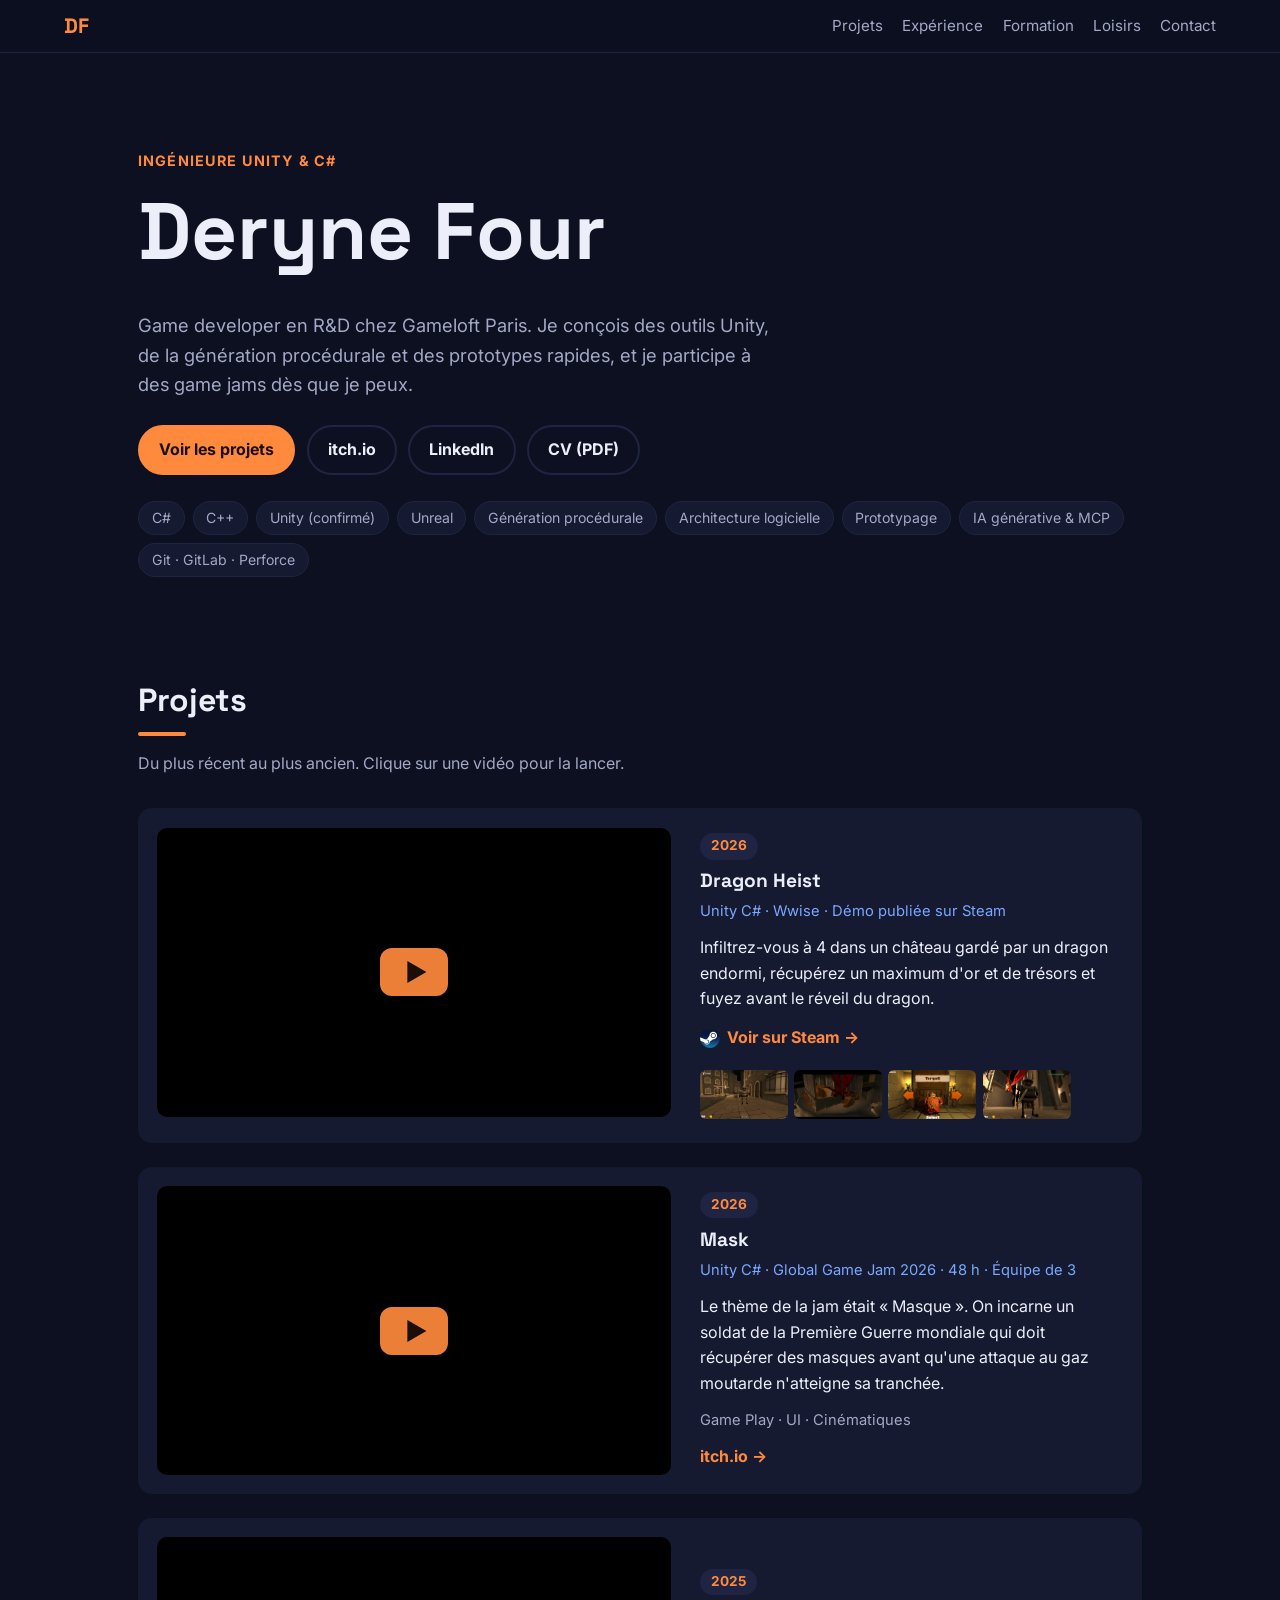
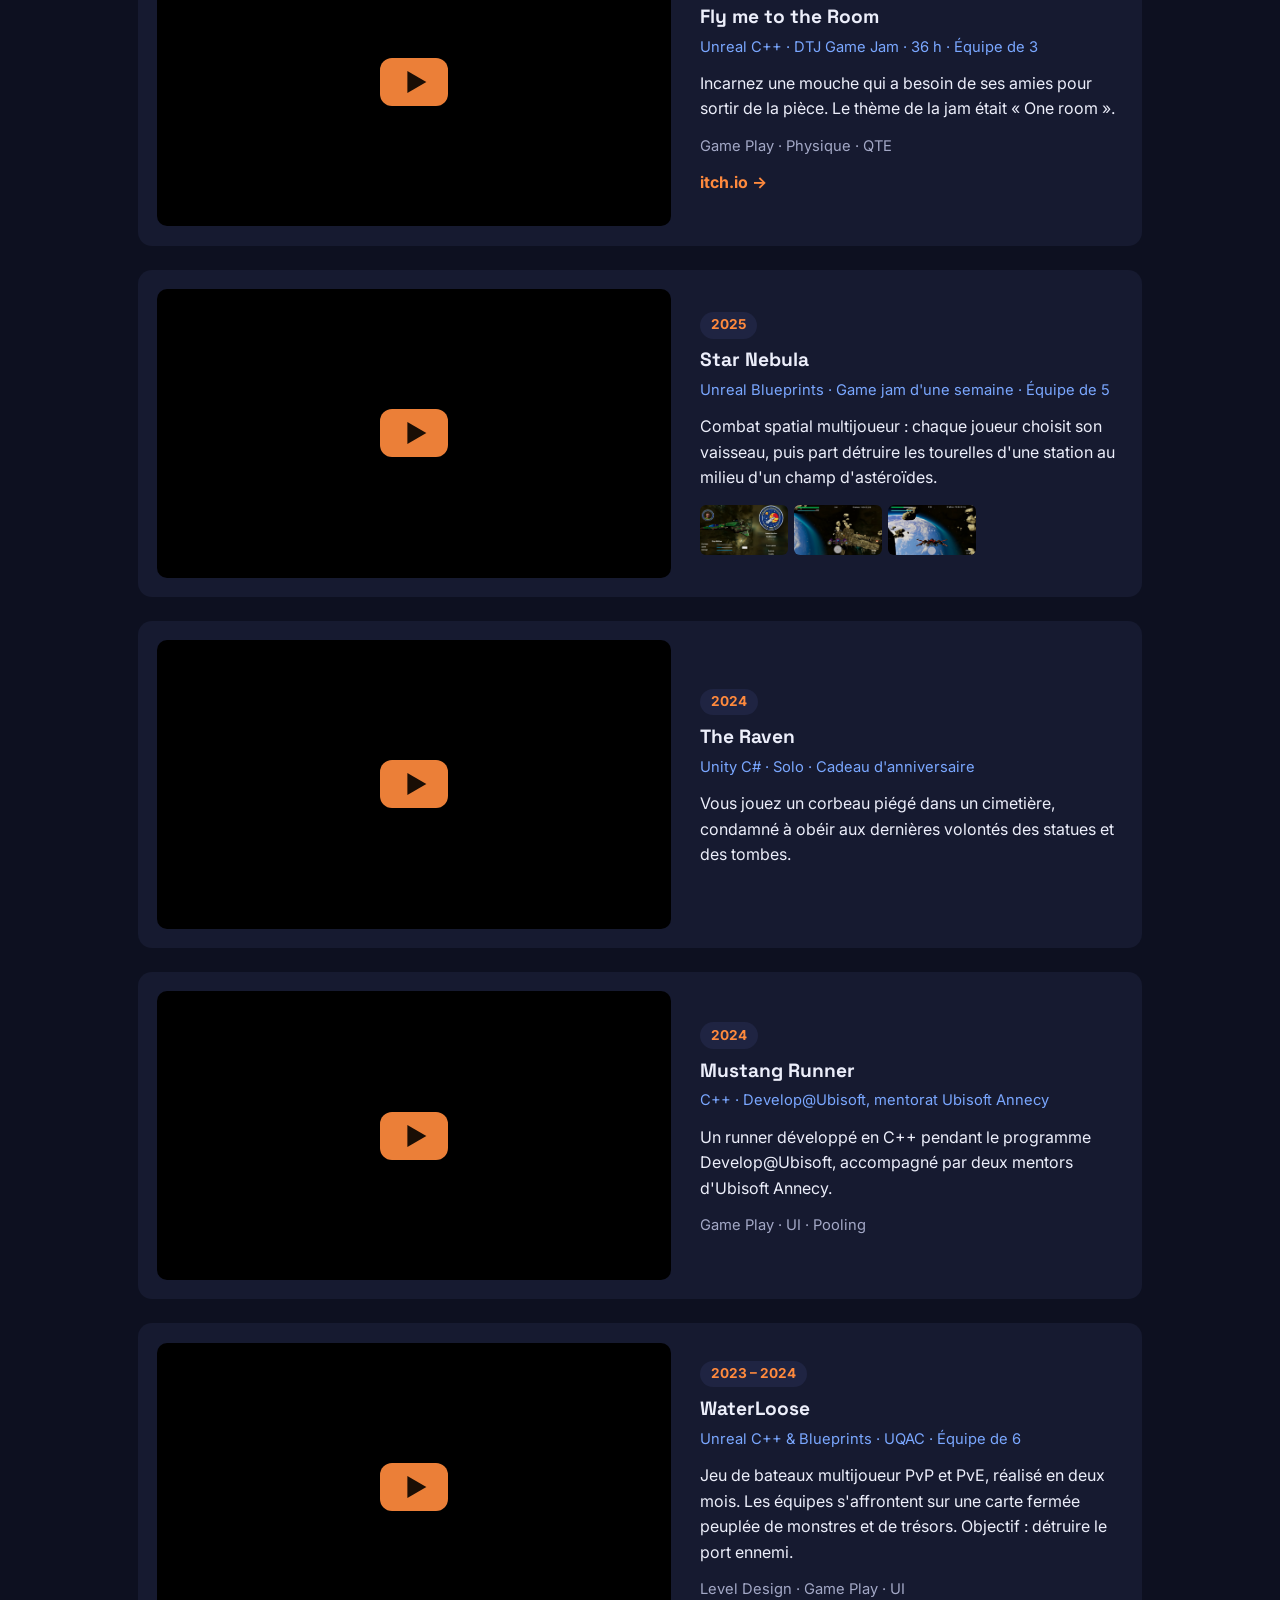
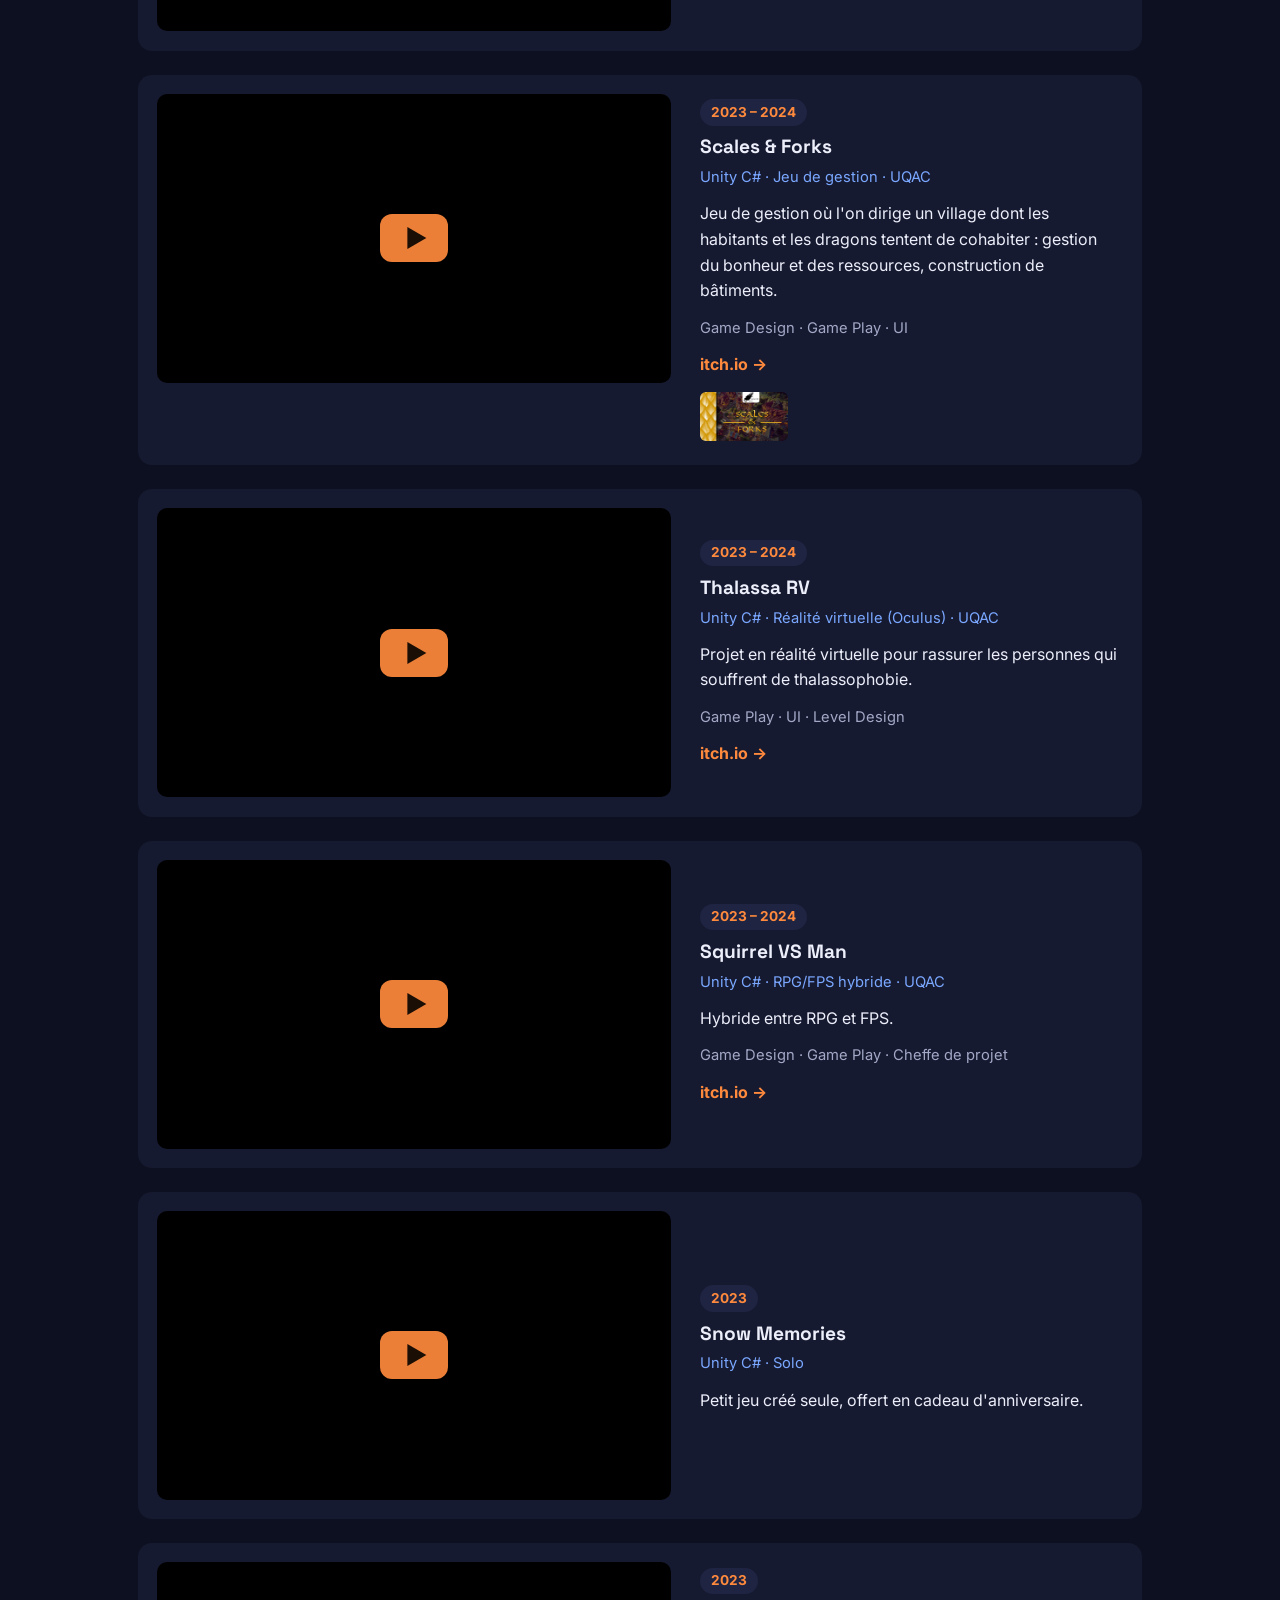
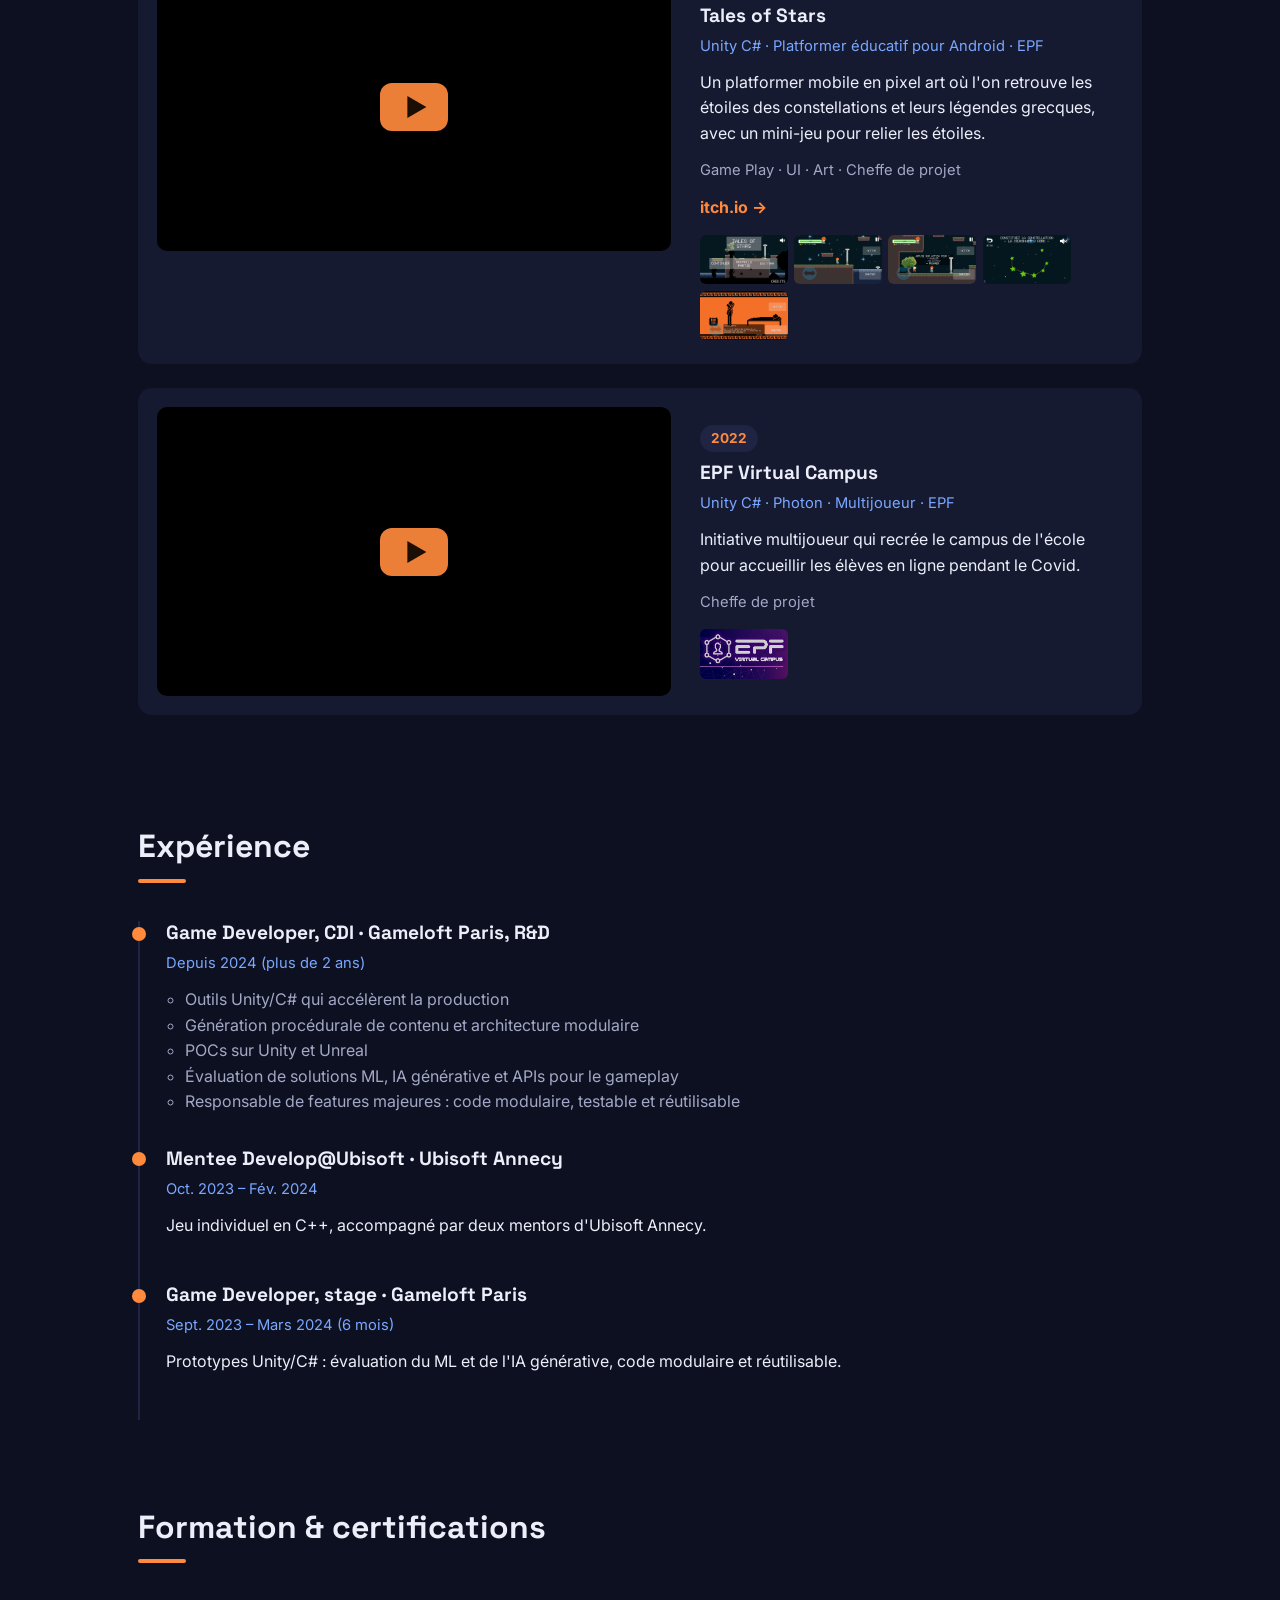
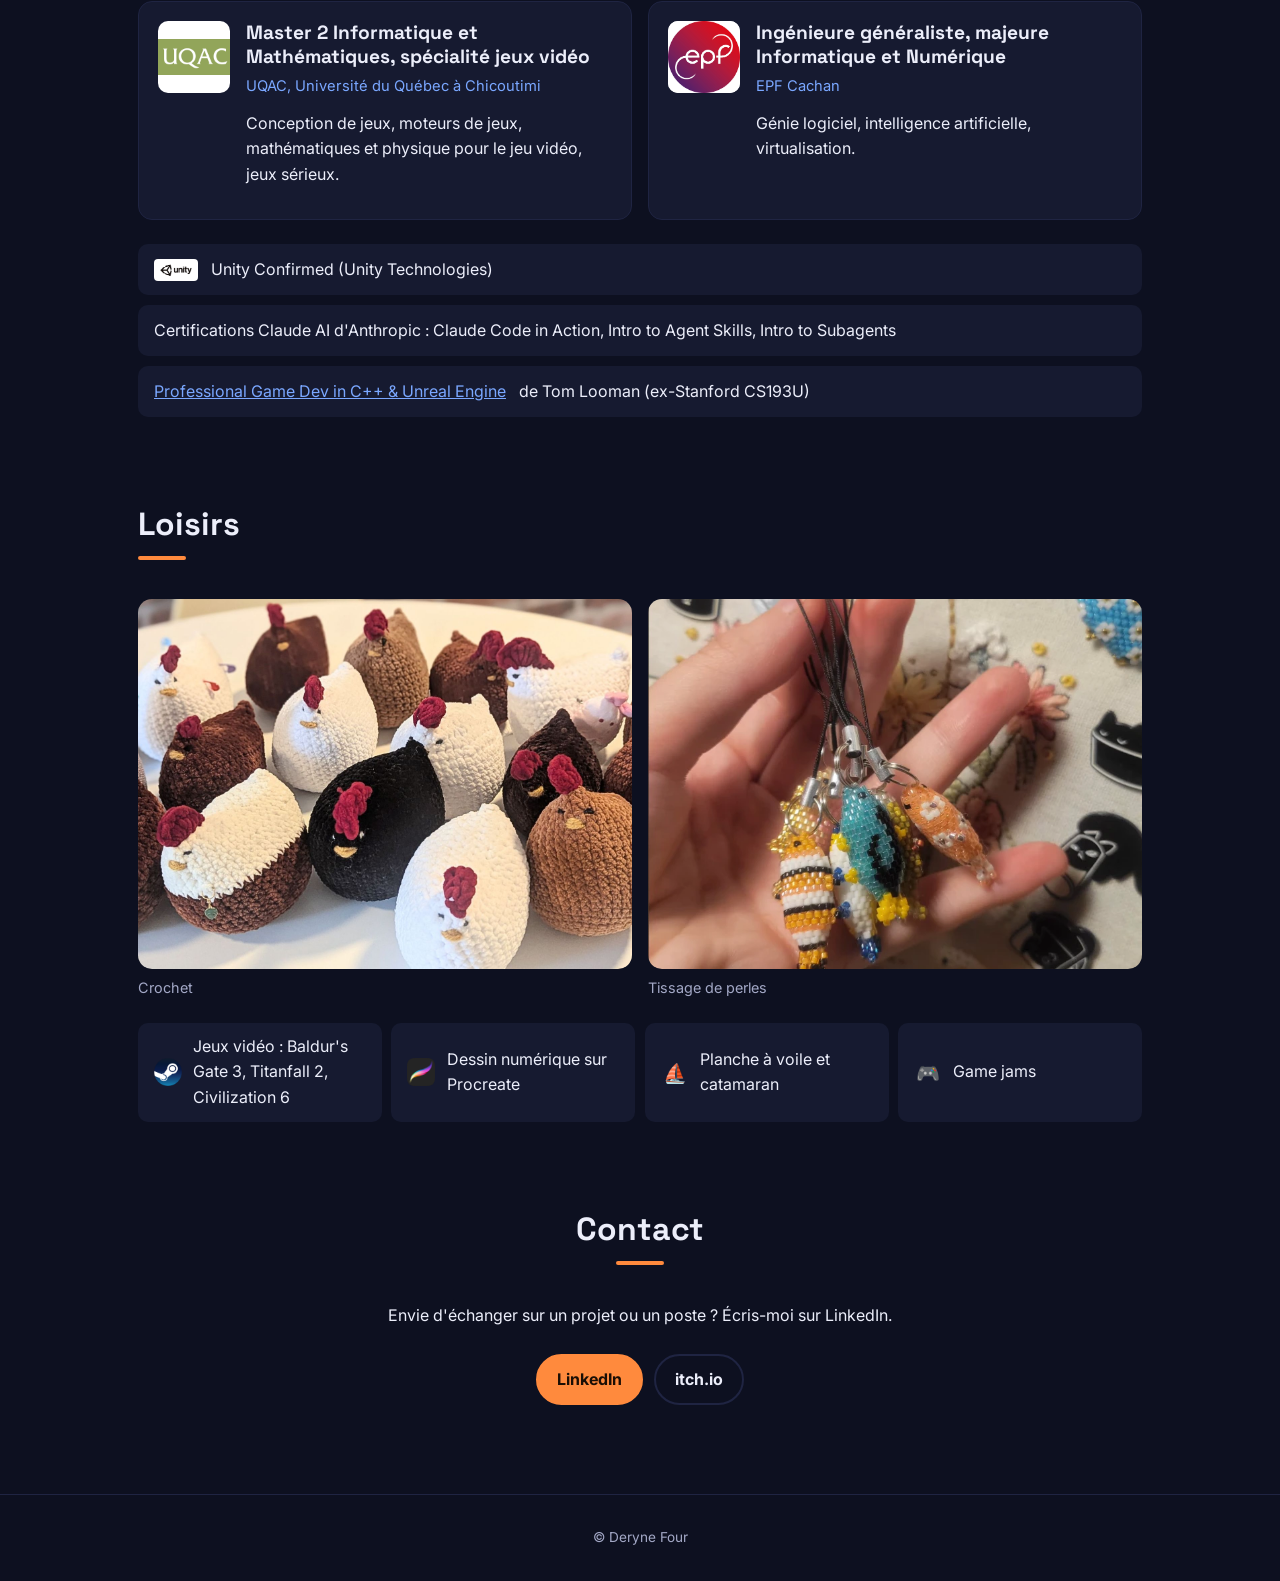
<file: portfolio/index.html>
<!doctype html>
<html lang="fr">
<head>
  <meta charset="utf-8">
  <meta name="viewport" content="width=device-width, initial-scale=1">
  <title>Deryne Four – Portfolio</title>
  <meta name="description" content="Portfolio de Deryne Four, ingénieure Unity & C# : génération procédurale, R&D, prototypage et game jams.">
  <link rel="preconnect" href="https://fonts.googleapis.com">
  <link rel="preconnect" href="https://fonts.gstatic.com" crossorigin>
  <link href="https://fonts.googleapis.com/css2?family=Inter:wght@400;500;700&family=Space+Grotesk:wght@500;700&display=swap" rel="stylesheet">
  <link rel="stylesheet" href="style.css">
</head>
<body>
  <header class="nav">
    <a class="nav__logo" href="#top">DF</a>
    <nav>
      <a href="#projets">Projets</a>
      <a href="#experience">Expérience</a>
      <a href="#formation">Formation</a>
      <a href="#loisirs">Loisirs</a>
      <a href="#contact">Contact</a>
    </nav>
  </header>

  <main id="top">
    <section class="hero">
      <p class="eyebrow">Ingénieure Unity &amp; C#</p>
      <h1>Deryne Four</h1>
      <p class="hero__lead">Game developer en R&amp;D chez Gameloft Paris. Je conçois des outils Unity, de la génération procédurale et des prototypes rapides, et je participe à des game jams dès que je peux.</p>
      <div class="hero__links">
        <a class="btn" href="#projets">Voir les projets</a>
        <a class="btn btn--ghost" href="https://chevrubis.itch.io" target="_blank" rel="noopener">itch.io</a>
        <a class="btn btn--ghost" href="https://www.linkedin.com/in/deryne-four/" target="_blank" rel="noopener">LinkedIn</a>
        <a class="btn btn--ghost" href="CV_Deryne_Four.pdf" target="_blank">CV (PDF)</a>
      </div>
      <ul class="tags">
        <li>C#</li><li>C++</li><li>Unity (confirmé)</li><li>Unreal</li>
        <li>Génération procédurale</li><li>Architecture logicielle</li><li>Prototypage</li>
        <li>IA générative &amp; MCP</li><li>Git · GitLab · Perforce</li>
      </ul>
    </section>

    <section id="projets">
      <h2>Projets</h2>
      <p class="section-lead">Du plus récent au plus ancien. Clique sur une vidéo pour la lancer.</p>

      <article class="project">
        <button class="video" data-yt="eHa63hYSk3M" aria-label="Lire la vidéo de Dragon Heist"></button>
        <div class="project__body">
          <p class="year">2026</p>
          <h3>Dragon Heist</h3>
          <p class="meta">Unity C# · Wwise · Démo publiée sur Steam</p>
          <p class="desc">Infiltrez-vous à 4 dans un château gardé par un dragon endormi, récupérez un maximum d'or et de trésors et fuyez avant le réveil du dragon.</p>
          <a class="link link--steam" href="https://store.steampowered.com/app/5049260/Dragon_Heist/" target="_blank" rel="noopener"><img src="images/logos/steam.webp" alt=""> Voir sur Steam →</a>
          <div class="thumbs">
            <img src="images/projets/dragon-heist-1.webp" alt="Chevalier dans les rues de la ville" loading="lazy">
            <img src="images/projets/dragon-heist-2.webp" alt="Dragon sur son trésor" loading="lazy">
            <img src="images/projets/dragon-heist-3.webp" alt="Sélection du personnage Torquil" loading="lazy">
            <img src="images/projets/dragon-heist-4.webp" alt="Chevalier face au dragon" loading="lazy">
          </div>
        </div>
      </article>

      <article class="project">
        <button class="video" data-yt="B4GymNxbt9g" aria-label="Lire la vidéo de Mask"></button>
        <div class="project__body">
          <p class="year">2026</p>
          <h3>Mask</h3>
          <p class="meta">Unity C# · Global Game Jam 2026 · 48 h · Équipe de 3</p>
          <p class="desc">Le thème de la jam était « Masque ». On incarne un soldat de la Première Guerre mondiale qui doit récupérer des masques avant qu'une attaque au gaz moutarde n'atteigne sa tranchée.</p>
          <p class="role">Game Play · UI · Cinématiques</p>
          <a class="link" href="https://chevrubis.itch.io/mask-arya-operation" target="_blank" rel="noopener">itch.io →</a>
        </div>
      </article>

      <article class="project">
        <button class="video" data-yt="cltRaqTl5Mg" aria-label="Lire la vidéo de Fly me to the Room"></button>
        <div class="project__body">
          <p class="year">2025</p>
          <h3>Fly me to the Room</h3>
          <p class="meta">Unreal C++ · DTJ Game Jam · 36 h · Équipe de 3</p>
          <p class="desc">Incarnez une mouche qui a besoin de ses amies pour sortir de la pièce. Le thème de la jam était « One room ».</p>
          <p class="role">Game Play · Physique · QTE</p>
          <a class="link" href="https://vraus.itch.io/fly-me-to-the-room" target="_blank" rel="noopener">itch.io →</a>
        </div>
      </article>

      <article class="project">
        <button class="video" data-yt="vIRRODfAk0g" aria-label="Lire la vidéo de Star Nebula"></button>
        <div class="project__body">
          <p class="year">2025</p>
          <h3>Star Nebula</h3>
          <p class="meta">Unreal Blueprints · Game jam d'une semaine · Équipe de 5</p>
          <p class="desc">Combat spatial multijoueur : chaque joueur choisit son vaisseau, puis part détruire les tourelles d'une station au milieu d'un champ d'astéroïdes.</p>
          <div class="thumbs">
            <img src="images/projets/star-nebula-1.webp" alt="Menu de sélection du vaisseau" loading="lazy">
            <img src="images/projets/star-nebula-2.webp" alt="Attaque d'une station spatiale" loading="lazy">
            <img src="images/projets/star-nebula-3.webp" alt="Vaisseau devant la Terre et des astéroïdes" loading="lazy">
          </div>
        </div>
      </article>

      <article class="project">
        <button class="video" data-yt="gVHDz8_UDx8" aria-label="Lire la vidéo de The Raven"></button>
        <div class="project__body">
          <p class="year">2024</p>
          <h3>The Raven</h3>
          <p class="meta">Unity C# · Solo · Cadeau d'anniversaire</p>
          <p class="desc">Vous jouez un corbeau piégé dans un cimetière, condamné à obéir aux dernières volontés des statues et des tombes.</p>
        </div>
      </article>

      <article class="project">
        <button class="video" data-yt="jNiAygSIh3o" aria-label="Lire la vidéo de Mustang Runner"></button>
        <div class="project__body">
          <p class="year">2024</p>
          <h3>Mustang Runner</h3>
          <p class="meta">C++ · Develop@Ubisoft, mentorat Ubisoft Annecy</p>
          <p class="desc">Un runner développé en C++ pendant le programme Develop@Ubisoft, accompagné par deux mentors d'Ubisoft Annecy.</p>
          <p class="role">Game Play · UI · Pooling</p>
        </div>
      </article>

      <article class="project">
        <button class="video" data-yt="ufqxh2Q9vwQ" aria-label="Lire la vidéo de WaterLoose"></button>
        <div class="project__body">
          <p class="year">2023 – 2024</p>
          <h3>WaterLoose</h3>
          <p class="meta">Unreal C++ &amp; Blueprints · UQAC · Équipe de 6</p>
          <p class="desc">Jeu de bateaux multijoueur PvP et PvE, réalisé en deux mois. Les équipes s'affrontent sur une carte fermée peuplée de monstres et de trésors. Objectif : détruire le port ennemi.</p>
          <p class="role">Level Design · Game Play · UI</p>
        </div>
      </article>

      <article class="project">
        <button class="video" data-yt="wqnSLnF5Rcc" aria-label="Lire la vidéo de Scales &amp; Forks"></button>
        <div class="project__body">
          <p class="year">2023 – 2024</p>
          <h3>Scales &amp; Forks</h3>
          <p class="meta">Unity C# · Jeu de gestion · UQAC</p>
          <p class="desc">Jeu de gestion où l'on dirige un village dont les habitants et les dragons tentent de cohabiter : gestion du bonheur et des ressources, construction de bâtiments.</p>
          <p class="role">Game Design · Game Play · UI</p>
          <a class="link" href="https://chevrubis.itch.io/scales-forks" target="_blank" rel="noopener">itch.io →</a>
          <div class="thumbs">
            <img src="images/projets/scales-cover.webp" alt="Affiche de Scales &amp; Forks" loading="lazy">
          </div>
        </div>
      </article>

      <article class="project">
        <button class="video" data-yt="MAafIw4F0PQ" aria-label="Lire la vidéo de Thalassa RV"></button>
        <div class="project__body">
          <p class="year">2023 – 2024</p>
          <h3>Thalassa RV</h3>
          <p class="meta">Unity C# · Réalité virtuelle (Oculus) · UQAC</p>
          <p class="desc">Projet en réalité virtuelle pour rassurer les personnes qui souffrent de thalassophobie.</p>
          <p class="role">Game Play · UI · Level Design</p>
          <a class="link" href="https://chevrubis.itch.io/thalassa-rv" target="_blank" rel="noopener">itch.io →</a>
        </div>
      </article>

      <article class="project">
        <button class="video" data-yt="RU5ATIRwp10" aria-label="Lire la vidéo de Squirrel VS Man"></button>
        <div class="project__body">
          <p class="year">2023 – 2024</p>
          <h3>Squirrel VS Man</h3>
          <p class="meta">Unity C# · RPG/FPS hybride · UQAC</p>
          <p class="desc">Hybride entre RPG et FPS.</p>
          <p class="role">Game Design · Game Play · Cheffe de projet</p>
          <a class="link" href="https://chevrubis.itch.io/squirrel-vs-man" target="_blank" rel="noopener">itch.io →</a>
        </div>
      </article>

      <article class="project">
        <button class="video" data-yt="BtSh83b8zgo" aria-label="Lire la vidéo de Snow Memories"></button>
        <div class="project__body">
          <p class="year">2023</p>
          <h3>Snow Memories</h3>
          <p class="meta">Unity C# · Solo</p>
          <p class="desc">Petit jeu créé seule, offert en cadeau d'anniversaire.</p>
        </div>
      </article>

      <article class="project">
        <button class="video" data-yt="1OfIG6QMp6U" aria-label="Lire la vidéo de Tales of Stars"></button>
        <div class="project__body">
          <p class="year">2023</p>
          <h3>Tales of Stars</h3>
          <p class="meta">Unity C# · Platformer éducatif pour Android · EPF</p>
          <p class="desc">Un platformer mobile en pixel art où l'on retrouve les étoiles des constellations et leurs légendes grecques, avec un mini-jeu pour relier les étoiles.</p>
          <p class="role">Game Play · UI · Art · Cheffe de projet</p>
          <a class="link" href="https://chevrubis.itch.io/tales-of-stars" target="_blank" rel="noopener">itch.io →</a>
          <div class="thumbs">
            <img src="images/projets/tales-2.jpg" alt="Écran titre de Tales of Stars" loading="lazy">
            <img src="images/projets/tales-4.jpg" alt="Niveau du Cygne" loading="lazy">
            <img src="images/projets/tales-5.jpg" alt="Tutoriel des actions" loading="lazy">
            <img src="images/projets/tales-3.jpg" alt="Mini-jeu de la Couronne du Nord" loading="lazy">
            <img src="images/projets/tales-1.jpg" alt="Dialogue sur la constellation de la Lyre" loading="lazy">
          </div>
        </div>
      </article>

      <article class="project">
        <button class="video" data-yt="bChaX3UtrPw" aria-label="Lire la vidéo de Virtual Campus"></button>
        <div class="project__body">
          <p class="year">2022</p>
          <h3>EPF Virtual Campus</h3>
          <p class="meta">Unity C# · Photon · Multijoueur · EPF</p>
          <p class="desc">Initiative multijoueur qui recrée le campus de l'école pour accueillir les élèves en ligne pendant le Covid.</p>
          <p class="role">Cheffe de projet</p>
          <div class="thumbs">
            <img src="images/projets/epf-virtual-campus.png" alt="Logo EPF Virtual Campus" loading="lazy">
          </div>
        </div>
      </article>
    </section>

    <section id="experience">
      <h2>Expérience</h2>
      <ol class="timeline">
        <li>
          <h3>Game Developer, CDI · Gameloft Paris, R&amp;D</h3>
          <p class="meta">Depuis 2024 (plus de 2 ans)</p>
          <ul>
            <li>Outils Unity/C# qui accélèrent la production</li>
            <li>Génération procédurale de contenu et architecture modulaire</li>
            <li>POCs sur Unity et Unreal</li>
            <li>Évaluation de solutions ML, IA générative et APIs pour le gameplay</li>
            <li>Responsable de features majeures : code modulaire, testable et réutilisable</li>
          </ul>
        </li>
        <li>
          <h3>Mentee Develop@Ubisoft · Ubisoft Annecy</h3>
          <p class="meta">Oct. 2023 – Fév. 2024</p>
          <p>Jeu individuel en C++, accompagné par deux mentors d'Ubisoft Annecy.</p>
        </li>
        <li>
          <h3>Game Developer, stage · Gameloft Paris</h3>
          <p class="meta">Sept. 2023 – Mars 2024 (6 mois)</p>
          <p>Prototypes Unity/C# : évaluation du ML et de l'IA générative, code modulaire et réutilisable.</p>
        </li>
      </ol>
    </section>

    <section id="formation">
      <h2>Formation &amp; certifications</h2>
      <div class="grid grid--2">
        <article class="card card--logo">
          <img src="images/logos/uqac.gif" alt="Logo UQAC">
          <div>
            <h3>Master 2 Informatique et Mathématiques, spécialité jeux vidéo</h3>
            <p class="meta">UQAC, Université du Québec à Chicoutimi</p>
            <p>Conception de jeux, moteurs de jeux, mathématiques et physique pour le jeu vidéo, jeux sérieux.</p>
          </div>
        </article>
        <article class="card card--logo">
          <img src="images/logos/epf.jpg" alt="Logo EPF">
          <div>
            <h3>Ingénieure généraliste, majeure Informatique et Numérique</h3>
            <p class="meta">EPF Cachan</p>
            <p>Génie logiciel, intelligence artificielle, virtualisation.</p>
          </div>
        </article>
      </div>
      <ul class="certs">
        <li><img src="images/logos/unity.png" alt="" class="certs__logo"> Unity Confirmed (Unity Technologies)</li>
        <li>Certifications Claude AI d'Anthropic : Claude Code in Action, Intro to Agent Skills, Intro to Subagents</li>
        <li><a href="https://courses.tomlooman.com/p/unrealengine-cpp" target="_blank" rel="noopener">Professional Game Dev in C++ &amp; Unreal Engine</a> de Tom Looman (ex-Stanford CS193U)</li>
      </ul>
    </section>

    <section id="loisirs">
      <h2>Loisirs</h2>
      <div class="hobbies">
        <figure>
          <img src="images/loisirs/crochet.jpg" alt="Poules en crochet" loading="lazy">
          <figcaption>Crochet</figcaption>
        </figure>
        <figure>
          <img src="images/loisirs/perles.webp" alt="Porte-clés poissons en perles" loading="lazy">
          <figcaption>Tissage de perles</figcaption>
        </figure>
      </div>
      <ul class="hobby-list">
        <li><img src="images/logos/steam.webp" alt=""> Jeux vidéo : Baldur's Gate 3, Titanfall 2, Civilization 6</li>
        <li><img src="images/logos/procreate.png" alt=""> Dessin numérique sur Procreate</li>
        <li><span class="dot">⛵</span> Planche à voile et catamaran</li>
        <li><span class="dot">🎮</span> Game jams</li>
      </ul>
    </section>

    <section id="contact" class="contact">
      <h2>Contact</h2>
      <p>Envie d'échanger sur un projet ou un poste ? Écris-moi sur LinkedIn.</p>
      <div class="hero__links">
        <a class="btn" href="https://www.linkedin.com/in/deryne-four/" target="_blank" rel="noopener">LinkedIn</a>
        <a class="btn btn--ghost" href="https://chevrubis.itch.io" target="_blank" rel="noopener">itch.io</a>
      </div>
    </section>
  </main>

  <footer>© Deryne Four</footer>

  <dialog id="lightbox"><img alt=""><button aria-label="Fermer">×</button></dialog>
  <script>
    const box = document.getElementById('lightbox');
    document.querySelectorAll('.video').forEach(btn => {
      const id = btn.dataset.yt;
      btn.style.backgroundImage = `url(https://i.ytimg.com/vi/${id}/hqdefault.jpg)`;
      btn.addEventListener('click', () => {
        const frame = document.createElement('iframe');
        frame.src = `https://www.youtube-nocookie.com/embed/${id}?autoplay=1`;
        frame.title = btn.getAttribute('aria-label');
        frame.allow = 'autoplay; encrypted-media; picture-in-picture; fullscreen';
        frame.className = 'video';
        btn.replaceWith(frame);
      });
    });
    document.querySelectorAll('.thumbs img, .hobbies img').forEach(img => {
      img.addEventListener('click', () => {
        box.querySelector('img').src = img.src;
        box.querySelector('img').alt = img.alt;
        box.showModal();
      });
    });
    box.addEventListener('click', () => box.close());
  </script>
</body>
</html>
</file>
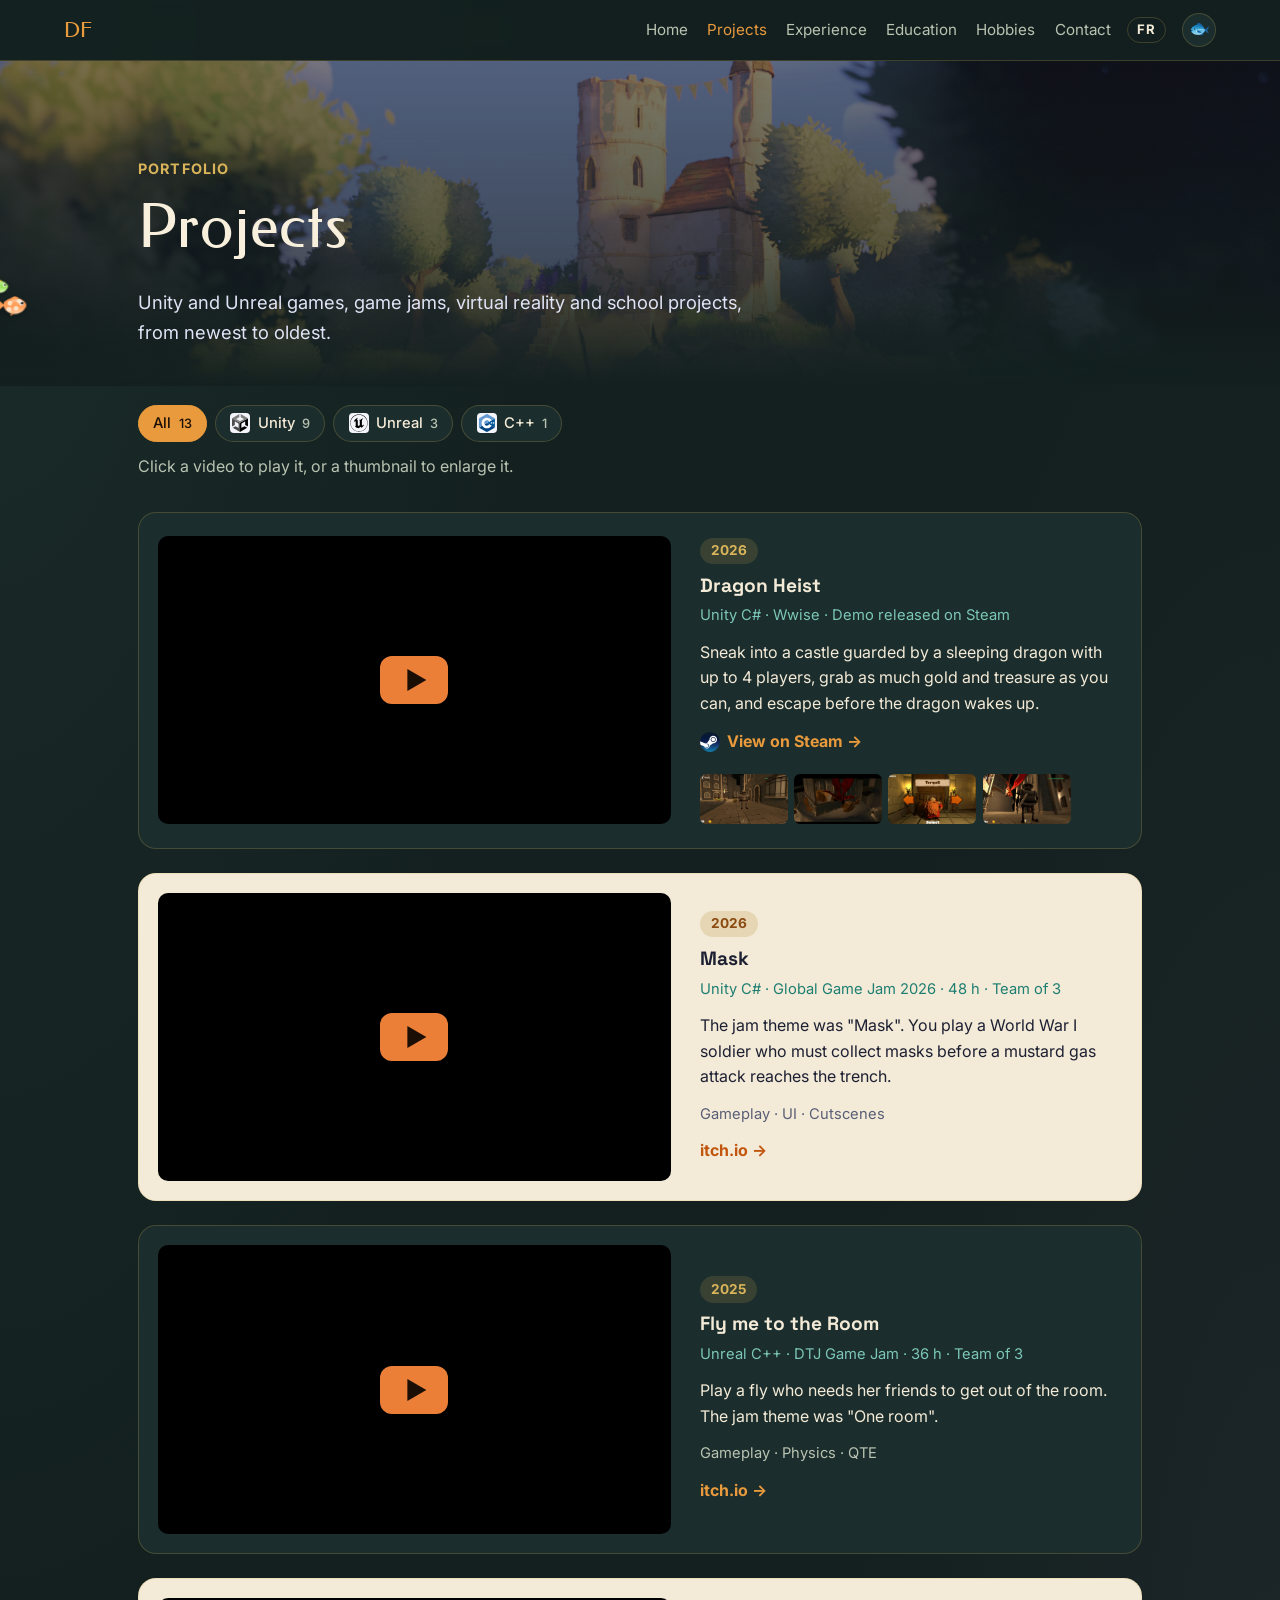
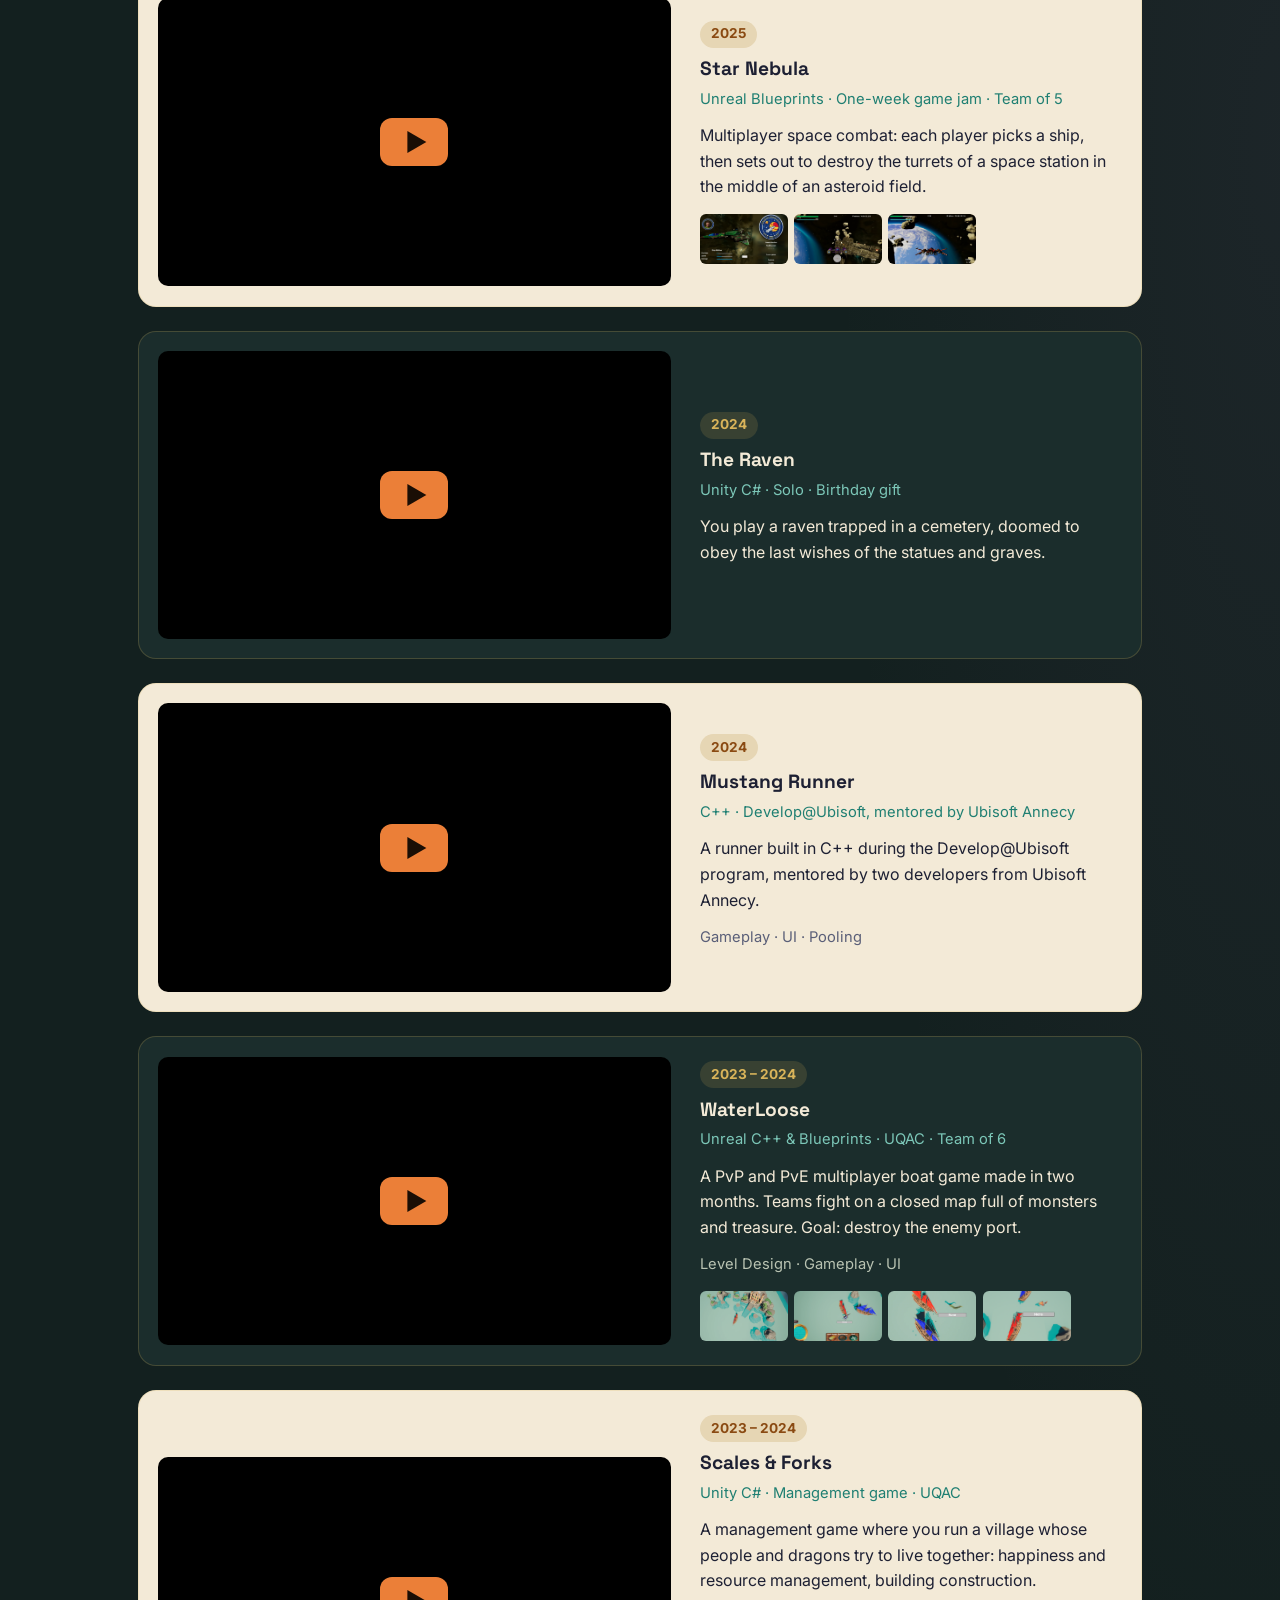
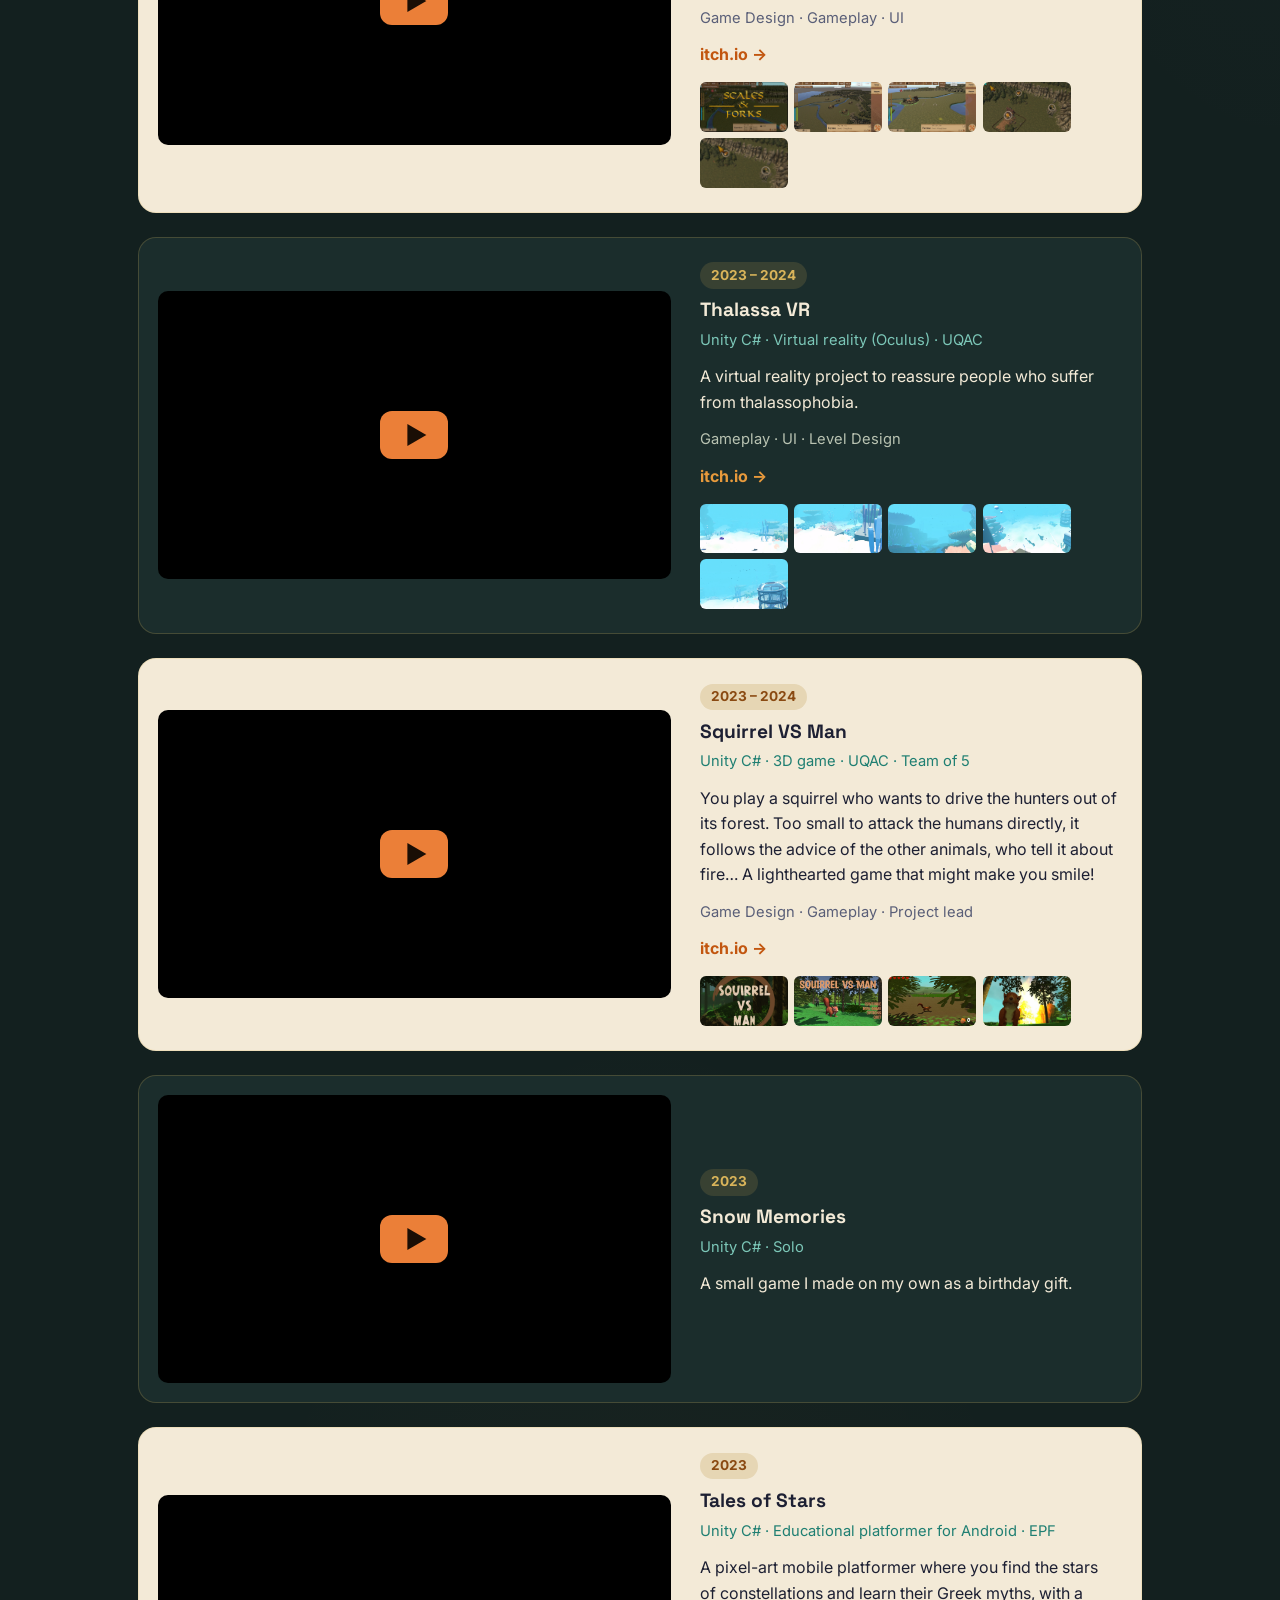
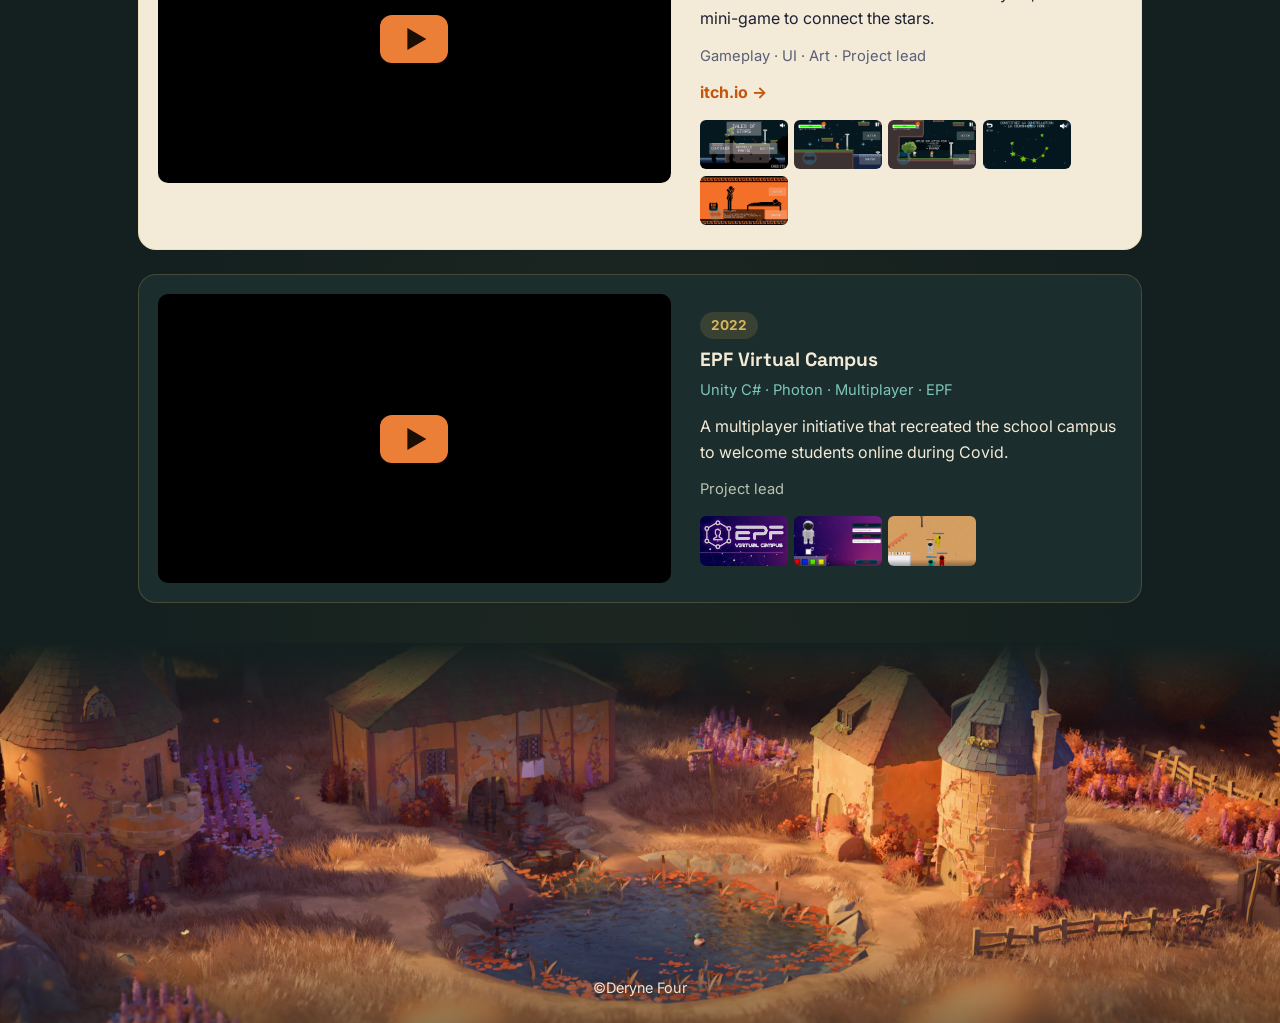
<file: projects.html>
<!doctype html>
<html lang="en">
<head>
  <meta charset="utf-8">
  <meta name="viewport" content="width=device-width, initial-scale=1">
  <title>Projects – Deryne Four</title>
  <meta name="description" content="All of Deryne Four's projects: Unity and Unreal games, game jams, VR and school projects, with videos.">
  <link rel="preconnect" href="https://fonts.googleapis.com">
  <link rel="preconnect" href="https://fonts.gstatic.com" crossorigin>
  <link href="https://fonts.googleapis.com/css2?family=Federo&family=Inter:wght@400;500;700&family=Space+Grotesk:wght@500;700&display=swap" rel="stylesheet">
  <link rel="stylesheet" href="style.css">
  <link rel="alternate" hreflang="en" href="https://deryne.github.io/Portfolio/projects.html">
  <link rel="alternate" hreflang="fr" href="https://deryne.github.io/Portfolio/fr/projets.html">
</head>
<body>
  <header class="nav">
    <a class="nav__logo" href="index.html" translate="no">DF</a>
    <nav>
      <a href="index.html">Home</a>
      <a href="projects.html" aria-current="page">Projects</a>
      <a href="index.html#experience">Experience</a>
      <a href="index.html#formation">Education</a>
      <a href="index.html#loisirs">Hobbies</a>
      <a href="index.html#contact">Contact</a>
    </nav>
        <a class="lang" href="fr/projets.html" hreflang="fr" lang="fr" title="Version française">FR</a>
  </header>

  <div class="banner banner--small" id="top">
    <section class="hero">
      <p class="eyebrow">Portfolio</p>
      <h1>Projects</h1>
      <p class="hero__lead">Unity and Unreal games, game jams, virtual reality and school projects, from newest to oldest.</p>
    </section>
  </div>

  <main>
    <section id="projets">
      <div class="filters" role="group" aria-label="Filter by engine">
        <button class="filter is-active" data-filter="all" aria-pressed="true">All <span class="filter__count"></span></button>
        <button class="filter" data-filter="unity" aria-pressed="false"><img src="images/outils/unity.svg" alt=""> Unity <span class="filter__count"></span></button>
        <button class="filter" data-filter="unreal" aria-pressed="false"><img src="images/outils/unreal.svg" alt=""> Unreal <span class="filter__count"></span></button>
        <button class="filter" data-filter="cpp" aria-pressed="false"><img src="images/outils/cplusplus.svg" alt=""> C++ <span class="filter__count"></span></button>
      </div>
      <p class="section-lead">Click a video to play it, or a thumbnail to enlarge it.</p>

      <article class="project" id="dragon-heist" data-engine="unity">
        <button class="video" data-yt="eHa63hYSk3M" aria-label="Play the Dragon Heist video"></button>
        <div class="project__body">
          <p class="year">2026</p>
          <h3>Dragon Heist</h3>
          <p class="meta">Unity C# · Wwise · Demo released on Steam</p>
          <p class="desc">Sneak into a castle guarded by a sleeping dragon with up to 4 players, grab as much gold and treasure as you can, and escape before the dragon wakes up.</p>
          <a class="link link--steam" href="https://store.steampowered.com/app/5049260/Dragon_Heist/" target="_blank" rel="noopener"><img src="images/logos/steam.webp" alt=""> View on Steam →</a>
          <div class="thumbs">
            <img src="images/projets/dragon-heist-1.webp" alt="Knight in the city streets" loading="lazy">
            <img src="images/projets/dragon-heist-2.webp" alt="Dragon on its treasure" loading="lazy">
            <img src="images/projets/dragon-heist-3.webp" alt="Selecting the character Torquil" loading="lazy">
            <img src="images/projets/dragon-heist-4.webp" alt="Knight facing the dragon" loading="lazy">
          </div>
        </div>
      </article>

      <article class="project" id="mask" data-engine="unity">
        <button class="video" data-yt="B4GymNxbt9g" aria-label="Play the Mask video"></button>
        <div class="project__body">
          <p class="year">2026</p>
          <h3>Mask</h3>
          <p class="meta">Unity C# · Global Game Jam 2026 · 48 h · Team of 3</p>
          <p class="desc">The jam theme was "Mask". You play a World War I soldier who must collect masks before a mustard gas attack reaches the trench.</p>
          <p class="role">Gameplay · UI · Cutscenes</p>
          <a class="link" href="https://chevrubis.itch.io/mask-arya-operation" target="_blank" rel="noopener">itch.io →</a>
        </div>
      </article>

      <article class="project" id="fly-me-to-the-room" data-engine="unreal">
        <button class="video" data-yt="cltRaqTl5Mg" aria-label="Play the Fly me to the Room video"></button>
        <div class="project__body">
          <p class="year">2025</p>
          <h3>Fly me to the Room</h3>
          <p class="meta">Unreal C++ · DTJ Game Jam · 36 h · Team of 3</p>
          <p class="desc">Play a fly who needs her friends to get out of the room. The jam theme was "One room".</p>
          <p class="role">Gameplay · Physics · QTE</p>
          <a class="link" href="https://vraus.itch.io/fly-me-to-the-room" target="_blank" rel="noopener">itch.io →</a>
        </div>
      </article>

      <article class="project" id="star-nebula" data-engine="unreal">
        <button class="video" data-yt="vIRRODfAk0g" aria-label="Play the Star Nebula video"></button>
        <div class="project__body">
          <p class="year">2025</p>
          <h3>Star Nebula</h3>
          <p class="meta">Unreal Blueprints · One-week game jam · Team of 5</p>
          <p class="desc">Multiplayer space combat: each player picks a ship, then sets out to destroy the turrets of a space station in the middle of an asteroid field.</p>
          <div class="thumbs">
            <img src="images/projets/star-nebula-1.webp" alt="Ship selection menu" loading="lazy">
            <img src="images/projets/star-nebula-2.webp" alt="Attacking a space station" loading="lazy">
            <img src="images/projets/star-nebula-3.webp" alt="Ship in front of the Earth and asteroids" loading="lazy">
          </div>
        </div>
      </article>

      <article class="project" id="the-raven" data-engine="unity">
        <button class="video" data-yt="gVHDz8_UDx8" aria-label="Play the The Raven video"></button>
        <div class="project__body">
          <p class="year">2024</p>
          <h3>The Raven</h3>
          <p class="meta">Unity C# · Solo · Birthday gift</p>
          <p class="desc">You play a raven trapped in a cemetery, doomed to obey the last wishes of the statues and graves.</p>
        </div>
      </article>

      <article class="project" id="mustang-runner" data-engine="cpp">
        <button class="video" data-yt="jNiAygSIh3o" aria-label="Play the Mustang Runner video"></button>
        <div class="project__body">
          <p class="year">2024</p>
          <h3>Mustang Runner</h3>
          <p class="meta">C++ · Develop@Ubisoft, mentored by Ubisoft Annecy</p>
          <p class="desc">A runner built in C++ during the Develop@Ubisoft program, mentored by two developers from Ubisoft Annecy.</p>
          <p class="role">Gameplay · UI · Pooling</p>
        </div>
      </article>

      <article class="project" id="waterloose" data-engine="unreal">
        <button class="video" data-yt="ufqxh2Q9vwQ" aria-label="Play the WaterLoose video"></button>
        <div class="project__body">
          <p class="year">2023 – 2024</p>
          <h3>WaterLoose</h3>
          <p class="meta">Unreal C++ &amp; Blueprints · UQAC · Team of 6</p>
          <p class="desc">A PvP and PvE multiplayer boat game made in two months. Teams fight on a closed map full of monsters and treasure. Goal: destroy the enemy port.</p>
          <p class="role">Level Design · Gameplay · UI</p>
          <div class="thumbs">
            <img src="images/projets/waterloose-1.webp" alt="Red ship near the enemy port" loading="lazy">
            <img src="images/projets/waterloose-2.webp" alt="Red and blue ships facing a sea monster, with power-ups" loading="lazy">
            <img src="images/projets/waterloose-3.webp" alt="Two ships fighting" loading="lazy">
            <img src="images/projets/waterloose-4.png" alt="Ships and a sea monster seen from above" loading="lazy">
          </div>
        </div>
      </article>

      <article class="project" id="scales-and-forks" data-engine="unity">
        <button class="video" data-yt="wqnSLnF5Rcc" aria-label="Play the Scales &amp; Forks video"></button>
        <div class="project__body">
          <p class="year">2023 – 2024</p>
          <h3>Scales &amp; Forks</h3>
          <p class="meta">Unity C# · Management game · UQAC</p>
          <p class="desc">A management game where you run a village whose people and dragons try to live together: happiness and resource management, building construction.</p>
          <p class="role">Game Design · Gameplay · UI</p>
          <a class="link" href="https://chevrubis.itch.io/scales-forks" target="_blank" rel="noopener">itch.io →</a>
          <div class="thumbs">
            <img src="images/projets/scales-titre.webp" alt="Scales &amp; Forks title over a view of the village" loading="lazy">
            <img src="images/projets/scales-3.webp" alt="Farms built along the river" loading="lazy">
            <img src="images/projets/scales-4.webp" alt="Villagers around a farm" loading="lazy">
            <img src="images/projets/scales-1.png" alt="Village farm and resources seen from above" loading="lazy">
            <img src="images/projets/scales-2.png" alt="Resources to gather at the foot of the cliffs" loading="lazy">
          </div>
        </div>
      </article>

      <article class="project" id="thalassa-rv" data-engine="unity">
        <button class="video" data-yt="MAafIw4F0PQ" aria-label="Play the Thalassa VR video"></button>
        <div class="project__body">
          <p class="year">2023 – 2024</p>
          <h3>Thalassa VR</h3>
          <p class="meta">Unity C# · Virtual reality (Oculus) · UQAC</p>
          <p class="desc">A virtual reality project to reassure people who suffer from thalassophobia.</p>
          <p class="role">Gameplay · UI · Level Design</p>
          <a class="link" href="https://chevrubis.itch.io/thalassa-rv" target="_blank" rel="noopener">itch.io →</a>
          <div class="thumbs">
            <img src="images/projets/thalassa-1.webp" alt="Sandy seabed with fish and coral" loading="lazy">
            <img src="images/projets/thalassa-2.webp" alt="Colorful coral reef" loading="lazy">
            <img src="images/projets/thalassa-3.webp" alt="Large table corals in turquoise water" loading="lazy">
            <img src="images/projets/thalassa-4.webp" alt="Looking down at the seabed and a diving cage" loading="lazy">
            <img src="images/projets/thalassa-5.webp" alt="Diving cage among the corals" loading="lazy">
          </div>
        </div>
      </article>

      <article class="project" id="squirrel-vs-man" data-engine="unity">
        <button class="video" data-yt="RU5ATIRwp10" aria-label="Play the Squirrel VS Man video"></button>
        <div class="project__body">
          <p class="year">2023 – 2024</p>
          <h3>Squirrel VS Man</h3>
          <p class="meta">Unity C# · 3D game · UQAC · Team of 5</p>
          <p class="desc">You play a squirrel who wants to drive the hunters out of its forest. Too small to attack the humans directly, it follows the advice of the other animals, who tell it about fire… A lighthearted game that might make you smile!</p>
          <p class="role">Game Design · Gameplay · Project lead</p>
          <a class="link" href="https://chevrubis.itch.io/squirrel-vs-man" target="_blank" rel="noopener">itch.io →</a>
          <div class="thumbs">
            <img src="images/projets/squirrel-cover.png" alt="Squirrel VS Man logo" loading="lazy">
            <img src="images/projets/squirrel-1.webp" alt="Title screen with the squirrel and the hunters" loading="lazy">
            <img src="images/projets/squirrel-2.png" alt="The squirrel crossing a clearing" loading="lazy">
            <img src="images/projets/squirrel-3.webp" alt="The squirrel in front of the burning forest" loading="lazy">
          </div>
        </div>
      </article>

      <article class="project" id="snow-memories" data-engine="unity">
        <button class="video" data-yt="BtSh83b8zgo" aria-label="Play the Snow Memories video"></button>
        <div class="project__body">
          <p class="year">2023</p>
          <h3>Snow Memories</h3>
          <p class="meta">Unity C# · Solo</p>
          <p class="desc">A small game I made on my own as a birthday gift.</p>
        </div>
      </article>

      <article class="project" id="tales-of-stars" data-engine="unity">
        <button class="video" data-yt="1OfIG6QMp6U" aria-label="Play the Tales of Stars video"></button>
        <div class="project__body">
          <p class="year">2023</p>
          <h3>Tales of Stars</h3>
          <p class="meta">Unity C# · Educational platformer for Android · EPF</p>
          <p class="desc">A pixel-art mobile platformer where you find the stars of constellations and learn their Greek myths, with a mini-game to connect the stars.</p>
          <p class="role">Gameplay · UI · Art · Project lead</p>
          <a class="link" href="https://chevrubis.itch.io/tales-of-stars" target="_blank" rel="noopener">itch.io →</a>
          <div class="thumbs">
            <img src="images/projets/tales-2.jpg" alt="Tales of Stars title screen" loading="lazy">
            <img src="images/projets/tales-4.jpg" alt="The Swan level" loading="lazy">
            <img src="images/projets/tales-5.jpg" alt="Controls tutorial" loading="lazy">
            <img src="images/projets/tales-3.jpg" alt="Northern Crown mini-game" loading="lazy">
            <img src="images/projets/tales-1.jpg" alt="Dialogue about the Lyra constellation" loading="lazy">
          </div>
        </div>
      </article>

      <article class="project" id="virtual-campus" data-engine="unity">
        <button class="video" data-yt="bChaX3UtrPw" aria-label="Play the Virtual Campus video"></button>
        <div class="project__body">
          <p class="year">2022</p>
          <h3>EPF Virtual Campus</h3>
          <p class="meta">Unity C# · Photon · Multiplayer · EPF</p>
          <p class="desc">A multiplayer initiative that recreated the school campus to welcome students online during Covid.</p>
          <p class="role">Project lead</p>
          <div class="thumbs">
            <img src="images/projets/epf-virtual-campus.png" alt="EPF Virtual Campus logo" loading="lazy">
            <img src="images/projets/virtual-campus-1.png" alt="Creating the astronaut avatar" loading="lazy">
            <img src="images/projets/virtual-campus-2.png" alt="Students on the virtual campus" loading="lazy">
          </div>
        </div>
      </article>
    </section>
  </main>

  <footer>© <span translate="no" class="notranslate">Deryne Four</span></footer>

  <dialog id="lightbox"><img alt=""><button aria-label="Close">×</button></dialog>
  <script src="main.js"></script>
</body>
</html>
</file>
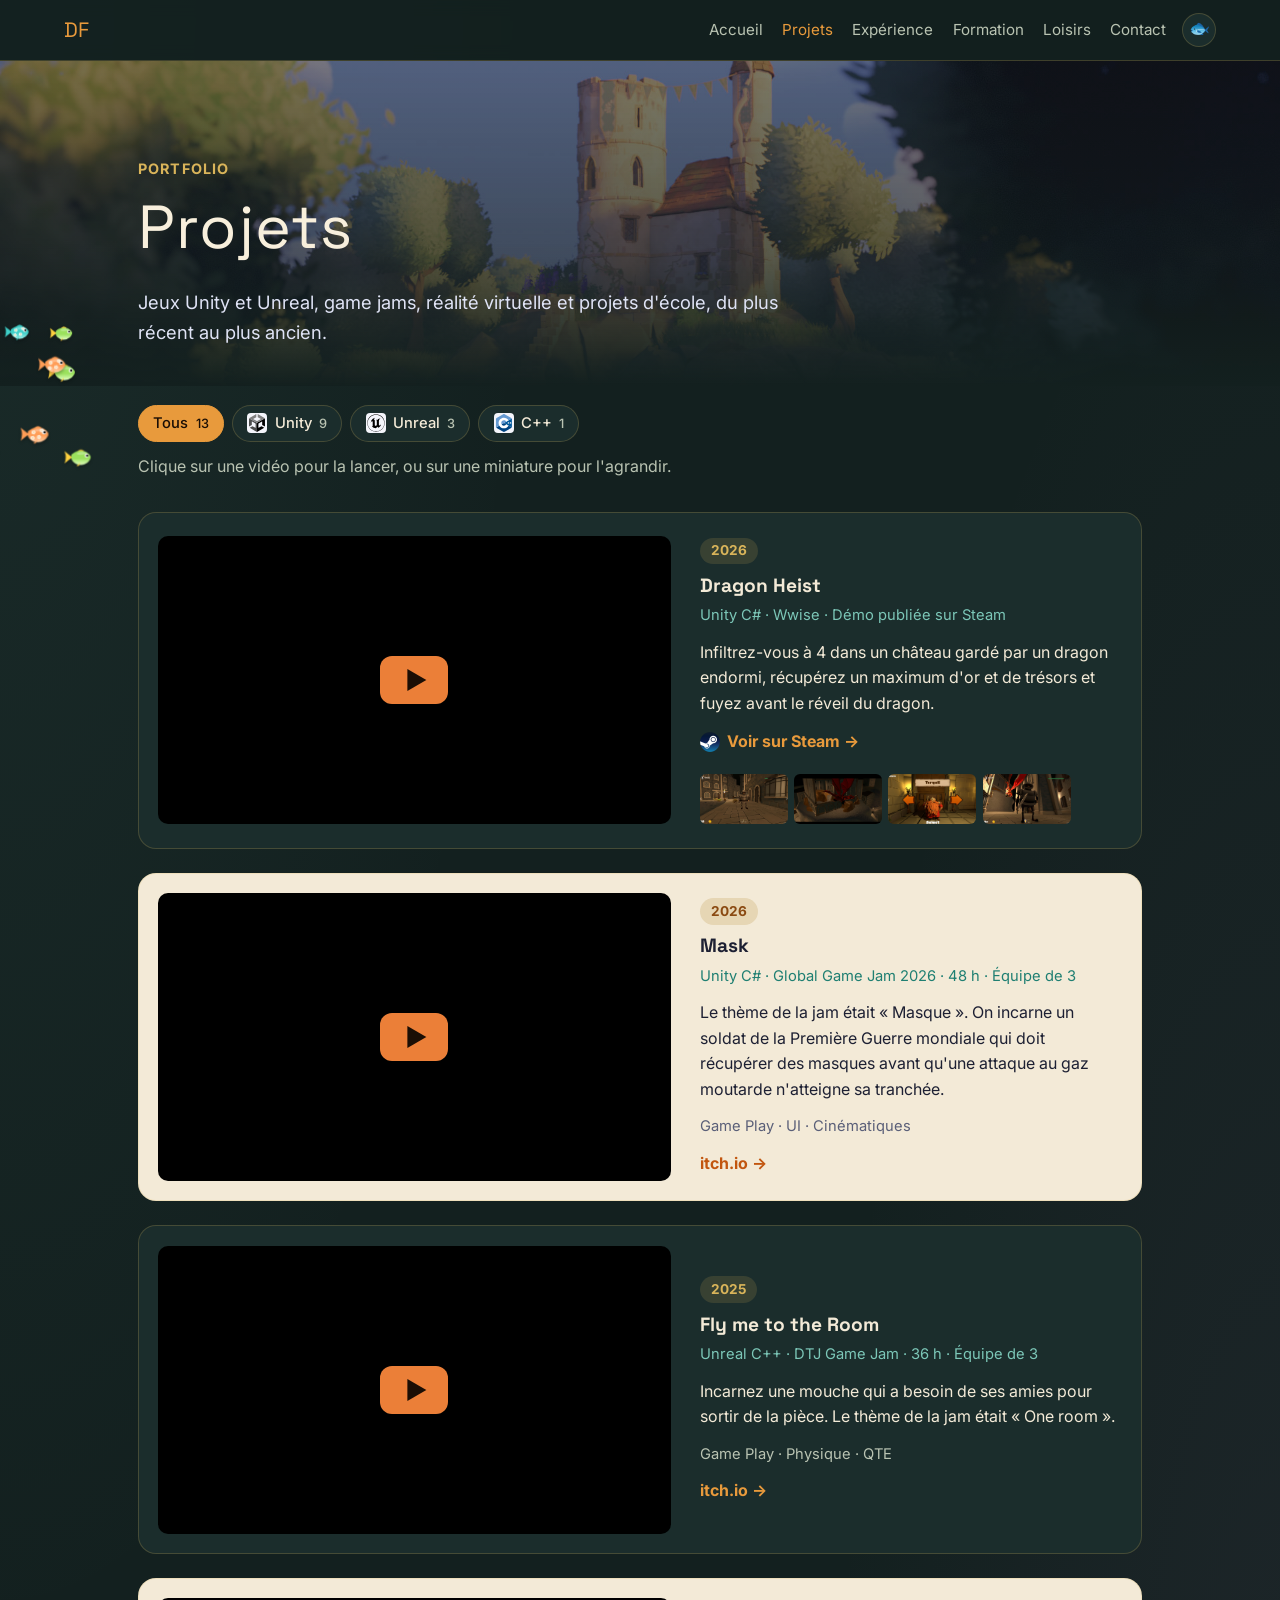
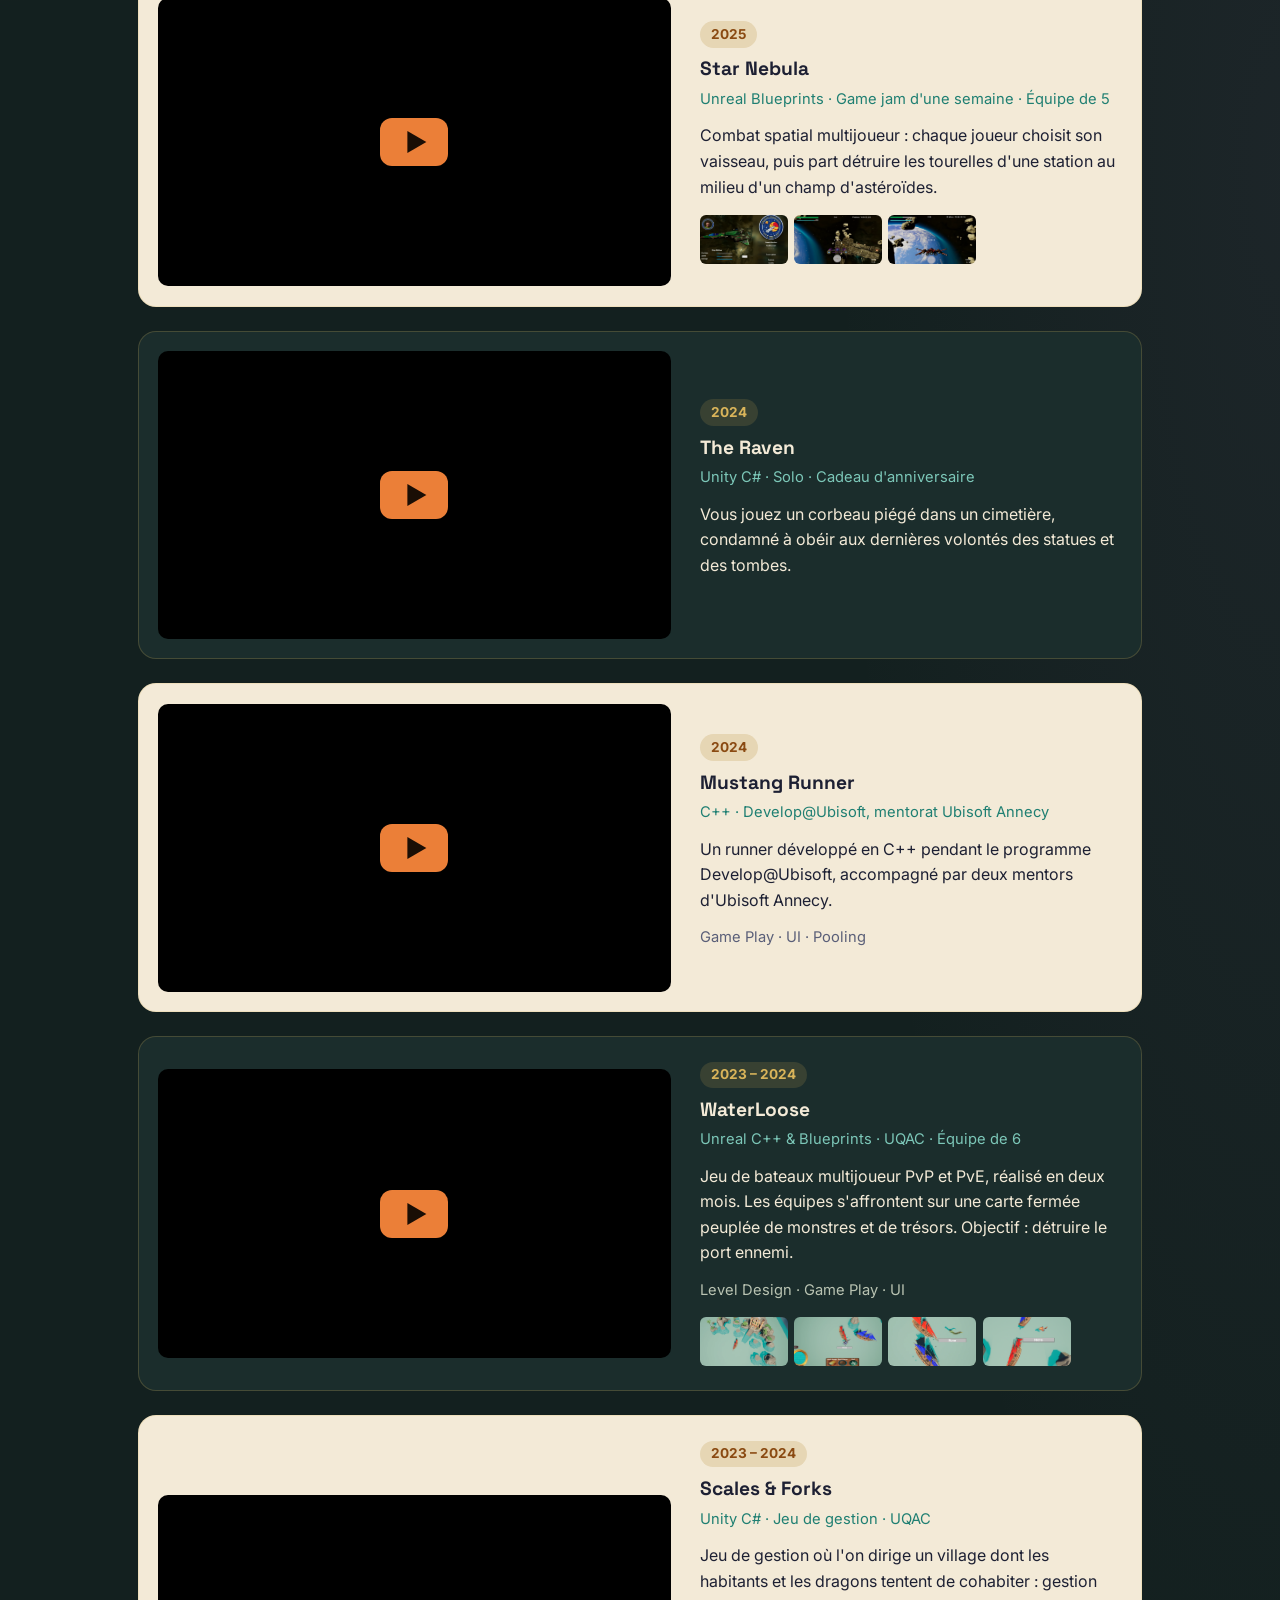
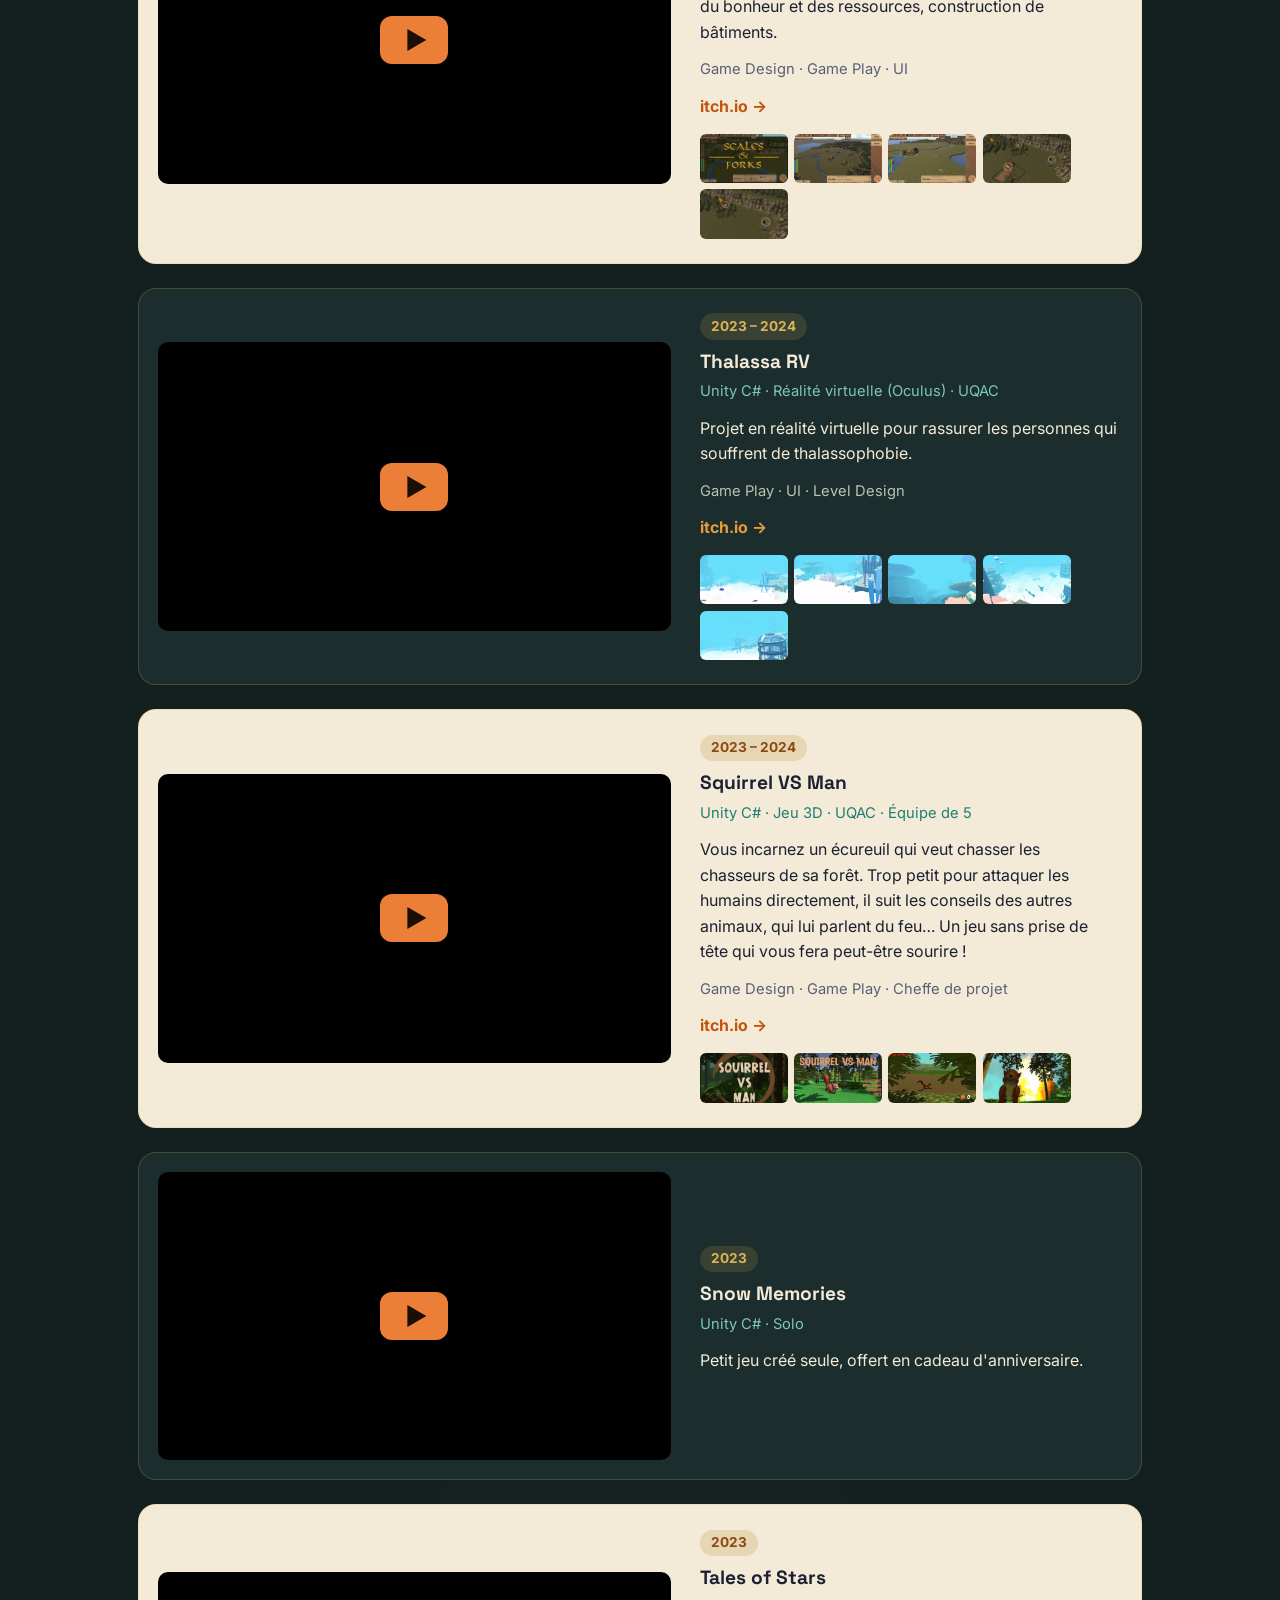
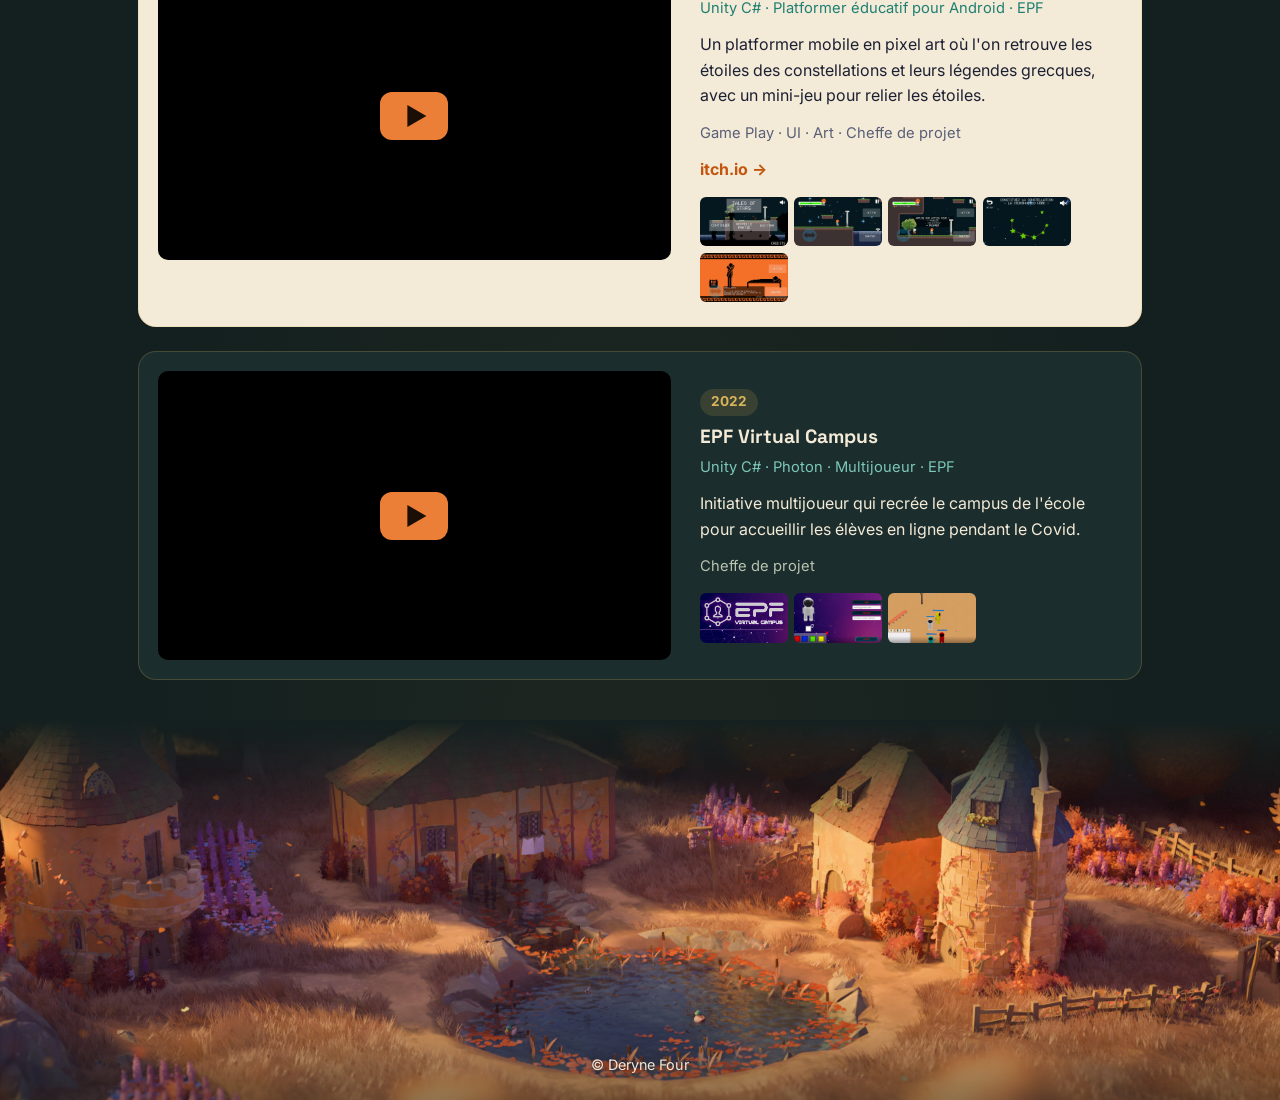
<file: projets.html>
<!doctype html>
<html lang="fr">
<head>
  <meta charset="utf-8">
  <meta name="viewport" content="width=device-width, initial-scale=1">
  <title>Projets – Deryne Four</title>
  <meta name="description" content="Tous les projets de Deryne Four : jeux Unity et Unreal, game jams, VR et projets d'école, avec vidéos.">
  <link rel="preconnect" href="https://fonts.googleapis.com">
  <link rel="preconnect" href="https://fonts.gstatic.com" crossorigin>
  <link href="https://fonts.googleapis.com/css2?family=Inter:wght@400;500;700&family=Space+Grotesk:wght@500;700&display=swap" rel="stylesheet">
  <link rel="stylesheet" href="style.css">
</head>
<body>
  <header class="nav">
    <a class="nav__logo" href="index.html">DF</a>
    <nav>
      <a href="index.html">Accueil</a>
      <a href="projets.html" aria-current="page">Projets</a>
      <a href="index.html#experience">Expérience</a>
      <a href="index.html#formation">Formation</a>
      <a href="index.html#loisirs">Loisirs</a>
      <a href="index.html#contact">Contact</a>
    </nav>
  </header>

  <div class="banner banner--small" id="top">
    <section class="hero">
      <p class="eyebrow">Portfolio</p>
      <h1>Projets</h1>
      <p class="hero__lead">Jeux Unity et Unreal, game jams, réalité virtuelle et projets d'école, du plus récent au plus ancien.</p>
    </section>
  </div>

  <main>
    <section id="projets">
      <div class="filters" role="group" aria-label="Filtrer par moteur">
        <button class="filter is-active" data-filter="all" aria-pressed="true">Tous <span class="filter__count"></span></button>
        <button class="filter" data-filter="unity" aria-pressed="false"><img src="images/outils/unity.svg" alt=""> Unity <span class="filter__count"></span></button>
        <button class="filter" data-filter="unreal" aria-pressed="false"><img src="images/outils/unreal.svg" alt=""> Unreal <span class="filter__count"></span></button>
        <button class="filter" data-filter="cpp" aria-pressed="false"><img src="images/outils/cplusplus.svg" alt=""> C++ <span class="filter__count"></span></button>
      </div>
      <p class="section-lead">Clique sur une vidéo pour la lancer, ou sur une miniature pour l'agrandir.</p>

      <article class="project" id="dragon-heist" data-engine="unity">
        <button class="video" data-yt="eHa63hYSk3M" aria-label="Lire la vidéo de Dragon Heist"></button>
        <div class="project__body">
          <p class="year">2026</p>
          <h3>Dragon Heist</h3>
          <p class="meta">Unity C# · Wwise · Démo publiée sur Steam</p>
          <p class="desc">Infiltrez-vous à 4 dans un château gardé par un dragon endormi, récupérez un maximum d'or et de trésors et fuyez avant le réveil du dragon.</p>
          <a class="link link--steam" href="https://store.steampowered.com/app/5049260/Dragon_Heist/" target="_blank" rel="noopener"><img src="images/logos/steam.webp" alt=""> Voir sur Steam →</a>
          <div class="thumbs">
            <img src="images/projets/dragon-heist-1.webp" alt="Chevalier dans les rues de la ville" loading="lazy">
            <img src="images/projets/dragon-heist-2.webp" alt="Dragon sur son trésor" loading="lazy">
            <img src="images/projets/dragon-heist-3.webp" alt="Sélection du personnage Torquil" loading="lazy">
            <img src="images/projets/dragon-heist-4.webp" alt="Chevalier face au dragon" loading="lazy">
          </div>
        </div>
      </article>

      <article class="project" id="mask" data-engine="unity">
        <button class="video" data-yt="B4GymNxbt9g" aria-label="Lire la vidéo de Mask"></button>
        <div class="project__body">
          <p class="year">2026</p>
          <h3>Mask</h3>
          <p class="meta">Unity C# · Global Game Jam 2026 · 48 h · Équipe de 3</p>
          <p class="desc">Le thème de la jam était « Masque ». On incarne un soldat de la Première Guerre mondiale qui doit récupérer des masques avant qu'une attaque au gaz moutarde n'atteigne sa tranchée.</p>
          <p class="role">Game Play · UI · Cinématiques</p>
          <a class="link" href="https://chevrubis.itch.io/mask-arya-operation" target="_blank" rel="noopener">itch.io →</a>
        </div>
      </article>

      <article class="project" id="fly-me-to-the-room" data-engine="unreal">
        <button class="video" data-yt="cltRaqTl5Mg" aria-label="Lire la vidéo de Fly me to the Room"></button>
        <div class="project__body">
          <p class="year">2025</p>
          <h3>Fly me to the Room</h3>
          <p class="meta">Unreal C++ · DTJ Game Jam · 36 h · Équipe de 3</p>
          <p class="desc">Incarnez une mouche qui a besoin de ses amies pour sortir de la pièce. Le thème de la jam était « One room ».</p>
          <p class="role">Game Play · Physique · QTE</p>
          <a class="link" href="https://vraus.itch.io/fly-me-to-the-room" target="_blank" rel="noopener">itch.io →</a>
        </div>
      </article>

      <article class="project" id="star-nebula" data-engine="unreal">
        <button class="video" data-yt="vIRRODfAk0g" aria-label="Lire la vidéo de Star Nebula"></button>
        <div class="project__body">
          <p class="year">2025</p>
          <h3>Star Nebula</h3>
          <p class="meta">Unreal Blueprints · Game jam d'une semaine · Équipe de 5</p>
          <p class="desc">Combat spatial multijoueur : chaque joueur choisit son vaisseau, puis part détruire les tourelles d'une station au milieu d'un champ d'astéroïdes.</p>
          <div class="thumbs">
            <img src="images/projets/star-nebula-1.webp" alt="Menu de sélection du vaisseau" loading="lazy">
            <img src="images/projets/star-nebula-2.webp" alt="Attaque d'une station spatiale" loading="lazy">
            <img src="images/projets/star-nebula-3.webp" alt="Vaisseau devant la Terre et des astéroïdes" loading="lazy">
          </div>
        </div>
      </article>

      <article class="project" id="the-raven" data-engine="unity">
        <button class="video" data-yt="gVHDz8_UDx8" aria-label="Lire la vidéo de The Raven"></button>
        <div class="project__body">
          <p class="year">2024</p>
          <h3>The Raven</h3>
          <p class="meta">Unity C# · Solo · Cadeau d'anniversaire</p>
          <p class="desc">Vous jouez un corbeau piégé dans un cimetière, condamné à obéir aux dernières volontés des statues et des tombes.</p>
        </div>
      </article>

      <article class="project" id="mustang-runner" data-engine="cpp">
        <button class="video" data-yt="jNiAygSIh3o" aria-label="Lire la vidéo de Mustang Runner"></button>
        <div class="project__body">
          <p class="year">2024</p>
          <h3>Mustang Runner</h3>
          <p class="meta">C++ · Develop@Ubisoft, mentorat Ubisoft Annecy</p>
          <p class="desc">Un runner développé en C++ pendant le programme Develop@Ubisoft, accompagné par deux mentors d'Ubisoft Annecy.</p>
          <p class="role">Game Play · UI · Pooling</p>
        </div>
      </article>

      <article class="project" id="waterloose" data-engine="unreal">
        <button class="video" data-yt="ufqxh2Q9vwQ" aria-label="Lire la vidéo de WaterLoose"></button>
        <div class="project__body">
          <p class="year">2023 – 2024</p>
          <h3>WaterLoose</h3>
          <p class="meta">Unreal C++ &amp; Blueprints · UQAC · Équipe de 6</p>
          <p class="desc">Jeu de bateaux multijoueur PvP et PvE, réalisé en deux mois. Les équipes s'affrontent sur une carte fermée peuplée de monstres et de trésors. Objectif : détruire le port ennemi.</p>
          <p class="role">Level Design · Game Play · UI</p>
          <div class="thumbs">
            <img src="images/projets/waterloose-1.webp" alt="Bateau rouge près du port ennemi" loading="lazy">
            <img src="images/projets/waterloose-2.webp" alt="Bateaux rouge et bleu face à un monstre marin, avec les bonus" loading="lazy">
            <img src="images/projets/waterloose-3.webp" alt="Affrontement entre deux bateaux" loading="lazy">
            <img src="images/projets/waterloose-4.png" alt="Bateaux et monstre marin vus du dessus" loading="lazy">
          </div>
        </div>
      </article>

      <article class="project" id="scales-and-forks" data-engine="unity">
        <button class="video" data-yt="wqnSLnF5Rcc" aria-label="Lire la vidéo de Scales &amp; Forks"></button>
        <div class="project__body">
          <p class="year">2023 – 2024</p>
          <h3>Scales &amp; Forks</h3>
          <p class="meta">Unity C# · Jeu de gestion · UQAC</p>
          <p class="desc">Jeu de gestion où l'on dirige un village dont les habitants et les dragons tentent de cohabiter : gestion du bonheur et des ressources, construction de bâtiments.</p>
          <p class="role">Game Design · Game Play · UI</p>
          <a class="link" href="https://chevrubis.itch.io/scales-forks" target="_blank" rel="noopener">itch.io →</a>
          <div class="thumbs">
            <img src="images/projets/scales-titre.webp" alt="Titre de Scales &amp; Forks sur une vue du village" loading="lazy">
            <img src="images/projets/scales-3.webp" alt="Fermes construites le long de la rivière" loading="lazy">
            <img src="images/projets/scales-4.webp" alt="Villageois autour d'une ferme" loading="lazy">
            <img src="images/projets/scales-1.png" alt="Ferme et ressources du village, vues du dessus" loading="lazy">
            <img src="images/projets/scales-2.png" alt="Ressources à récolter au pied des falaises" loading="lazy">
          </div>
        </div>
      </article>

      <article class="project" id="thalassa-rv" data-engine="unity">
        <button class="video" data-yt="MAafIw4F0PQ" aria-label="Lire la vidéo de Thalassa RV"></button>
        <div class="project__body">
          <p class="year">2023 – 2024</p>
          <h3>Thalassa RV</h3>
          <p class="meta">Unity C# · Réalité virtuelle (Oculus) · UQAC</p>
          <p class="desc">Projet en réalité virtuelle pour rassurer les personnes qui souffrent de thalassophobie.</p>
          <p class="role">Game Play · UI · Level Design</p>
          <a class="link" href="https://chevrubis.itch.io/thalassa-rv" target="_blank" rel="noopener">itch.io →</a>
          <div class="thumbs">
            <img src="images/projets/thalassa-1.webp" alt="Fond marin sablonneux avec poissons et coraux" loading="lazy">
            <img src="images/projets/thalassa-2.webp" alt="Récif de coraux colorés" loading="lazy">
            <img src="images/projets/thalassa-3.webp" alt="Grands coraux tabulaires dans l'eau turquoise" loading="lazy">
            <img src="images/projets/thalassa-4.webp" alt="Vue plongeante sur le fond marin et une cage de plongée" loading="lazy">
            <img src="images/projets/thalassa-5.webp" alt="Cage de plongée au milieu des coraux" loading="lazy">
          </div>
        </div>
      </article>

      <article class="project" id="squirrel-vs-man" data-engine="unity">
        <button class="video" data-yt="RU5ATIRwp10" aria-label="Lire la vidéo de Squirrel VS Man"></button>
        <div class="project__body">
          <p class="year">2023 – 2024</p>
          <h3>Squirrel VS Man</h3>
          <p class="meta">Unity C# · Jeu 3D · UQAC · Équipe de 5</p>
          <p class="desc">Vous incarnez un écureuil qui veut chasser les chasseurs de sa forêt. Trop petit pour attaquer les humains directement, il suit les conseils des autres animaux, qui lui parlent du feu… Un jeu sans prise de tête qui vous fera peut-être sourire !</p>
          <p class="role">Game Design · Game Play · Cheffe de projet</p>
          <a class="link" href="https://chevrubis.itch.io/squirrel-vs-man" target="_blank" rel="noopener">itch.io →</a>
          <div class="thumbs">
            <img src="images/projets/squirrel-cover.png" alt="Logo de Squirrel VS Man" loading="lazy">
            <img src="images/projets/squirrel-1.webp" alt="Écran titre avec l'écureuil et les chasseurs" loading="lazy">
            <img src="images/projets/squirrel-2.png" alt="L'écureuil traverse une clairière" loading="lazy">
            <img src="images/projets/squirrel-3.webp" alt="L'écureuil devant la forêt en feu" loading="lazy">
          </div>
        </div>
      </article>

      <article class="project" id="snow-memories" data-engine="unity">
        <button class="video" data-yt="BtSh83b8zgo" aria-label="Lire la vidéo de Snow Memories"></button>
        <div class="project__body">
          <p class="year">2023</p>
          <h3>Snow Memories</h3>
          <p class="meta">Unity C# · Solo</p>
          <p class="desc">Petit jeu créé seule, offert en cadeau d'anniversaire.</p>
        </div>
      </article>

      <article class="project" id="tales-of-stars" data-engine="unity">
        <button class="video" data-yt="1OfIG6QMp6U" aria-label="Lire la vidéo de Tales of Stars"></button>
        <div class="project__body">
          <p class="year">2023</p>
          <h3>Tales of Stars</h3>
          <p class="meta">Unity C# · Platformer éducatif pour Android · EPF</p>
          <p class="desc">Un platformer mobile en pixel art où l'on retrouve les étoiles des constellations et leurs légendes grecques, avec un mini-jeu pour relier les étoiles.</p>
          <p class="role">Game Play · UI · Art · Cheffe de projet</p>
          <a class="link" href="https://chevrubis.itch.io/tales-of-stars" target="_blank" rel="noopener">itch.io →</a>
          <div class="thumbs">
            <img src="images/projets/tales-2.jpg" alt="Écran titre de Tales of Stars" loading="lazy">
            <img src="images/projets/tales-4.jpg" alt="Niveau du Cygne" loading="lazy">
            <img src="images/projets/tales-5.jpg" alt="Tutoriel des actions" loading="lazy">
            <img src="images/projets/tales-3.jpg" alt="Mini-jeu de la Couronne du Nord" loading="lazy">
            <img src="images/projets/tales-1.jpg" alt="Dialogue sur la constellation de la Lyre" loading="lazy">
          </div>
        </div>
      </article>

      <article class="project" id="virtual-campus" data-engine="unity">
        <button class="video" data-yt="bChaX3UtrPw" aria-label="Lire la vidéo de Virtual Campus"></button>
        <div class="project__body">
          <p class="year">2022</p>
          <h3>EPF Virtual Campus</h3>
          <p class="meta">Unity C# · Photon · Multijoueur · EPF</p>
          <p class="desc">Initiative multijoueur qui recrée le campus de l'école pour accueillir les élèves en ligne pendant le Covid.</p>
          <p class="role">Cheffe de projet</p>
          <div class="thumbs">
            <img src="images/projets/epf-virtual-campus.png" alt="Logo EPF Virtual Campus" loading="lazy">
            <img src="images/projets/virtual-campus-1.png" alt="Création de l'avatar astronaute" loading="lazy">
            <img src="images/projets/virtual-campus-2.png" alt="Élèves sur le campus virtuel" loading="lazy">
          </div>
        </div>
      </article>
    </section>
  </main>

  <footer>© Deryne Four</footer>

  <dialog id="lightbox"><img alt=""><button aria-label="Fermer">×</button></dialog>
  <script src="main.js"></script>
</body>
</html>
</file>
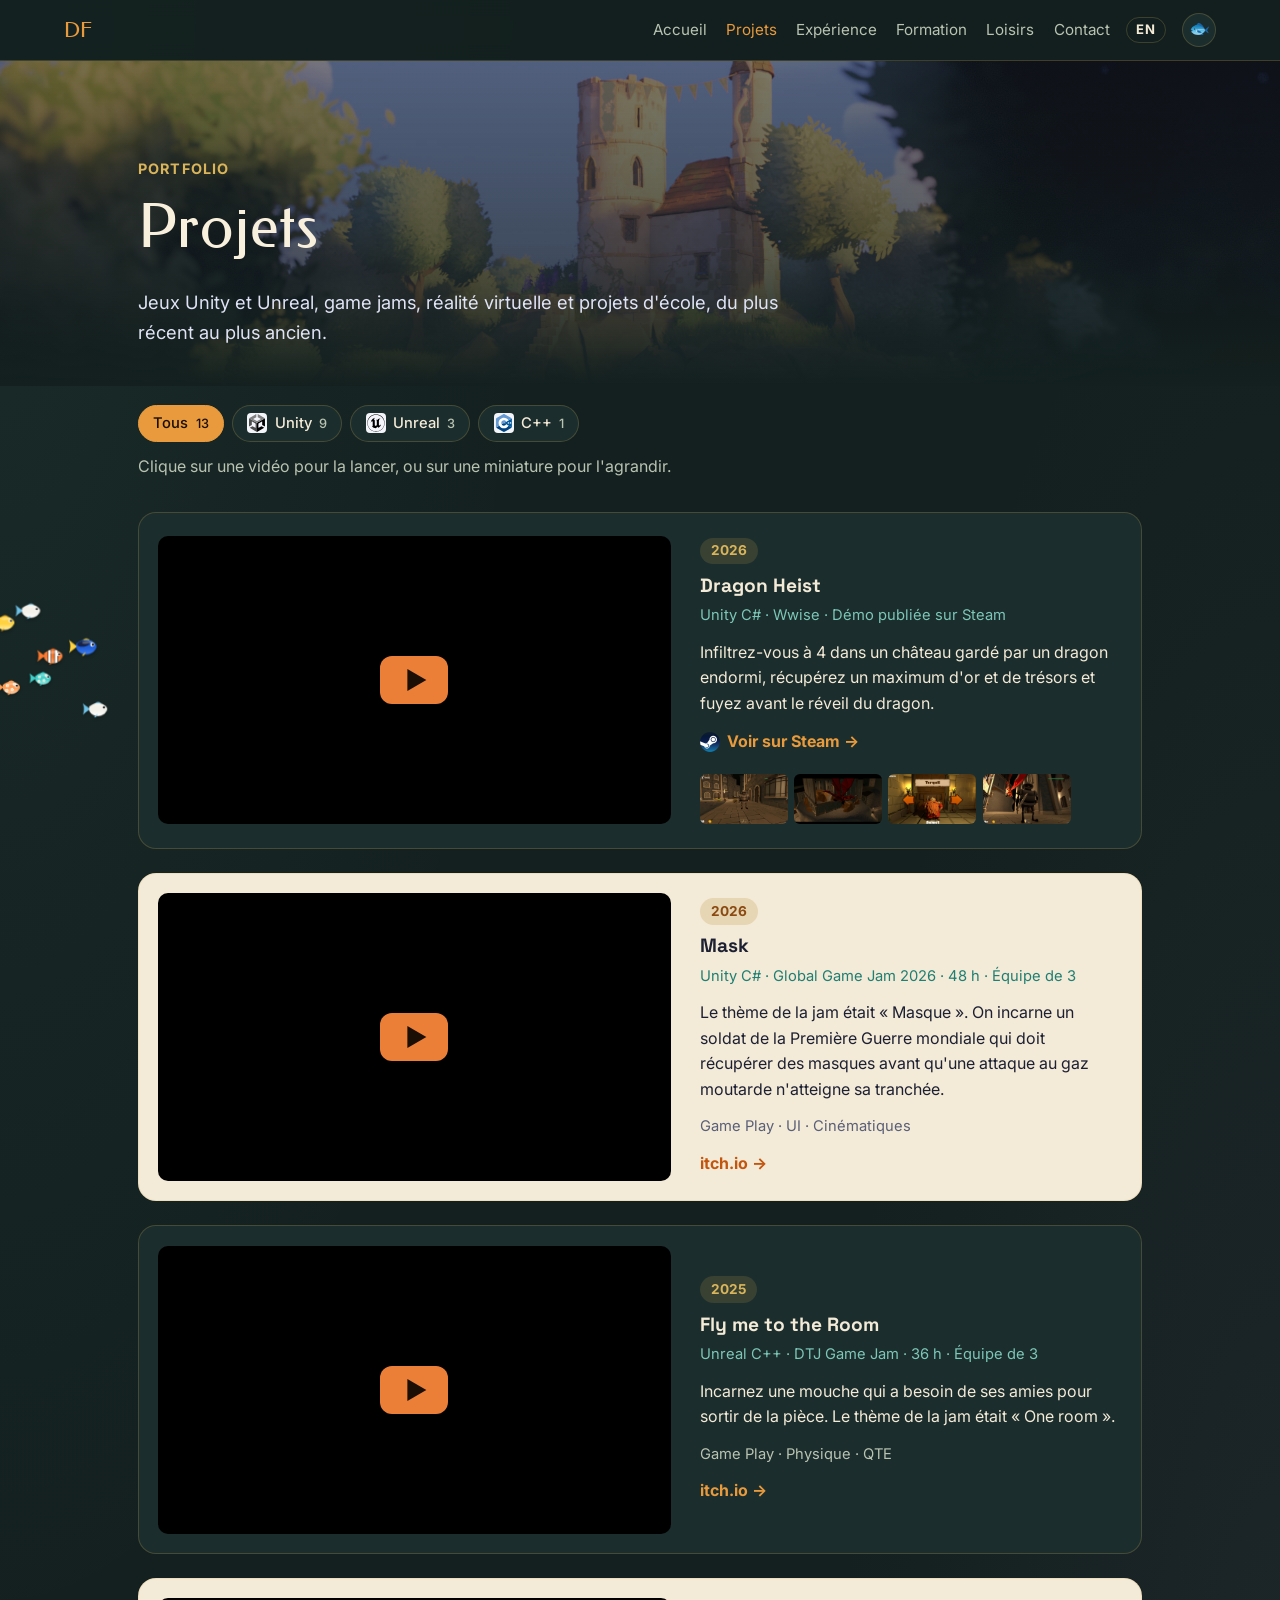
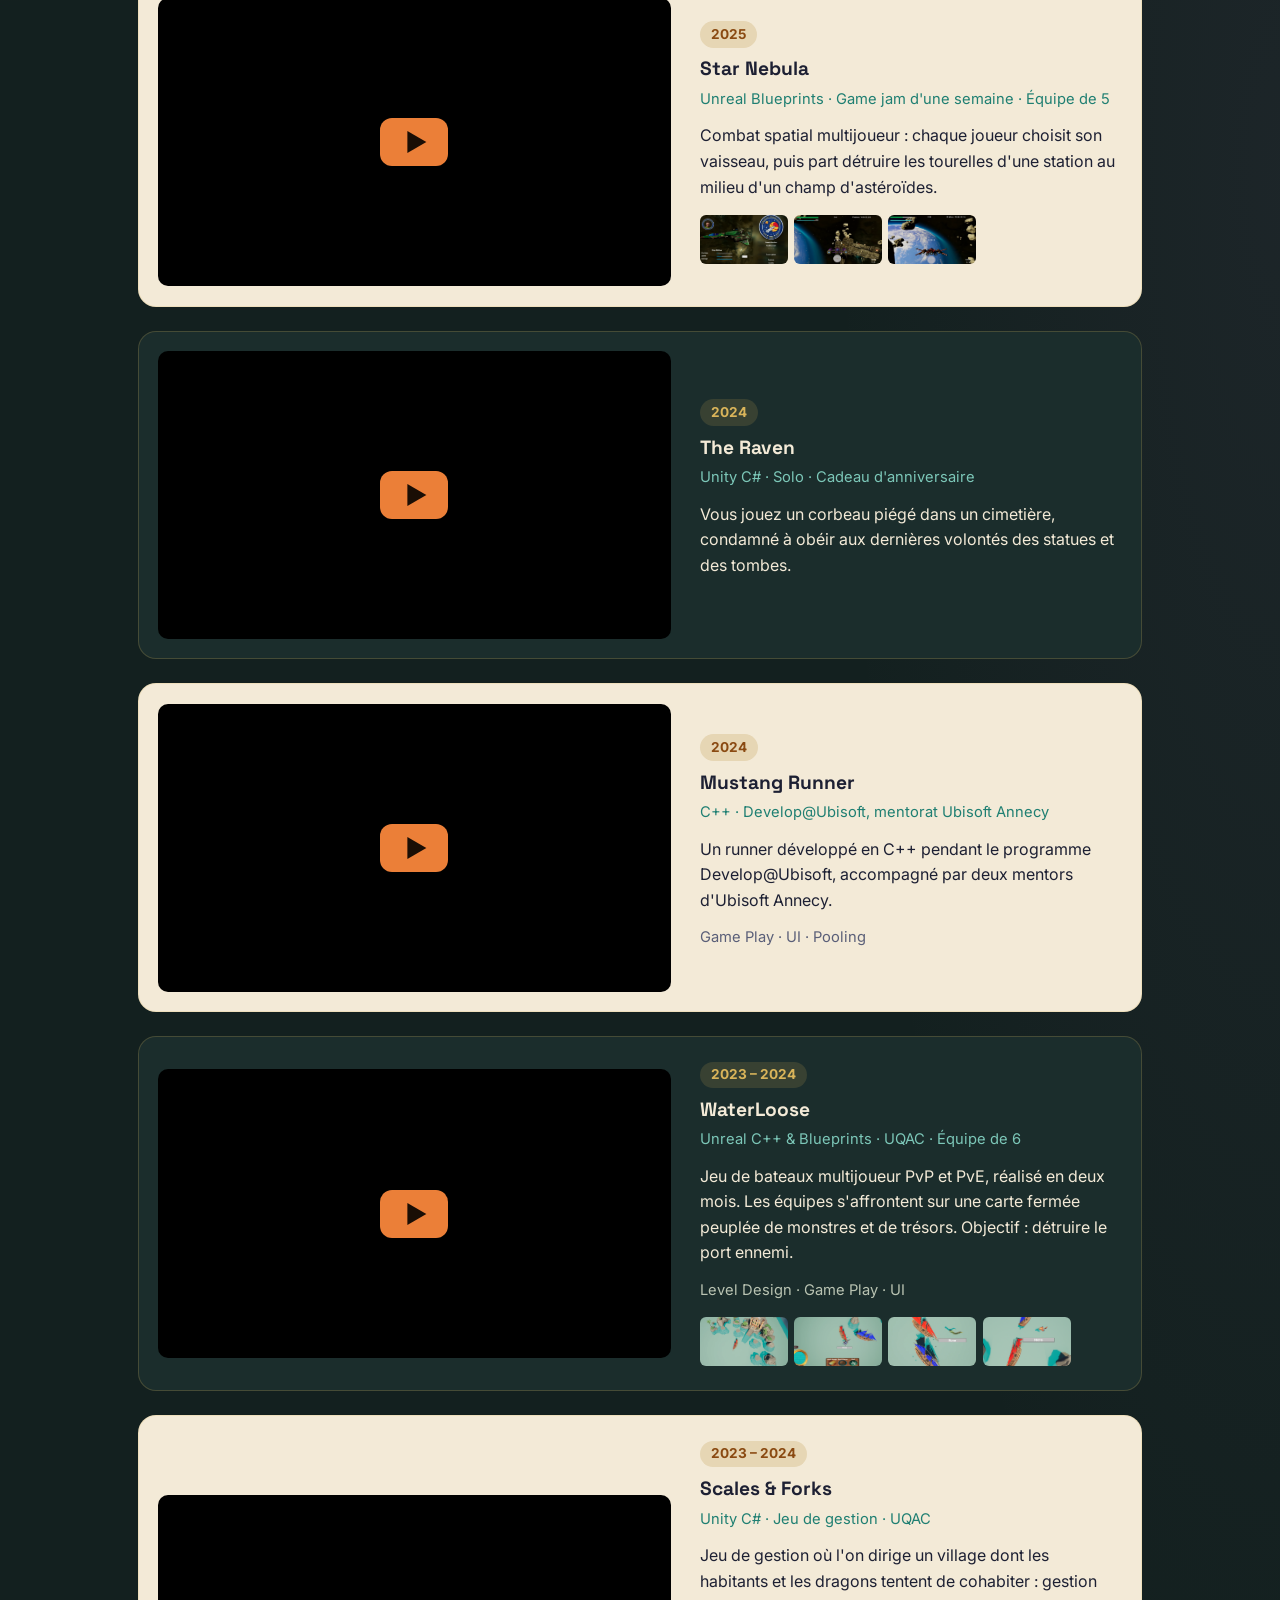
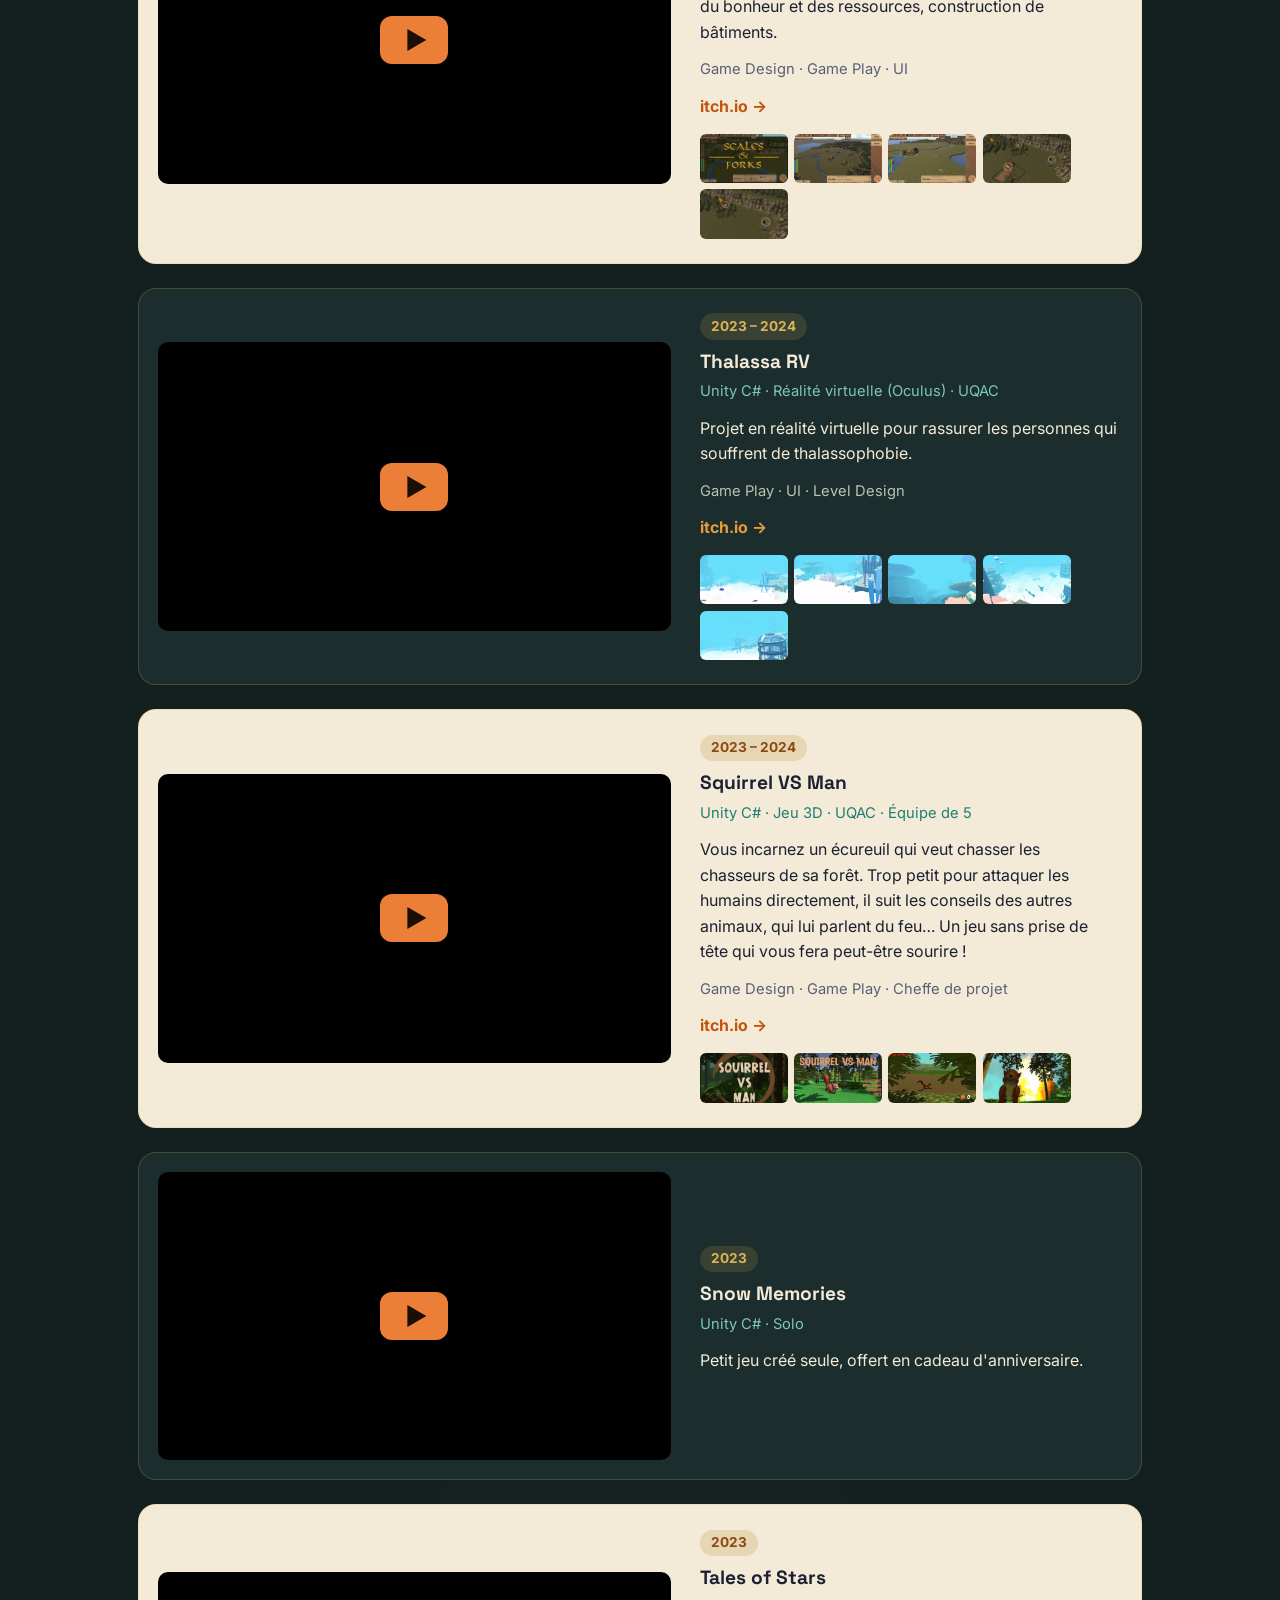
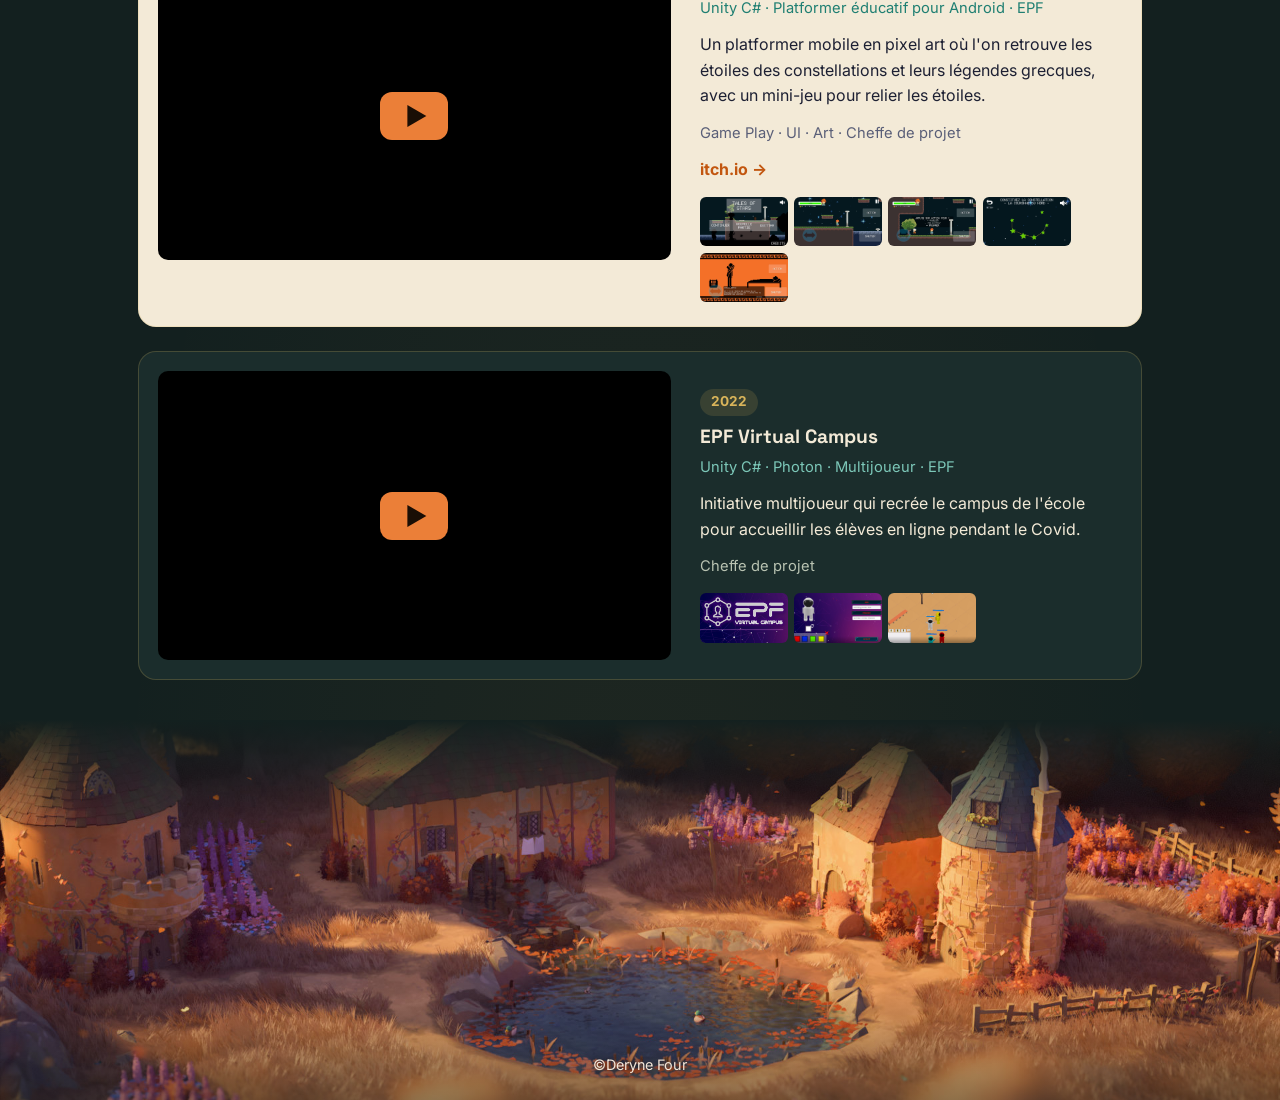
<file: fr/projets.html>
<!doctype html>
<html lang="fr">
<head>
  <meta charset="utf-8">
  <meta name="viewport" content="width=device-width, initial-scale=1">
  <title>Projets – Deryne Four</title>
  <meta name="description" content="Tous les projets de Deryne Four : jeux Unity et Unreal, game jams, VR et projets d'école, avec vidéos.">
  <link rel="preconnect" href="https://fonts.googleapis.com">
  <link rel="preconnect" href="https://fonts.gstatic.com" crossorigin>
  <link href="https://fonts.googleapis.com/css2?family=Federo&family=Inter:wght@400;500;700&family=Space+Grotesk:wght@500;700&display=swap" rel="stylesheet">
  <link rel="stylesheet" href="../style.css">
  <link rel="alternate" hreflang="en" href="https://deryne.github.io/Portfolio/projects.html">
  <link rel="alternate" hreflang="fr" href="https://deryne.github.io/Portfolio/fr/projets.html">
</head>
<body>
  <header class="nav">
    <a class="nav__logo" href="index.html" translate="no">DF</a>
    <nav>
      <a href="index.html">Accueil</a>
      <a href="projets.html" aria-current="page">Projets</a>
      <a href="index.html#experience">Expérience</a>
      <a href="index.html#formation">Formation</a>
      <a href="index.html#loisirs">Loisirs</a>
      <a href="index.html#contact">Contact</a>
    </nav>
        <a class="lang" href="../projects.html" hreflang="en" lang="en" title="English version">EN</a>
  </header>

  <div class="banner banner--small" id="top">
    <section class="hero">
      <p class="eyebrow">Portfolio</p>
      <h1>Projets</h1>
      <p class="hero__lead">Jeux Unity et Unreal, game jams, réalité virtuelle et projets d'école, du plus récent au plus ancien.</p>
    </section>
  </div>

  <main>
    <section id="projets">
      <div class="filters" role="group" aria-label="Filtrer par moteur">
        <button class="filter is-active" data-filter="all" aria-pressed="true">Tous <span class="filter__count"></span></button>
        <button class="filter" data-filter="unity" aria-pressed="false"><img src="../images/outils/unity.svg" alt=""> Unity <span class="filter__count"></span></button>
        <button class="filter" data-filter="unreal" aria-pressed="false"><img src="../images/outils/unreal.svg" alt=""> Unreal <span class="filter__count"></span></button>
        <button class="filter" data-filter="cpp" aria-pressed="false"><img src="../images/outils/cplusplus.svg" alt=""> C++ <span class="filter__count"></span></button>
      </div>
      <p class="section-lead">Clique sur une vidéo pour la lancer, ou sur une miniature pour l'agrandir.</p>

      <article class="project" id="dragon-heist" data-engine="unity">
        <button class="video" data-yt="eHa63hYSk3M" aria-label="Lire la vidéo de Dragon Heist"></button>
        <div class="project__body">
          <p class="year">2026</p>
          <h3>Dragon Heist</h3>
          <p class="meta">Unity C# · Wwise · Démo publiée sur Steam</p>
          <p class="desc">Infiltrez-vous à 4 dans un château gardé par un dragon endormi, récupérez un maximum d'or et de trésors et fuyez avant le réveil du dragon.</p>
          <a class="link link--steam" href="https://store.steampowered.com/app/5049260/Dragon_Heist/" target="_blank" rel="noopener"><img src="../images/logos/steam.webp" alt=""> Voir sur Steam →</a>
          <div class="thumbs">
            <img src="../images/projets/dragon-heist-1.webp" alt="Chevalier dans les rues de la ville" loading="lazy">
            <img src="../images/projets/dragon-heist-2.webp" alt="Dragon sur son trésor" loading="lazy">
            <img src="../images/projets/dragon-heist-3.webp" alt="Sélection du personnage Torquil" loading="lazy">
            <img src="../images/projets/dragon-heist-4.webp" alt="Chevalier face au dragon" loading="lazy">
          </div>
        </div>
      </article>

      <article class="project" id="mask" data-engine="unity">
        <button class="video" data-yt="B4GymNxbt9g" aria-label="Lire la vidéo de Mask"></button>
        <div class="project__body">
          <p class="year">2026</p>
          <h3>Mask</h3>
          <p class="meta">Unity C# · Global Game Jam 2026 · 48 h · Équipe de 3</p>
          <p class="desc">Le thème de la jam était « Masque ». On incarne un soldat de la Première Guerre mondiale qui doit récupérer des masques avant qu'une attaque au gaz moutarde n'atteigne sa tranchée.</p>
          <p class="role">Game Play · UI · Cinématiques</p>
          <a class="link" href="https://chevrubis.itch.io/mask-arya-operation" target="_blank" rel="noopener">itch.io →</a>
        </div>
      </article>

      <article class="project" id="fly-me-to-the-room" data-engine="unreal">
        <button class="video" data-yt="cltRaqTl5Mg" aria-label="Lire la vidéo de Fly me to the Room"></button>
        <div class="project__body">
          <p class="year">2025</p>
          <h3>Fly me to the Room</h3>
          <p class="meta">Unreal C++ · DTJ Game Jam · 36 h · Équipe de 3</p>
          <p class="desc">Incarnez une mouche qui a besoin de ses amies pour sortir de la pièce. Le thème de la jam était « One room ».</p>
          <p class="role">Game Play · Physique · QTE</p>
          <a class="link" href="https://vraus.itch.io/fly-me-to-the-room" target="_blank" rel="noopener">itch.io →</a>
        </div>
      </article>

      <article class="project" id="star-nebula" data-engine="unreal">
        <button class="video" data-yt="vIRRODfAk0g" aria-label="Lire la vidéo de Star Nebula"></button>
        <div class="project__body">
          <p class="year">2025</p>
          <h3>Star Nebula</h3>
          <p class="meta">Unreal Blueprints · Game jam d'une semaine · Équipe de 5</p>
          <p class="desc">Combat spatial multijoueur : chaque joueur choisit son vaisseau, puis part détruire les tourelles d'une station au milieu d'un champ d'astéroïdes.</p>
          <div class="thumbs">
            <img src="../images/projets/star-nebula-1.webp" alt="Menu de sélection du vaisseau" loading="lazy">
            <img src="../images/projets/star-nebula-2.webp" alt="Attaque d'une station spatiale" loading="lazy">
            <img src="../images/projets/star-nebula-3.webp" alt="Vaisseau devant la Terre et des astéroïdes" loading="lazy">
          </div>
        </div>
      </article>

      <article class="project" id="the-raven" data-engine="unity">
        <button class="video" data-yt="gVHDz8_UDx8" aria-label="Lire la vidéo de The Raven"></button>
        <div class="project__body">
          <p class="year">2024</p>
          <h3>The Raven</h3>
          <p class="meta">Unity C# · Solo · Cadeau d'anniversaire</p>
          <p class="desc">Vous jouez un corbeau piégé dans un cimetière, condamné à obéir aux dernières volontés des statues et des tombes.</p>
        </div>
      </article>

      <article class="project" id="mustang-runner" data-engine="cpp">
        <button class="video" data-yt="jNiAygSIh3o" aria-label="Lire la vidéo de Mustang Runner"></button>
        <div class="project__body">
          <p class="year">2024</p>
          <h3>Mustang Runner</h3>
          <p class="meta">C++ · Develop@Ubisoft, mentorat Ubisoft Annecy</p>
          <p class="desc">Un runner développé en C++ pendant le programme Develop@Ubisoft, accompagné par deux mentors d'Ubisoft Annecy.</p>
          <p class="role">Game Play · UI · Pooling</p>
        </div>
      </article>

      <article class="project" id="waterloose" data-engine="unreal">
        <button class="video" data-yt="ufqxh2Q9vwQ" aria-label="Lire la vidéo de WaterLoose"></button>
        <div class="project__body">
          <p class="year">2023 – 2024</p>
          <h3>WaterLoose</h3>
          <p class="meta">Unreal C++ &amp; Blueprints · UQAC · Équipe de 6</p>
          <p class="desc">Jeu de bateaux multijoueur PvP et PvE, réalisé en deux mois. Les équipes s'affrontent sur une carte fermée peuplée de monstres et de trésors. Objectif : détruire le port ennemi.</p>
          <p class="role">Level Design · Game Play · UI</p>
          <div class="thumbs">
            <img src="../images/projets/waterloose-1.webp" alt="Bateau rouge près du port ennemi" loading="lazy">
            <img src="../images/projets/waterloose-2.webp" alt="Bateaux rouge et bleu face à un monstre marin, avec les bonus" loading="lazy">
            <img src="../images/projets/waterloose-3.webp" alt="Affrontement entre deux bateaux" loading="lazy">
            <img src="../images/projets/waterloose-4.png" alt="Bateaux et monstre marin vus du dessus" loading="lazy">
          </div>
        </div>
      </article>

      <article class="project" id="scales-and-forks" data-engine="unity">
        <button class="video" data-yt="wqnSLnF5Rcc" aria-label="Lire la vidéo de Scales &amp; Forks"></button>
        <div class="project__body">
          <p class="year">2023 – 2024</p>
          <h3>Scales &amp; Forks</h3>
          <p class="meta">Unity C# · Jeu de gestion · UQAC</p>
          <p class="desc">Jeu de gestion où l'on dirige un village dont les habitants et les dragons tentent de cohabiter : gestion du bonheur et des ressources, construction de bâtiments.</p>
          <p class="role">Game Design · Game Play · UI</p>
          <a class="link" href="https://chevrubis.itch.io/scales-forks" target="_blank" rel="noopener">itch.io →</a>
          <div class="thumbs">
            <img src="../images/projets/scales-titre.webp" alt="Titre de Scales &amp; Forks sur une vue du village" loading="lazy">
            <img src="../images/projets/scales-3.webp" alt="Fermes construites le long de la rivière" loading="lazy">
            <img src="../images/projets/scales-4.webp" alt="Villageois autour d'une ferme" loading="lazy">
            <img src="../images/projets/scales-1.png" alt="Ferme et ressources du village, vues du dessus" loading="lazy">
            <img src="../images/projets/scales-2.png" alt="Ressources à récolter au pied des falaises" loading="lazy">
          </div>
        </div>
      </article>

      <article class="project" id="thalassa-rv" data-engine="unity">
        <button class="video" data-yt="MAafIw4F0PQ" aria-label="Lire la vidéo de Thalassa RV"></button>
        <div class="project__body">
          <p class="year">2023 – 2024</p>
          <h3>Thalassa RV</h3>
          <p class="meta">Unity C# · Réalité virtuelle (Oculus) · UQAC</p>
          <p class="desc">Projet en réalité virtuelle pour rassurer les personnes qui souffrent de thalassophobie.</p>
          <p class="role">Game Play · UI · Level Design</p>
          <a class="link" href="https://chevrubis.itch.io/thalassa-rv" target="_blank" rel="noopener">itch.io →</a>
          <div class="thumbs">
            <img src="../images/projets/thalassa-1.webp" alt="Fond marin sablonneux avec poissons et coraux" loading="lazy">
            <img src="../images/projets/thalassa-2.webp" alt="Récif de coraux colorés" loading="lazy">
            <img src="../images/projets/thalassa-3.webp" alt="Grands coraux tabulaires dans l'eau turquoise" loading="lazy">
            <img src="../images/projets/thalassa-4.webp" alt="Vue plongeante sur le fond marin et une cage de plongée" loading="lazy">
            <img src="../images/projets/thalassa-5.webp" alt="Cage de plongée au milieu des coraux" loading="lazy">
          </div>
        </div>
      </article>

      <article class="project" id="squirrel-vs-man" data-engine="unity">
        <button class="video" data-yt="RU5ATIRwp10" aria-label="Lire la vidéo de Squirrel VS Man"></button>
        <div class="project__body">
          <p class="year">2023 – 2024</p>
          <h3>Squirrel VS Man</h3>
          <p class="meta">Unity C# · Jeu 3D · UQAC · Équipe de 5</p>
          <p class="desc">Vous incarnez un écureuil qui veut chasser les chasseurs de sa forêt. Trop petit pour attaquer les humains directement, il suit les conseils des autres animaux, qui lui parlent du feu… Un jeu sans prise de tête qui vous fera peut-être sourire !</p>
          <p class="role">Game Design · Game Play · Cheffe de projet</p>
          <a class="link" href="https://chevrubis.itch.io/squirrel-vs-man" target="_blank" rel="noopener">itch.io →</a>
          <div class="thumbs">
            <img src="../images/projets/squirrel-cover.png" alt="Logo de Squirrel VS Man" loading="lazy">
            <img src="../images/projets/squirrel-1.webp" alt="Écran titre avec l'écureuil et les chasseurs" loading="lazy">
            <img src="../images/projets/squirrel-2.png" alt="L'écureuil traverse une clairière" loading="lazy">
            <img src="../images/projets/squirrel-3.webp" alt="L'écureuil devant la forêt en feu" loading="lazy">
          </div>
        </div>
      </article>

      <article class="project" id="snow-memories" data-engine="unity">
        <button class="video" data-yt="BtSh83b8zgo" aria-label="Lire la vidéo de Snow Memories"></button>
        <div class="project__body">
          <p class="year">2023</p>
          <h3>Snow Memories</h3>
          <p class="meta">Unity C# · Solo</p>
          <p class="desc">Petit jeu créé seule, offert en cadeau d'anniversaire.</p>
        </div>
      </article>

      <article class="project" id="tales-of-stars" data-engine="unity">
        <button class="video" data-yt="1OfIG6QMp6U" aria-label="Lire la vidéo de Tales of Stars"></button>
        <div class="project__body">
          <p class="year">2023</p>
          <h3>Tales of Stars</h3>
          <p class="meta">Unity C# · Platformer éducatif pour Android · EPF</p>
          <p class="desc">Un platformer mobile en pixel art où l'on retrouve les étoiles des constellations et leurs légendes grecques, avec un mini-jeu pour relier les étoiles.</p>
          <p class="role">Game Play · UI · Art · Cheffe de projet</p>
          <a class="link" href="https://chevrubis.itch.io/tales-of-stars" target="_blank" rel="noopener">itch.io →</a>
          <div class="thumbs">
            <img src="../images/projets/tales-2.jpg" alt="Écran titre de Tales of Stars" loading="lazy">
            <img src="../images/projets/tales-4.jpg" alt="Niveau du Cygne" loading="lazy">
            <img src="../images/projets/tales-5.jpg" alt="Tutoriel des actions" loading="lazy">
            <img src="../images/projets/tales-3.jpg" alt="Mini-jeu de la Couronne du Nord" loading="lazy">
            <img src="../images/projets/tales-1.jpg" alt="Dialogue sur la constellation de la Lyre" loading="lazy">
          </div>
        </div>
      </article>

      <article class="project" id="virtual-campus" data-engine="unity">
        <button class="video" data-yt="bChaX3UtrPw" aria-label="Lire la vidéo de Virtual Campus"></button>
        <div class="project__body">
          <p class="year">2022</p>
          <h3>EPF Virtual Campus</h3>
          <p class="meta">Unity C# · Photon · Multijoueur · EPF</p>
          <p class="desc">Initiative multijoueur qui recrée le campus de l'école pour accueillir les élèves en ligne pendant le Covid.</p>
          <p class="role">Cheffe de projet</p>
          <div class="thumbs">
            <img src="../images/projets/epf-virtual-campus.png" alt="Logo EPF Virtual Campus" loading="lazy">
            <img src="../images/projets/virtual-campus-1.png" alt="Création de l'avatar astronaute" loading="lazy">
            <img src="../images/projets/virtual-campus-2.png" alt="Élèves sur le campus virtuel" loading="lazy">
          </div>
        </div>
      </article>
    </section>
  </main>

  <footer>© <span translate="no" class="notranslate">Deryne Four</span></footer>

  <dialog id="lightbox"><img alt=""><button aria-label="Fermer">×</button></dialog>
  <script src="../main.js"></script>
</body>
</html>
</file>
<file: portfolio/style.css>
:root {
  --bg: #0d1020;
  --surface: #161a30;
  --surface-2: #1f2442;
  --text: #eceefa;
  --muted: #a3a8c6;
  --accent: #ff8a3d;
  --accent-2: #7aa7ff;
  --radius: 14px;
}

* { box-sizing: border-box; }
html { scroll-behavior: smooth; }
body {
  margin: 0;
  background: var(--bg);
  color: var(--text);
  font: 16px/1.6 Inter, system-ui, sans-serif;
}
img { max-width: 100%; display: block; }
a { color: inherit; }
h1, h2, h3 { font-family: "Space Grotesk", sans-serif; line-height: 1.2; margin: 0 0 .4em; }
h2 { font-size: 2rem; margin-bottom: 1.2em; }
h2::after { content: ""; display: block; width: 48px; height: 4px; background: var(--accent); border-radius: 2px; margin-top: .4em; }
h3 { font-size: 1.2rem; }
p { margin: 0 0 .8em; }

.nav {
  position: sticky; top: 0; z-index: 10;
  display: flex; justify-content: space-between; align-items: center; gap: 1rem;
  padding: .8rem clamp(16px, 5vw, 64px);
  background: rgba(13, 16, 32, .85);
  backdrop-filter: blur(8px);
  border-bottom: 1px solid var(--surface-2);
}
.nav__logo { font: 700 1.3rem "Space Grotesk", sans-serif; text-decoration: none; color: var(--accent); }
.nav nav { display: flex; gap: 1.2rem; flex-wrap: wrap; }
.nav nav a { text-decoration: none; color: var(--muted); font-size: .95rem; }
.nav nav a:hover { color: var(--text); }

main { max-width: 1100px; margin: 0 auto; padding: 0 clamp(16px, 5vw, 48px); }
section { padding: 4.5rem 0 1rem; scroll-margin-top: 3rem; }

.hero { padding-top: 6rem; }
.eyebrow { color: var(--accent); font-weight: 700; letter-spacing: .08em; text-transform: uppercase; font-size: .9rem; }
.hero h1 { font-size: clamp(2.8rem, 8vw, 5rem); }
.hero__lead { max-width: 640px; font-size: 1.15rem; color: var(--muted); }
.hero__links { display: flex; flex-wrap: wrap; gap: .7rem; margin: 1.6rem 0; }

.btn {
  display: inline-block; padding: .65rem 1.2rem; border-radius: 999px;
  background: var(--accent); color: #1a0e05; font-weight: 700; text-decoration: none;
  border: 2px solid var(--accent); transition: transform .15s;
}
.btn:hover { transform: translateY(-2px); }
.btn--ghost { background: transparent; color: var(--text); border-color: var(--surface-2); }
.btn--ghost:hover { border-color: var(--accent-2); }

.tags { list-style: none; padding: 0; display: flex; flex-wrap: wrap; gap: .5rem; }
.tags li { background: var(--surface); border: 1px solid var(--surface-2); padding: .3rem .8rem; border-radius: 999px; font-size: .88rem; color: var(--muted); }

.meta { color: var(--accent-2); font-size: .92rem; }
.role { color: var(--muted); font-size: .92rem; }
.link { color: var(--accent); font-weight: 700; text-decoration: none; }
.link:hover { text-decoration: underline; }

.section-lead { color: var(--muted); margin-top: -1.5rem; margin-bottom: 2rem; }
.project {
  display: grid; grid-template-columns: minmax(0, 1.2fr) minmax(0, 1fr); gap: 1.5rem;
  background: var(--surface); border-radius: var(--radius); padding: 1.2rem; margin-bottom: 1.5rem;
}
.project__body { padding: .3rem; align-self: center; }
.year { display: inline-block; background: var(--surface-2); color: var(--accent); font-weight: 700; font-size: .85rem; padding: .15rem .7rem; border-radius: 999px; margin-bottom: .6rem; }
.desc:empty { display: none; }
.video {
  width: 100%; aspect-ratio: 16 / 9; border: 0; border-radius: 10px; padding: 0;
  background: #000 center / cover no-repeat; cursor: pointer; position: relative; align-self: start;
}
button.video::after {
  content: ""; position: absolute; inset: 50% auto auto 50%; translate: -50% -50%;
  width: 68px; height: 48px; border-radius: 12px; background: rgba(255, 138, 61, .92);
  clip-path: none; transition: transform .15s;
}
button.video::before {
  content: ""; position: absolute; inset: 50% auto auto 50%; translate: -35% -50%; z-index: 1;
  border-style: solid; border-width: 11px 0 11px 19px; border-color: transparent transparent transparent #1a0e05;
}
button.video:hover::after { transform: scale(1.08); }
.thumbs { display: flex; flex-wrap: wrap; gap: .4rem; margin-top: .9rem; }
.thumbs img {
  width: 88px; aspect-ratio: 16 / 9; object-fit: cover; border-radius: 6px; cursor: zoom-in;
  transition: opacity .15s;
}
.thumbs img:hover { opacity: .8; }

.grid { display: grid; grid-template-columns: repeat(auto-fill, minmax(min(240px, 100%), 1fr)); gap: 1rem; }
.grid--2 { grid-template-columns: repeat(auto-fit, minmax(min(300px, 100%), 1fr)); }
.card { background: var(--surface); border: 1px solid var(--surface-2); border-radius: var(--radius); padding: 1.2rem; }
.card--image img { border-radius: 8px; margin-bottom: .8rem; aspect-ratio: 16 / 9; object-fit: cover; width: 100%; }
.card--logo { display: flex; gap: 1rem; align-items: flex-start; }
.card--logo img { width: 72px; height: 72px; object-fit: contain; border-radius: 10px; background: #fff; flex-shrink: 0; }

.timeline { list-style: none; padding: 0; margin: 0; border-left: 2px solid var(--surface-2); }
.timeline > li { position: relative; padding: 0 0 2rem 1.6rem; }
.timeline > li::before {
  content: ""; position: absolute; left: -8px; top: .35em;
  width: 14px; height: 14px; border-radius: 50%; background: var(--accent);
}
.timeline ul { margin: .3rem 0 0; padding-left: 1.2rem; color: var(--muted); }

.certs { list-style: none; padding: 0; margin: 1.5rem 0 0; display: grid; gap: .6rem; }
.certs li { background: var(--surface); border-radius: 10px; padding: .8rem 1rem; display: flex; align-items: center; gap: .8rem; }
.certs a { color: var(--accent-2); }
.certs__logo { height: 22px; width: auto; background: #fff; padding: 2px 6px; border-radius: 4px; }

.hobbies { display: grid; grid-template-columns: repeat(auto-fit, minmax(min(260px, 100%), 1fr)); gap: 1rem; }
.hobbies figure { margin: 0; }
.hobbies img { width: 100%; aspect-ratio: 4 / 3; object-fit: cover; border-radius: var(--radius); cursor: zoom-in; }
.hobbies figcaption { color: var(--muted); font-size: .9rem; margin-top: .4rem; }
.hobby-list { list-style: none; padding: 0; margin: 1.5rem 0 0; display: grid; grid-template-columns: repeat(auto-fit, minmax(min(240px, 100%), 1fr)); gap: .6rem; }
.hobby-list li { display: flex; align-items: center; gap: .7rem; background: var(--surface); padding: .7rem 1rem; border-radius: 10px; }
.hobby-list img, .dot { width: 28px; height: 28px; object-fit: contain; border-radius: 6px; flex-shrink: 0; text-align: center; font-size: 1.2rem; }

.contact { text-align: center; padding-bottom: 4rem; }
.contact h2::after { margin-inline: auto; }
.contact .hero__links { justify-content: center; }

footer { text-align: center; color: var(--muted); font-size: .85rem; padding: 2rem; border-top: 1px solid var(--surface-2); }

dialog { border: 0; padding: 0; background: transparent; max-width: 95vw; max-height: 95vh; }
dialog::backdrop { background: rgba(0, 0, 0, .85); }
dialog img { max-height: 90vh; max-width: 95vw; border-radius: 8px; }
dialog button { position: fixed; top: 1rem; right: 1.5rem; background: none; border: 0; color: #fff; font-size: 2.4rem; cursor: pointer; }

/* Tablette */
@media (max-width: 900px) {
  .project { grid-template-columns: 1fr; gap: 1rem; }
  .project__body { padding: 0 .2rem .2rem; }
}

/* Mobile */
@media (max-width: 640px) {
  body { font-size: 15px; }
  .nav { flex-wrap: wrap; row-gap: .4rem; padding-block: .6rem; }
  .nav nav {
    width: 100%; flex-wrap: nowrap; gap: 1rem;
    overflow-x: auto; scrollbar-width: none; -webkit-overflow-scrolling: touch;
  }
  .nav nav::-webkit-scrollbar { display: none; }
  .nav nav a { white-space: nowrap; padding: .2rem 0; }
  section { padding-top: 3rem; scroll-margin-top: 5.5rem; }
  .hero { padding-top: 3rem; }
  .hero__lead { font-size: 1.05rem; }
  .hero__links .btn { flex: 1 1 auto; text-align: center; }
  h2 { font-size: 1.6rem; }
  .project, .card { padding: .9rem; }
  .thumbs img { width: calc((100% - 1.2rem) / 4); }
  .card--logo { flex-direction: column; }
  .card--logo img { width: 56px; height: 56px; }
  .certs li { align-items: flex-start; flex-wrap: wrap; }
  .timeline > li { padding-left: 1.2rem; }
}

.link--steam { display: inline-flex; align-items: center; gap: .45rem; }
.link--steam img { width: 20px; height: 20px; }
</file>
<file: style.css>
:root {
  --bg: #13201f;
  --surface: #1b2d2c;
  --surface-2: #2a4240;
  --text: #f3ead7;
  --muted: #b9c3b2;
  --accent: #e89a3c;
  --accent-2: #7cc7b8;
  --radius: 14px;
  --gold: #d9b45a;
  --plum: #9a6aa8;
  --hairline: rgba(217, 180, 90, .22);
}

* { box-sizing: border-box; }
html { scroll-behavior: smooth; }
body {
  margin: 0;
  background: var(--bg);
  color: var(--text);
  font: 16px/1.6 Inter, system-ui, sans-serif;
}
img { max-width: 100%; display: block; }
a { color: inherit; }
h1, h2, h3 { font-family: "Space Grotesk", sans-serif; line-height: 1.2; margin: 0 0 .4em; }
h2 { font-size: 2rem; margin-bottom: 1.2em; }
h2::after { content: ""; display: block; width: 48px; height: 4px; background: var(--accent); border-radius: 2px; margin-top: .4em; }
h3 { font-size: 1.2rem; }
p { margin: 0 0 .8em; }

.nav {
  position: sticky; top: 0; z-index: 10;
  display: flex; justify-content: space-between; align-items: center; gap: 1rem;
  padding: .8rem clamp(16px, 5vw, 64px);
  background: rgba(19, 32, 31, .85);
  backdrop-filter: blur(8px);
  border-bottom: 1px solid var(--surface-2);
}
.nav__logo { font: 700 1.3rem "Space Grotesk", sans-serif; text-decoration: none; color: var(--accent); }
.nav nav { display: flex; gap: 1.2rem; flex-wrap: wrap; }
.nav nav a { text-decoration: none; color: var(--muted); font-size: .95rem; }
.nav nav a:hover { color: var(--text); }

main { max-width: 1100px; margin: 0 auto; padding: 0 clamp(16px, 5vw, 48px); }
section { padding: 4.5rem 0 1rem; scroll-margin-top: 3rem; }

.hero { padding-top: 6rem; }
.eyebrow { color: var(--accent); font-weight: 700; letter-spacing: .08em; text-transform: uppercase; font-size: .9rem; }
.hero h1 { font-size: clamp(2.8rem, 8vw, 5rem); }
.hero__lead { max-width: 640px; font-size: 1.15rem; color: var(--muted); }
.hero__links { display: flex; flex-wrap: wrap; gap: .7rem; margin: 1.6rem 0; }

.btn {
  display: inline-block; padding: .65rem 1.2rem; border-radius: 999px;
  background: var(--accent); color: #1a0e05; font-weight: 700; text-decoration: none;
  border: 2px solid var(--accent); transition: transform .15s;
}
.btn:hover { transform: translateY(-2px); }
.btn--ghost { background: transparent; color: var(--text); border-color: var(--surface-2); }
.btn--ghost:hover { border-color: var(--accent-2); }

.tags { list-style: none; padding: 0; display: flex; flex-wrap: wrap; gap: .5rem; }
.tags li { background: var(--surface); border: 1px solid var(--surface-2); padding: .3rem .8rem; border-radius: 999px; font-size: .88rem; color: var(--muted); }

.meta { color: var(--accent-2); font-size: .92rem; }
.role { color: var(--muted); font-size: .92rem; }
.link { color: var(--accent); font-weight: 700; text-decoration: none; }
.link:hover { text-decoration: underline; }

.section-lead { color: var(--muted); margin-top: -1.5rem; margin-bottom: 2rem; }
.project {
  display: grid; grid-template-columns: minmax(0, 1.2fr) minmax(0, 1fr); gap: 1.5rem;
  background: var(--surface); border-radius: var(--radius); padding: 1.2rem; margin-bottom: 1.5rem;
}
.project__body { padding: .3rem; align-self: center; }
.year { display: inline-block; background: var(--surface-2); color: var(--accent); font-weight: 700; font-size: .85rem; padding: .15rem .7rem; border-radius: 999px; margin-bottom: .6rem; }
.desc:empty { display: none; }
.video {
  width: 100%; aspect-ratio: 16 / 9; border: 0; border-radius: 10px; padding: 0;
  background: #000 center / cover no-repeat; cursor: pointer; position: relative; align-self: center;
}
button.video::after {
  content: ""; position: absolute; inset: 50% auto auto 50%; translate: -50% -50%;
  width: 68px; height: 48px; border-radius: 12px; background: rgba(255, 138, 61, .92);
  clip-path: none; transition: transform .15s;
}
button.video::before {
  content: ""; position: absolute; inset: 50% auto auto 50%; translate: -35% -50%; z-index: 1;
  border-style: solid; border-width: 11px 0 11px 19px; border-color: transparent transparent transparent #1a0e05;
}
button.video:hover::after { transform: scale(1.08); }
.thumbs { display: flex; flex-wrap: wrap; gap: .4rem; margin-top: .9rem; }
.thumbs img {
  width: 88px; aspect-ratio: 16 / 9; object-fit: cover; border-radius: 6px; cursor: zoom-in;
  transition: opacity .15s;
}
.thumbs img:hover { opacity: .8; }

.grid { display: grid; grid-template-columns: repeat(auto-fill, minmax(min(240px, 100%), 1fr)); gap: 1rem; }
.grid--2 { grid-template-columns: repeat(auto-fit, minmax(min(300px, 100%), 1fr)); }
.card { background: var(--surface); border: 1px solid var(--surface-2); border-radius: var(--radius); padding: 1.2rem; }
.card--image img { border-radius: 8px; margin-bottom: .8rem; aspect-ratio: 16 / 9; object-fit: cover; width: 100%; }
.card--logo { display: flex; gap: 1rem; align-items: flex-start; }
.card--logo img { width: 72px; height: 72px; object-fit: contain; border-radius: 10px; background: #fff; flex-shrink: 0; }

.timeline { list-style: none; padding: 0; margin: 0; border-left: 2px solid var(--surface-2); }
.timeline > li { position: relative; padding: 0 0 2rem 1.6rem; }
.timeline > li::before {
  content: ""; position: absolute; left: -8px; top: .35em;
  width: 14px; height: 14px; border-radius: 50%; background: var(--accent);
}
.timeline ul { margin: .3rem 0 0; padding-left: 1.2rem; color: var(--muted); }

.certs { list-style: none; padding: 0; margin: 1.5rem 0 0; display: grid; gap: .6rem; }
.certs li { background: var(--surface); border-radius: 10px; padding: .8rem 1rem; display: flex; align-items: center; gap: .8rem; }
.certs a { color: var(--accent-2); }
.certs__logo { height: 22px; width: auto; background: #fff; padding: 2px 6px; border-radius: 4px; }

.hobbies { display: grid; grid-template-columns: repeat(auto-fit, minmax(min(200px, 100%), 1fr)); gap: 1rem; }
.hobbies figure { margin: 0; }
.hobbies img { width: 100%; aspect-ratio: 3 / 4; object-position: center 20%; object-fit: cover; border-radius: var(--radius); cursor: zoom-in; }
.hobbies figcaption { color: var(--muted); font-size: .9rem; margin-top: .4rem; }
.hobby-list { list-style: none; padding: 0; margin: 1.5rem 0 0; display: grid; grid-template-columns: repeat(auto-fit, minmax(min(340px, 100%), 1fr)); gap: .6rem; }
.hobby-list li { display: flex; align-items: center; gap: .7rem; background: var(--surface); padding: .7rem 1rem; border-radius: 10px; }
.hobby-list img, .dot { width: 28px; height: 28px; object-fit: contain; border-radius: 6px; flex-shrink: 0; text-align: center; font-size: 1.2rem; }

.contact { text-align: center; padding-bottom: 4rem; }
.contact h2::after { margin-inline: auto; }
.contact .hero__links { justify-content: center; }

footer {
  display: flex; align-items: flex-end; justify-content: center;
  min-height: clamp(220px, 32vw, 380px); padding: 2rem 1rem 1.5rem;
  color: #f3e6d8; font-size: .9rem; text-shadow: 0 1px 6px rgba(0, 0, 0, .7);
  background:
    linear-gradient(180deg, var(--bg) 0%, rgba(19, 32, 31, 0) 30%, rgba(19, 32, 31, 0) 70%, rgba(19, 32, 31, .45) 100%),
    url(images/bandeau-bas-tinyglade.jpg) center 45% / cover no-repeat;
}

dialog { border: 0; padding: 0; background: transparent; max-width: 95vw; max-height: 95vh; }
dialog::backdrop { background: rgba(0, 0, 0, .85); }
dialog img { max-height: 90vh; max-width: 95vw; border-radius: 8px; }
dialog button { position: fixed; top: 1rem; right: 1.5rem; background: none; border: 0; color: #fff; font-size: 2.4rem; cursor: pointer; }

/* Tablette */
@media (max-width: 900px) {
  .project { grid-template-columns: 1fr; gap: 1rem; }
  .project__body { padding: 0 .2rem .2rem; }
}

/* Mobile */
@media (max-width: 640px) {
  body { font-size: 15px; }
  .nav { flex-wrap: wrap; row-gap: .4rem; padding-block: .6rem; }
  .nav nav {
    width: 100%; flex-wrap: nowrap; gap: 1rem;
    overflow-x: auto; scrollbar-width: none; -webkit-overflow-scrolling: touch;
  }
  .nav nav::-webkit-scrollbar { display: none; }
  .nav nav a { white-space: nowrap; padding: .2rem 0; }
  section { padding-top: 3rem; scroll-margin-top: 5.5rem; }
  .hero { padding-top: 3rem; }
  .hero__lead { font-size: 1.05rem; }
  .hero__links .btn { flex: 1 1 auto; text-align: center; }
  h2 { font-size: 1.6rem; }
  .project, .card { padding: .9rem; }
  .thumbs img { width: calc((100% - 1.2rem) / 4); }
  .card--logo { flex-direction: column; }
  .card--logo img { width: 56px; height: 56px; }
  .certs li { align-items: flex-start; flex-wrap: wrap; }
  .timeline > li { padding-left: 1.2rem; }
}

.link--steam { display: inline-flex; align-items: center; gap: .45rem; }
.link--steam img { width: 20px; height: 20px; }

.hero__top { display: flex; align-items: center; justify-content: space-between; gap: 2rem; }
.hero__photo {
  width: clamp(140px, 22vw, 240px); aspect-ratio: 1; flex-shrink: 0;
  border-radius: 50%; object-fit: cover;
  clip-path: circle(47%); background: var(--surface);
  box-shadow: 0 0 0 4px var(--accent);
}

@media (max-width: 640px) {
  .hero__top { flex-direction: column-reverse; align-items: flex-start; gap: 1.2rem; }
  .hero__photo { width: 120px; }
}

.job { display: flex; align-items: center; gap: .7rem; }
.job img { width: 44px; height: 44px; object-fit: contain; border-radius: 8px; background: #fff; flex-shrink: 0; }

/* Bandeau d'en-tête */
.banner {
  background:
    linear-gradient(180deg, rgba(19, 32, 31, .55) 0%, rgba(19, 32, 31, .7) 60%, var(--bg) 100%),
    url(images/bandeau-tinyglade.jpg) center 30% / cover no-repeat;
}
.banner .hero {
  max-width: 1100px; margin: 0 auto;
  padding: 6rem clamp(16px, 5vw, 48px) 3rem;
}
.banner .hero__lead { color: #dfe3f5; }
.banner .tags li { background: rgba(22, 26, 48, .75); }

/* Projets : alternance sombre / clair */
.project.is-light {
  --light-text: #1d2033;
  background: #f1ede6; color: var(--light-text);
}
.project.is-light .meta { color: #2f55b8; }
.project.is-light .role { color: #5a5f78; }
.project.is-light .year { background: #e2dccf; color: #b4500f; }
.project.is-light .link { color: #c2560f; }

@media (max-width: 640px) {
  .banner .hero { padding-top: 3rem; }
}

/* Page Projets */
.banner--small .hero { padding-bottom: 1.5rem; }
.banner--small .hero h1 { font-size: clamp(2.4rem, 6vw, 3.8rem); }
.nav nav a[aria-current="page"] { color: var(--accent); }
.project { scroll-margin-top: 5rem; }
.project:target { box-shadow: 0 0 0 3px var(--accent); }

/* Kiosque de l'accueil */
.kiosk__head { display: flex; justify-content: space-between; align-items: flex-end; gap: 1rem; }
.kiosk__head .section-lead { margin-top: -1.5rem; margin-bottom: 1.5rem; }
.kiosk__controls { display: flex; gap: .5rem; margin-bottom: 1.5rem; }
.kiosk__controls button {
  width: 44px; height: 44px; border-radius: 50%; cursor: pointer;
  background: var(--surface); color: var(--text); border: 1px solid var(--surface-2); font-size: 1.1rem;
}
.kiosk__controls button:hover { border-color: var(--accent); color: var(--accent); }
.kiosk__track {
  display: grid; grid-auto-flow: column; grid-auto-columns: clamp(250px, 31%, 340px); gap: 16px;
  overflow-x: auto; scroll-snap-type: x mandatory; padding: 4px 4px 1rem; margin: 0 -4px;
  scrollbar-width: thin; scrollbar-color: var(--surface-2) transparent;
}
.tile {
  position: relative; display: block; aspect-ratio: 4 / 5; border-radius: var(--radius); overflow: hidden;
  scroll-snap-align: start; text-decoration: none; color: #fff; background: var(--surface);
  box-shadow: 0 10px 30px rgba(0, 0, 0, .35);
}
.tile img { width: 100%; height: 100%; object-fit: cover; transition: transform .4s ease; }
.tile::after {
  content: ""; position: absolute; inset: 0;
  background: linear-gradient(180deg, rgba(19, 32, 31, 0) 35%, rgba(19, 32, 31, .92) 85%);
}
.tile:hover img, .tile:focus-visible img { transform: scale(1.07); }
.tile:focus-visible { outline: 3px solid var(--accent); outline-offset: 2px; }
.tile__year {
  position: absolute; top: .8rem; left: .8rem; z-index: 1;
  background: var(--accent); color: #1a0e05; font-weight: 700; font-size: .8rem;
  padding: .15rem .65rem; border-radius: 999px;
}
.tile__body { position: absolute; inset: auto 0 0; z-index: 1; padding: 1rem; display: grid; gap: .25rem; }
.tile__body strong { font: 700 1.3rem/1.2 "Space Grotesk", sans-serif; }
.tile__body span { font-size: .92rem; color: #dfe3f5; }
.tile__body em { font-style: normal; font-size: .8rem; color: var(--accent-2); }
.kiosk__all { margin-top: 1.2rem; }

@media (max-width: 640px) {
  .kiosk__controls { display: none; }
  .kiosk__track { grid-auto-columns: 78%; }
}

/* Logos des outils (accueil) */
.tools { list-style: none; padding: 0; margin: 1.2rem 0 0; display: flex; flex-wrap: wrap; gap: .6rem; }
.tools li {
  display: flex; align-items: center; gap: .5rem;
  background: #f4f5fb; color: #1d2033; font-weight: 500; font-size: .9rem;
  padding: .4rem .8rem .4rem .5rem; border-radius: 10px;
  box-shadow: 0 4px 14px rgba(0, 0, 0, .3); transition: transform .15s;
}
.tools li:hover { transform: translateY(-2px); }
.tools img { width: 26px; height: 26px; object-fit: contain; }

@media (max-width: 640px) {
  .tools { gap: .45rem; }
  .tools li { font-size: .82rem; padding: .3rem .6rem .3rem .4rem; }
  .tools img { width: 22px; height: 22px; }
}

/* Filtres par moteur (page Projets) */
.filters { display: flex; flex-wrap: wrap; gap: .5rem; margin-bottom: 1.5rem; }
.filter {
  display: inline-flex; align-items: center; gap: .45rem; cursor: pointer;
  background: var(--surface); color: var(--text); border: 1px solid var(--surface-2);
  padding: .45rem .9rem; border-radius: 999px; font: 500 .92rem Inter, system-ui, sans-serif;
}
.filter img { width: 20px; height: 20px; object-fit: contain; background: #f4f5fb; border-radius: 4px; padding: 1px; }
.filter__count { color: var(--muted); font-size: .8rem; }
.filter:hover { border-color: var(--accent-2); }
.filter.is-active { background: var(--accent); border-color: var(--accent); color: #1a0e05; }
.filter.is-active .filter__count { color: #1a0e05; }
.project[hidden] { display: none; }

/* Photo de profil qui se retourne au clic */
.flip {
  flex-shrink: 0; padding: 0; border: 0; background: none; cursor: pointer;
  perspective: 900px; border-radius: 50%;
}
.flip:focus-visible { outline: 3px solid var(--accent); outline-offset: 6px; }
.flip__inner { display: block; position: relative; transition: transform .7s cubic-bezier(.4, .2, .2, 1); transform-style: preserve-3d; }
.flip.is-flipped .flip__inner { transform: rotateY(180deg); }
.flip__front, .flip__back { backface-visibility: hidden; -webkit-backface-visibility: hidden; }
.flip__back {
  position: absolute; inset: 0; width: 100%; height: 100%; object-fit: contain; transform: rotateY(180deg) scale(1.12);
  filter: drop-shadow(0 6px 16px rgba(0, 0, 0, .45));
}
.flip:not(.is-flipped):not(:disabled):hover .flip__inner { transform: rotateY(12deg); }

/* Logos dans les boutons itch.io / LinkedIn */
.btn:has(.btn__icon) { display: inline-flex; align-items: center; justify-content: center; gap: .5rem; }
.btn__icon { width: 20px; height: 20px; object-fit: contain; background: #fff; border-radius: 4px; padding: 2px; }

/* Bouton de langue EN / FR */
.nav a.lang {
  color: var(--text); font-weight: 700; font-size: .82rem; letter-spacing: .05em;
  border: 1px solid var(--surface-2); border-radius: 999px; padding: .1rem .6rem;
}
.nav a.lang:hover { border-color: var(--accent); color: var(--accent); }
.nav { gap: 1rem; }
.nav__logo { margin-right: auto; }
.nav a.lang { text-decoration: none; }
@media (max-width: 640px) {
  .nav a.lang { order: 1; }
  .nav nav { order: 2; }
}



/* Bancs de petits poissons et bulles */
.fish-layer { position: fixed; inset: 0; z-index: 5; pointer-events: none; overflow: hidden; }
.fish {
  position: absolute; left: 0; top: 0; transform-origin: center;
  filter: drop-shadow(0 2px 2px rgba(0, 0, 0, .3)); will-change: transform;
}
.bubble {
  position: absolute; border-radius: 50%;
  border: 1px solid rgba(220, 240, 255, .75);
  background: radial-gradient(circle at 30% 30%, rgba(255, 255, 255, .8), rgba(170, 220, 255, .15) 60%);
  animation: bubble-rise 2s ease-out forwards;
}
@keyframes bubble-rise {
  0% { opacity: 0; transform: translate(0, 0) scale(.6); }
  15% { opacity: 1; }
  100% { opacity: 0; transform: translate(6px, -70px) scale(1.1); }
}

/* Bouton pour afficher ou masquer les poissons */
.fish-toggle {
  width: 34px; height: 34px; flex-shrink: 0; padding: 0; cursor: pointer;
  display: grid; place-items: center; font-size: 1.05rem; line-height: 1;
  background: var(--surface); border: 1px solid var(--surface-2); border-radius: 50%;
  transition: border-color .15s, opacity .15s, filter .15s;
}
.fish-toggle:hover { border-color: var(--accent); }
.fish-toggle[aria-pressed="false"] { filter: grayscale(1); opacity: .55; }
.fish-toggle[aria-pressed="false"] span { position: relative; }
.fish-toggle[aria-pressed="false"] span::after {
  content: ""; position: absolute; left: -3px; right: -3px; top: 50%; height: 2px;
  background: var(--text); transform: rotate(-35deg); border-radius: 2px;
}
@media (max-width: 640px) { .fish-toggle { order: 1; width: 30px; height: 30px; font-size: .95rem; } }

/* Loisirs : cartes à collectionner « ultra rares » (illustration pleine carte, cadre doré, reflet holographique) */
.cards {
  display: grid; grid-template-columns: repeat(auto-fit, minmax(min(140px, 100%), 1fr)); gap: 1rem;
  counter-reset: card;
}
.hcard {
  --rx: 0deg; --ry: 0deg; --mx: 50%; --my: 50%;
  --c1: #ffb15c; --c2: #e0592a;                          /* couleur du « type » de la carte */
  counter-increment: card;
  aspect-ratio: 5 / 7; padding: 0; border: 0; background: none; cursor: pointer;
  perspective: 1000px; font: inherit; color: #fff; text-align: left;
}
.hcard--water { --c1: #7fd3f0; --c2: #2f7fc4; }
.hcard--psy   { --c1: #e5a4f0; --c2: #8a4fc4; }
.hcard--wind  { --c1: #a8e6c8; --c2: #2f9c74; }
.hcard--fire  { --c1: #ff8a7a; --c2: #a32638; }
.hcard--ink   { --c1: #6fd6c0; --c2: #1f7f8a; }
.hcard:focus-visible { outline: 3px solid var(--accent); outline-offset: 4px; border-radius: 16px; }
.hcard__inner {
  position: relative; display: block; width: 100%; height: 100%;
  transform-style: preserve-3d; transition: transform .9s cubic-bezier(.3, .2, .2, 1.15);
  transform: rotateX(var(--rx)) rotateY(calc(180deg + var(--ry)));
}
.hcard.is-open .hcard__inner { transform: rotateX(var(--rx)) rotateY(var(--ry)); }
.hcard__back, .hcard__front {
  position: absolute; inset: 0; border-radius: 16px; overflow: hidden;
  backface-visibility: hidden; -webkit-backface-visibility: hidden;
  box-shadow: 0 14px 30px rgba(0, 0, 0, .5);
}

/* ---------- dos de la carte ---------- */
.hcard__back {
  transform: rotateY(180deg);
  display: grid; place-items: center; align-content: center; gap: .9rem;
  padding: 3px;
  background: linear-gradient(135deg, #fff3b0, #d4a017 22%, #fff6c9 42%, #b8860b 60%, #ffe58a 80%, #a87400);
}
.hcard__back::before {                                   /* panneau intérieur bleu nuit */
  content: ""; position: absolute; inset: 3px; border-radius: 13px;
  background:
    radial-gradient(circle at 50% 42%, rgba(255, 170, 80, .45), transparent 42%),
    conic-gradient(from 0deg at 50% 42%, rgba(255, 255, 255, .06) 0 10deg, transparent 10deg 20deg) ,
    linear-gradient(160deg, #2a3570, #10142a);
  background-size: auto, auto, auto;
}
.hcard__emblem, .hcard__hint { position: relative; }
.hcard__emblem {
  width: 76px; height: 76px; border-radius: 50%; display: grid; place-items: center;
  font: 700 1.6rem "Space Grotesk", sans-serif; color: #3a1e00;
  background: radial-gradient(circle at 35% 30%, #fff3c4, #f6c14b 45%, #b8860b);
  box-shadow: 0 0 0 4px #10142a, 0 0 0 6px #f6d36b, 0 0 30px rgba(255, 190, 80, .7);
}
.hcard__hint { color: #f6e7b8; font-size: .8rem; letter-spacing: .08em; text-transform: uppercase; }
.hcard:not(.is-open):hover .hcard__emblem { animation: emblem-pulse 1s ease-in-out infinite; }

/* ---------- face de la carte ---------- */
.hcard__front {
  background: linear-gradient(135deg, #fff3b0, #d4a017 22%, #fff6c9 42%, #b8860b 60%, #ffe58a 80%, #a87400);
}
.hcard.is-open .hcard__front { box-shadow: 0 14px 30px rgba(0, 0, 0, .5), 0 0 26px color-mix(in srgb, var(--c1) 70%, transparent); }
.hcard__front img {                                      /* illustration pleine carte */
  position: absolute; inset: 3px; width: calc(100% - 6px); height: calc(100% - 6px);
  object-fit: cover; object-position: center 25%; border-radius: 13px;
}
.hcard__top {
  position: absolute; top: 3px; left: 3px; right: 3px; z-index: 1;
  display: flex; justify-content: space-between; align-items: center; gap: .4rem;
  padding: .55rem .6rem 1.4rem; border-radius: 13px 13px 0 0;
  background: linear-gradient(180deg, rgba(8, 10, 24, .85), rgba(8, 10, 24, .45) 60%, transparent);
}
.hcard__top strong {
  font: 700 1rem/1.1 "Space Grotesk", sans-serif; letter-spacing: .01em;
  background: linear-gradient(180deg, #fffbe6, #f6d36b); -webkit-background-clip: text; background-clip: text; color: transparent;
  filter: drop-shadow(0 1px 1px rgba(0, 0, 0, .6));
}
.hcard__type {
  width: 30px; height: 30px; flex-shrink: 0; display: grid; place-items: center; font-size: .95rem;
  border-radius: 50%; background: radial-gradient(circle at 35% 30%, #fff, var(--c1) 55%, var(--c2));
  box-shadow: 0 0 0 2px #f6d36b, 0 0 12px var(--c1);
}
.hcard__text {
  position: absolute; left: 14px; right: 14px; bottom: 14px; z-index: 1;
  font-size: .66rem; font-style: italic; line-height: 1.3; color: #fdf6e3;
  padding: .55rem .55rem .45rem; border-radius: 8px;
  background: rgba(10, 12, 28, .62); backdrop-filter: blur(4px);
  border: 1px solid rgba(246, 211, 107, .7);
}
.hcard__text::before {                                   /* badge de rareté */
  content: "★ ULTRA RARE"; position: absolute; top: -.7rem; left: .5rem;
  font: 700 .58rem/1 "Space Grotesk", sans-serif; letter-spacing: .08em; font-style: normal; color: #3a1e00;
  padding: .25rem .45rem; border-radius: 999px;
  background: linear-gradient(90deg, #ffe58a, #fff6c9, #d4a017); box-shadow: 0 2px 6px rgba(0, 0, 0, .4);
}
.hcard__foot {
  position: absolute; left: 7px; right: 7px; bottom: 7px; z-index: 1; height: 24px; padding: 0 .55rem;
  border-radius: 0 0 10px 10px; background: linear-gradient(90deg, #ffe58a, #fff6c9 45%, #e8b93a);
  box-shadow: 0 -1px 0 rgba(58, 30, 0, .35);
  display: flex; justify-content: space-between; align-items: center; gap: .3rem;
  font: 700 .6rem/1 "Space Grotesk", sans-serif; color: #3a1e00; text-transform: uppercase; letter-spacing: .02em;
  white-space: nowrap;
}
.hcard__stars { color: #7a3e00; letter-spacing: .02em; }
.hcard__foot::after { content: counter(card, decimal-leading-zero) "/05"; opacity: .75; }

/* reflet holographique + paillettes, qui suivent la souris */
.hcard__front::after {
  content: ""; position: absolute; inset: 0; z-index: 2; pointer-events: none;
  mix-blend-mode: color-dodge; opacity: 0; transition: opacity .3s;
  background:
    radial-gradient(circle at var(--mx) var(--my), rgba(255, 255, 255, .75), transparent 38%),
    radial-gradient(circle, rgba(255, 255, 255, .55) 0 .8px, transparent 1.3px) 0 0 / 19px 19px,
    radial-gradient(circle, rgba(255, 255, 255, .45) 0 .6px, transparent 1.1px) 7px 9px / 23px 23px,
    linear-gradient(115deg, transparent 15%, rgba(255, 0, 170, .5) 30%, rgba(255, 220, 0, .5) 42%,
      rgba(0, 255, 160, .5) 54%, rgba(0, 170, 255, .5) 66%, rgba(170, 0, 255, .5) 78%, transparent 90%) var(--mx) var(--my) / 250% 250%;
  animation: holo-drift 6s linear infinite;
}
.hcard.is-open:hover .hcard__front::after { opacity: .7; }
@keyframes holo-drift { 50% { filter: hue-rotate(60deg); } }

/* trait de lumière qui balaie la carte de temps en temps */
.hcard__inner::after {
  content: ""; position: absolute; inset: 0; z-index: 3; border-radius: 16px; pointer-events: none;
  background: linear-gradient(105deg, transparent 40%, rgba(255, 255, 255, .55) 50%, transparent 60%) -150% 0 / 250% 100% no-repeat;
  opacity: 0;
}
.hcard.is-open .hcard__inner::after { opacity: 1; animation: shine 5s ease-in-out infinite; }
@keyframes shine { 0%, 70% { background-position: -150% 0; } 100% { background-position: 250% 0; } }

/* ---------- ouverture ---------- */
.hcard.is-revealing { animation: card-pop .9s ease-out; }
.hcard.is-revealing .hcard__front::before {
  content: ""; position: absolute; inset: -40%; z-index: 4; pointer-events: none;
  background: conic-gradient(from 0deg, transparent 0 10deg, rgba(255, 240, 180, .9) 12deg, transparent 16deg 40deg,
    rgba(255, 255, 255, .9) 42deg, transparent 46deg 80deg, rgba(255, 220, 120, .9) 82deg, transparent 86deg 360deg),
    radial-gradient(circle, rgba(255, 255, 255, .95), rgba(255, 220, 120, .5) 25%, transparent 55%);
  animation: card-burst .9s ease-out forwards;
}
@keyframes card-pop { 40% { transform: scale(1.06); } }
@keyframes card-burst { from { opacity: 1; transform: scale(.2) rotate(0); } to { opacity: 0; transform: scale(1.5) rotate(40deg); } }
@keyframes emblem-pulse { 50% { transform: scale(1.08); box-shadow: 0 0 0 4px #10142a, 0 0 0 6px #f6d36b, 0 0 44px rgba(255, 190, 80, 1); } }

@media (prefers-reduced-motion: reduce) {
  .hcard__inner { transition: none; }
  .hcard.is-revealing, .hcard.is-revealing .hcard__front::before, .hcard:not(.is-open):hover .hcard__emblem,
  .hcard__front::after, .hcard.is-open .hcard__inner::after { animation: none; }
}
.hcard--water .hcard__front img { object-position: center 52%; }

/* Booster de cartes à ouvrir */
.cards-wrap { position: relative; }
.cards-wrap.is-sealed { min-height: 350px; }
.cards-wrap.is-sealed .cards { visibility: hidden; }
.booster-stage {
  position: absolute; inset: 0; z-index: 3;
  display: grid; place-items: center; align-content: start; gap: .8rem; padding-top: 1.5rem;
}
.cards-wrap:not(.is-sealed) .booster-stage { pointer-events: none; }
.booster-stage.is-gone { animation: stage-out .5s ease-in forwards; }
.booster {
  position: relative; width: 170px; height: 250px; padding: 0; border: 0; cursor: pointer; background: none;
  filter: drop-shadow(0 16px 26px rgba(0, 0, 0, .55));
  animation: booster-float 3s ease-in-out infinite;
}
.booster:focus-visible { outline: 3px solid var(--accent); outline-offset: 6px; border-radius: 10px; }
.booster__body, .booster__tear {
  position: absolute; left: 0; right: 0;
  background:
    linear-gradient(115deg, transparent 20%, rgba(255, 255, 255, .45) 35%, transparent 50%) var(--shine, -120%) 0 / 300% 100% no-repeat,
    linear-gradient(160deg, #ffcf6b, #ff8a3d 30%, #c94f8f 60%, #4b3fb0);
}
/* bord cranté façon emballage, en haut et en bas */
.booster__tear {
  top: 0; height: 30px;
  clip-path: polygon(0 18%, 5% 0, 10% 18%, 15% 0, 20% 18%, 25% 0, 30% 18%, 35% 0, 40% 18%, 45% 0, 50% 18%, 55% 0, 60% 18%, 65% 0, 70% 18%, 75% 0, 80% 18%, 85% 0, 90% 18%, 95% 0, 100% 18%, 100% 100%, 0 100%);
  border-bottom: 2px dashed rgba(255, 255, 255, .7);
  transform-origin: 0 100%;
}
.booster__body {
  top: 30px; bottom: 0;
  display: grid; place-items: center; align-content: center; gap: .35rem; color: #fff; text-align: center;
  clip-path: polygon(0 0, 100% 0, 100% 94%, 95% 100%, 90% 94%, 85% 100%, 80% 94%, 75% 100%, 70% 94%, 65% 100%, 60% 94%, 55% 100%, 50% 94%, 45% 100%, 40% 94%, 35% 100%, 30% 94%, 25% 100%, 20% 94%, 15% 100%, 10% 94%, 5% 100%, 0 94%);
}
.booster__body::before {                              /* paillettes de l'emballage */
  content: ""; position: absolute; inset: 0; pointer-events: none; opacity: .5;
  background:
    radial-gradient(circle, rgba(255, 255, 255, .9) 0 1px, transparent 1.6px) 0 0 / 14px 14px,
    radial-gradient(circle, rgba(255, 255, 255, .7) 0 .8px, transparent 1.3px) 7px 5px / 19px 19px;
}
.booster__logo {
  width: 70px; height: 70px; border-radius: 50%; display: grid; place-items: center;
  font: 700 1.5rem "Space Grotesk", sans-serif; color: #3a1e00;
  background: radial-gradient(circle at 35% 30%, #fff3c4, #f6c14b 45%, #b8860b);
  box-shadow: 0 0 0 3px #fff, 0 0 24px rgba(255, 230, 150, .9);
}
.booster__title { font: 700 1.35rem/1 "Space Grotesk", sans-serif; text-shadow: 0 2px 6px rgba(0, 0, 0, .45); }
.booster__sub {
  font: 700 .62rem/1 "Space Grotesk", sans-serif; letter-spacing: .08em; text-transform: uppercase;
  padding: .3rem .55rem; border-radius: 999px; color: #3a1e00;
  background: linear-gradient(90deg, #ffe58a, #fff6c9, #d4a017);
}
.booster:hover { --shine: 220%; }
.booster:hover .booster__body, .booster:hover .booster__tear { transition: background-position .8s; }
.booster__hint { color: var(--muted); font-size: .9rem; margin: 0; }

/* ouverture : tremblement, déchirure, éclat */
.booster-stage.is-opening .booster { animation: booster-shake .6s ease-in-out; }
.booster-stage.is-opening .booster__tear { animation: tear-off .5s .6s ease-in forwards; }
.booster-stage.is-opening .booster::after {
  content: ""; position: absolute; left: 50%; top: 30px; width: 10px; height: 10px; border-radius: 50%;
  background: #fff; box-shadow: 0 0 60px 40px rgba(255, 240, 190, .95), 0 0 140px 90px rgba(255, 170, 80, .6);
  opacity: 0; animation: pack-glow .6s .75s ease-out forwards;
}
.booster-stage.is-opening .booster__hint { opacity: 0; transition: opacity .3s; }

/* les cartes jaillissent du booster */
.hcard.is-dealt { animation: deal .7s cubic-bezier(.2, .8, .3, 1.1) both; }
@keyframes deal {
  from { transform: translate(var(--fx), var(--fy)) scale(.45) rotate(var(--fr)); opacity: 0; }
  20% { opacity: 1; }
  to { transform: none; opacity: 1; }
}
@keyframes booster-float { 50% { transform: translateY(-8px) rotate(-1.5deg); } }
@keyframes booster-shake {
  0%, 100% { transform: rotate(0); }
  15% { transform: rotate(-6deg) scale(1.03); } 30% { transform: rotate(5deg) scale(1.05); }
  45% { transform: rotate(-4deg) scale(1.06); } 60% { transform: rotate(3deg) scale(1.07); } 80% { transform: rotate(-1deg) scale(1.08); }
}
@keyframes tear-off { to { transform: translate(60px, -90px) rotate(35deg); opacity: 0; } }
@keyframes pack-glow { 30% { opacity: 1; } to { opacity: 0; } }
@keyframes stage-out { to { opacity: 0; transform: translateY(30px) scale(.9); visibility: hidden; } }

@media (prefers-reduced-motion: reduce) {
  .booster, .hcard.is-dealt, .booster-stage.is-opening .booster, .booster-stage.is-opening .booster__tear { animation: none; }
}
.section-lead.is-fading { opacity: 0; transition: opacity .6s; }

/* Liens vers les écoles (logo et nom) */
.card__logo-link { flex-shrink: 0; border-radius: 10px; transition: transform .15s; }
.card__logo-link:hover { transform: translateY(-2px); }
.card .meta a { color: inherit; text-decoration: none; border-bottom: 1px dotted currentColor; }
.card .meta a:hover { color: var(--accent); }

/* Touche Art nouveau, inspirée du portrait dessiné : crème, ocre, turquoise, or et prune */
body {
  background:
    radial-gradient(ellipse 60% 40% at 0% 0%, rgba(124, 199, 184, .07), transparent 70%),
    radial-gradient(ellipse 50% 40% at 100% 30%, rgba(154, 106, 168, .07), transparent 70%),
    radial-gradient(ellipse 60% 40% at 50% 100%, rgba(232, 154, 60, .06), transparent 70%),
    var(--bg);
}
h1, h2, .nav__logo, .tile__body strong, .booster__title {
  font-family: "Federo", "Space Grotesk", sans-serif; font-weight: 400; letter-spacing: .02em;
}
h1 { color: #f8efdc; }
.eyebrow { color: var(--gold); }

/* sous les titres de section : une arabesque dorée au lieu d'une simple barre */
h2::after {
  width: 130px; height: 16px; border-radius: 0; margin-top: .35em;
  background: url("data:image/svg+xml,%3Csvg xmlns='http://www.w3.org/2000/svg' viewBox='0 0 130 16'%3E%3Cg fill='none' stroke='%23d9b45a' stroke-width='1.6' stroke-linecap='round'%3E%3Cpath d='M2 8 C 20 8, 30 2, 44 6 S 56 13, 65 8 S 78 3, 86 6 S 110 8, 128 8'/%3E%3Cpath d='M58 8 q7 -7 14 0 q-7 7 -14 0z' fill='%23d9b45a'/%3E%3Ccircle cx='3' cy='8' r='2' fill='%23d9b45a'/%3E%3Ccircle cx='127' cy='8' r='2' fill='%23d9b45a'/%3E%3C/g%3E%3C/svg%3E") left center / contain no-repeat;
}
.contact h2::after { margin-inline: auto; background-position: center; }

/* cadres : un fin liseré doré et des coins un peu plus doux */
.card, .project, .certs li, .tags li, .filter, .kiosk__controls button, .fish-toggle, .nav a.lang {
  border-color: var(--hairline);
}
.card, .project, .certs li { border: 1px solid var(--hairline); }
.project, .card { border-radius: 18px; }
.nav { border-bottom-color: var(--hairline); }
footer { border-top-color: var(--hairline); }
.tile { box-shadow: 0 10px 30px rgba(0, 0, 0, .35), 0 0 0 1px var(--hairline); }

/* photo de profil : double anneau doré façon médaillon */
.hero__photo { box-shadow: 0 0 0 3px var(--gold), 0 0 0 7px rgba(19, 32, 31, .9), 0 0 0 8px var(--gold); }

/* boutons et accents */
.btn { color: #2a1503; }
.btn--ghost { color: var(--text); border-color: rgba(217, 180, 90, .45); }
.btn--ghost:hover { border-color: var(--gold); }
.timeline { border-left-color: var(--hairline); }
.timeline > li::before { background: radial-gradient(circle at 35% 30%, #fbe3b0, var(--accent) 60%, #a85a14); box-shadow: 0 0 0 3px var(--bg), 0 0 0 4px var(--gold); }
.project.is-light { background: #f3ead7; }
.project.is-light .meta { color: #1f7f72; }
.year { background: rgba(217, 180, 90, .15); color: var(--gold); }
.project.is-light .year { background: #e6d6b4; color: #8a4a12; }

/* Carte de loisir agrandie */
.card-zoom { border: 0; padding: 0; background: none; overflow: visible; max-width: none; max-height: none; }
.card-zoom::backdrop { background: rgba(8, 14, 13, .85); backdrop-filter: blur(3px); }
.card-zoom__holder {
  width: calc(180px * var(--k)); height: calc(252px * var(--k));
  display: grid; place-items: center;
}
.card-zoom .hcard {
  width: 180px; transform: scale(var(--k)); transform-origin: center;
  animation: zoom-in .35s cubic-bezier(.2, .8, .3, 1.1);
}
@keyframes zoom-in { from { opacity: 0; transform: scale(calc(var(--k) * .7)); } }
.card-zoom .hcard { position: relative; top: auto; right: auto; font-size: 1rem; color: #fff; cursor: zoom-out; }

/* Parallaxe des cartes de loisirs sur ordinateur : l'image glisse derrière le titre et le texte */
@media (hover: hover) and (pointer: fine) {
  .hcard { --px: 0; --py: 0; }
  .hcard__art img, .hcard__top, .hcard__text { transition: transform .25s ease-out; will-change: transform; }
  .hcard.is-open .hcard__art img {
    transform: scale(1.1) translate(calc(var(--px) * -14px), calc(var(--py) * -14px));
  }
  .hcard.is-open .hcard__top  { transform: translate(calc(var(--px) * 7px), calc(var(--py) * 5px)); }
  .hcard.is-open .hcard__text { transform: translate(calc(var(--px) * 10px), calc(var(--py) * 8px)); }
  .hcard.is-open:hover .hcard__inner { transition: transform .15s ease-out; }
}
.hcard__art { position: absolute; inset: 3px; overflow: hidden; border-radius: 13px; }
.hcard__front .hcard__art img { inset: 0; width: 100%; height: 100%; border-radius: 0; }

/* Page Projets : pas de grand vide entre le bandeau et les filtres */
.banner--small + main > section:first-child { padding-top: 1.2rem; }
.filters { margin-bottom: .8rem; }
.filters + .section-lead { margin-top: 0; }

/* Lecteur vidéo maison : vidéo YouTube recadrée (titre, chaîne et logo hors champ) + barre de lecture */
.player {
  position: relative; width: 100%; aspect-ratio: 16 / 9; overflow: hidden; border-radius: 10px;
  background: #000; align-self: center;
}
.player__frame { position: absolute; left: 0; right: 0; top: -80px; bottom: -80px; pointer-events: none; }
.player__frame iframe { width: 100%; height: 100%; border: 0; display: block; }
.player__cover {
  position: absolute; inset: 0; padding: 0; border: 0; cursor: pointer;
  background: transparent center / cover no-repeat;
}
.player.is-loading .player__cover, .player.is-paused .player__cover { background-image: var(--poster); }
.player.is-loading .player__cover::after, .player.is-paused .player__cover::after {
  content: ""; position: absolute; inset: 50% auto auto 50%; translate: -50% -50%;
  width: 64px; height: 46px; border-radius: 12px; background: rgba(232, 154, 60, .95);
  -webkit-mask: none;
}
.player.is-loading .player__cover::before, .player.is-paused .player__cover::before {
  content: ""; position: absolute; inset: 50% auto auto 50%; translate: -35% -50%; z-index: 1;
  border-style: solid; border-width: 10px 0 10px 17px; border-color: transparent transparent transparent #2a1503;
}
.player.is-loading .player__cover::after { animation: player-wait 1s ease-in-out infinite alternate; }
@keyframes player-wait { to { opacity: .55; } }
.player__bar {
  position: absolute; left: 0; right: 0; bottom: 0; z-index: 2;
  display: flex; align-items: center; gap: .6rem; padding: .5rem .8rem .55rem;
  background: linear-gradient(transparent, rgba(0, 0, 0, .65));
  color: #f3ead7; font: 500 .75rem Inter, sans-serif; font-variant-numeric: tabular-nums;
  opacity: 0; transition: opacity .2s;
}
.player:hover .player__bar, .player.is-paused .player__bar, .player__bar:focus-within { opacity: 1; }
.player__track { flex: 1; height: 14px; display: flex; align-items: center; cursor: pointer; touch-action: none; }
.player__track::before { content: ""; position: absolute; }
.player__track { position: relative; }
.player__track::after {
  content: ""; position: absolute; left: 0; right: 0; top: 50%; height: 4px; translate: 0 -50%;
  border-radius: 2px; background: rgba(255, 255, 255, .28);
}
.player__fill {
  position: relative; z-index: 1; height: 4px; width: 0; border-radius: 2px;
  background: linear-gradient(90deg, var(--gold), var(--accent));
}
.player__fill::after {
  content: ""; position: absolute; right: -6px; top: 50%; width: 12px; height: 12px; translate: 0 -50%;
  border-radius: 50%; background: #fbe3b0; box-shadow: 0 0 0 2px var(--accent);
}
.player__track:focus-visible { outline: 2px solid var(--accent); outline-offset: 4px; border-radius: 4px; }
@media (hover: none) { .player__bar { opacity: 1; } }
.player__yt {
  flex-shrink: 0; display: grid; place-items: center; width: 30px; height: 22px; border-radius: 6px;
  opacity: .85; transition: opacity .15s, transform .15s;
}
.player__yt svg { width: 22px; height: 16px; display: block; }
.player__yt:hover, .player__yt:focus-visible { opacity: 1; transform: scale(1.12); }
.player__yt:focus-visible { outline: 2px solid var(--accent); outline-offset: 2px; }
</file>
